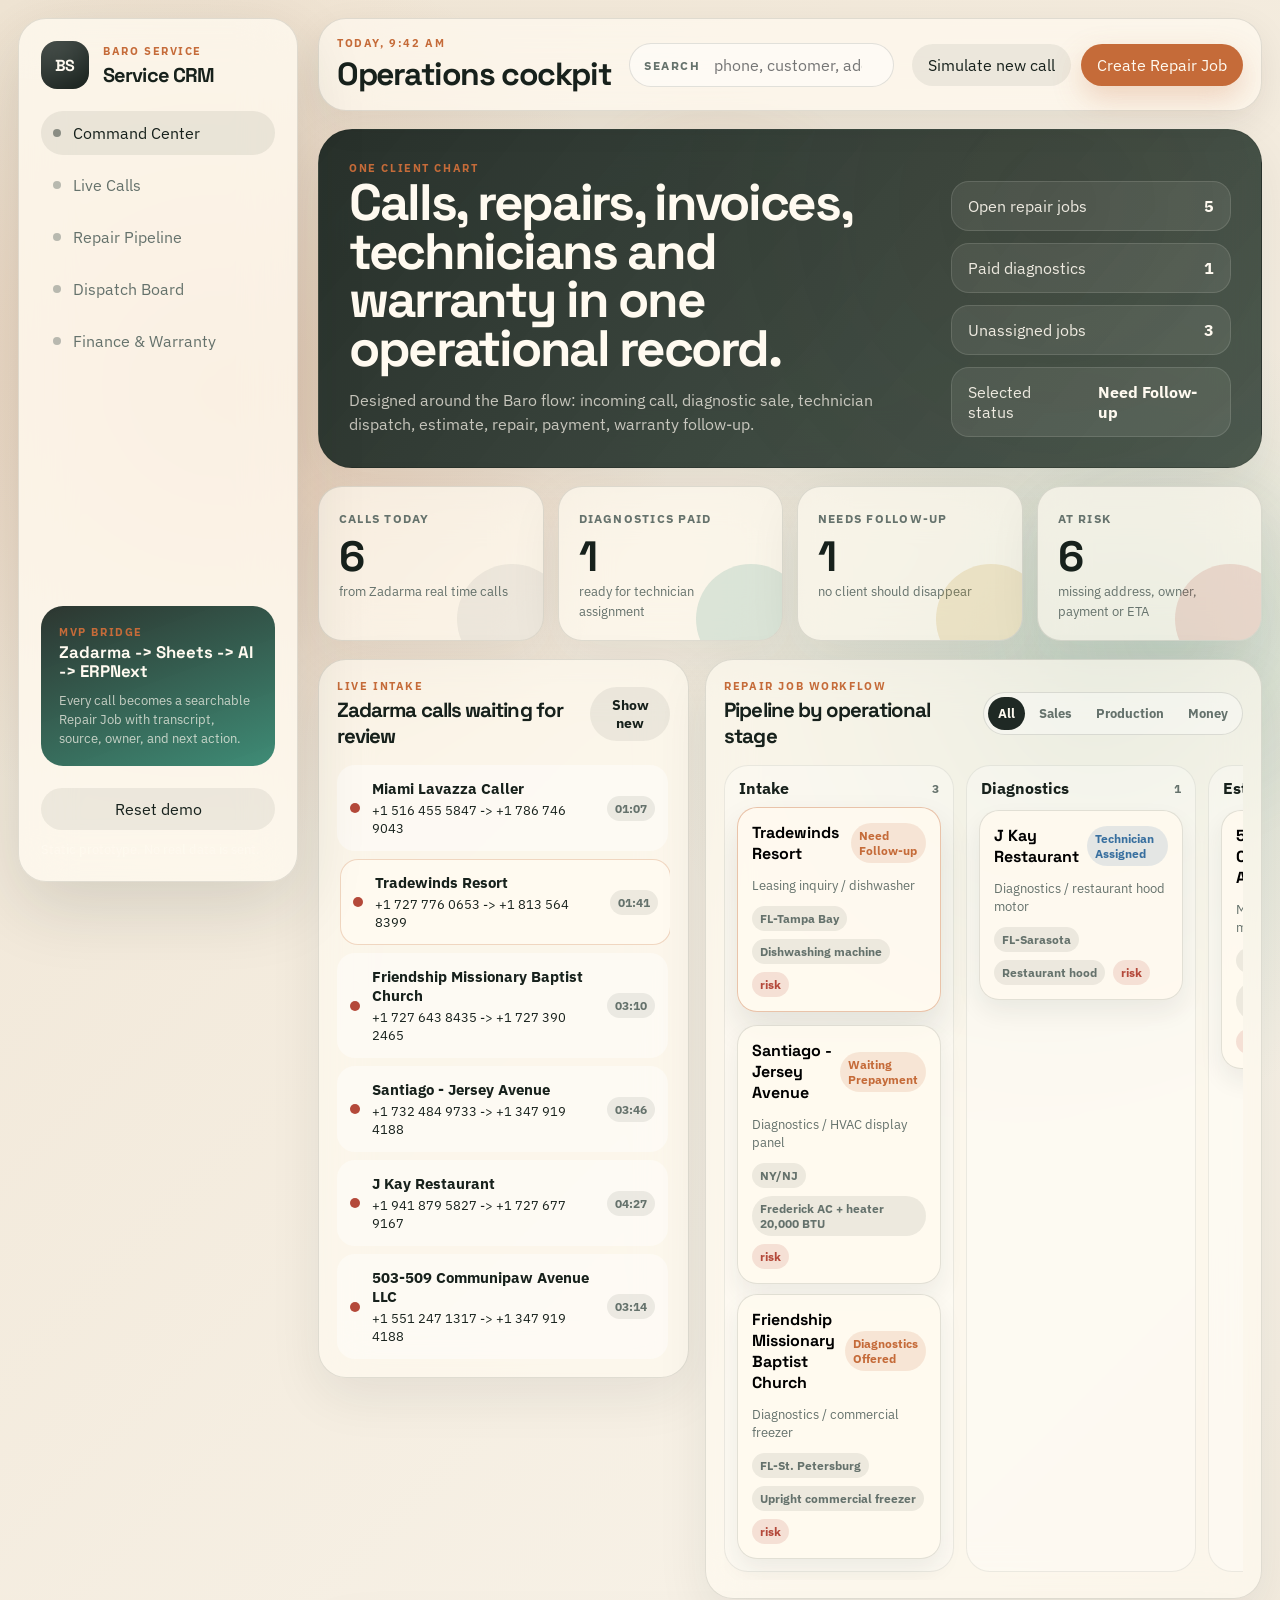
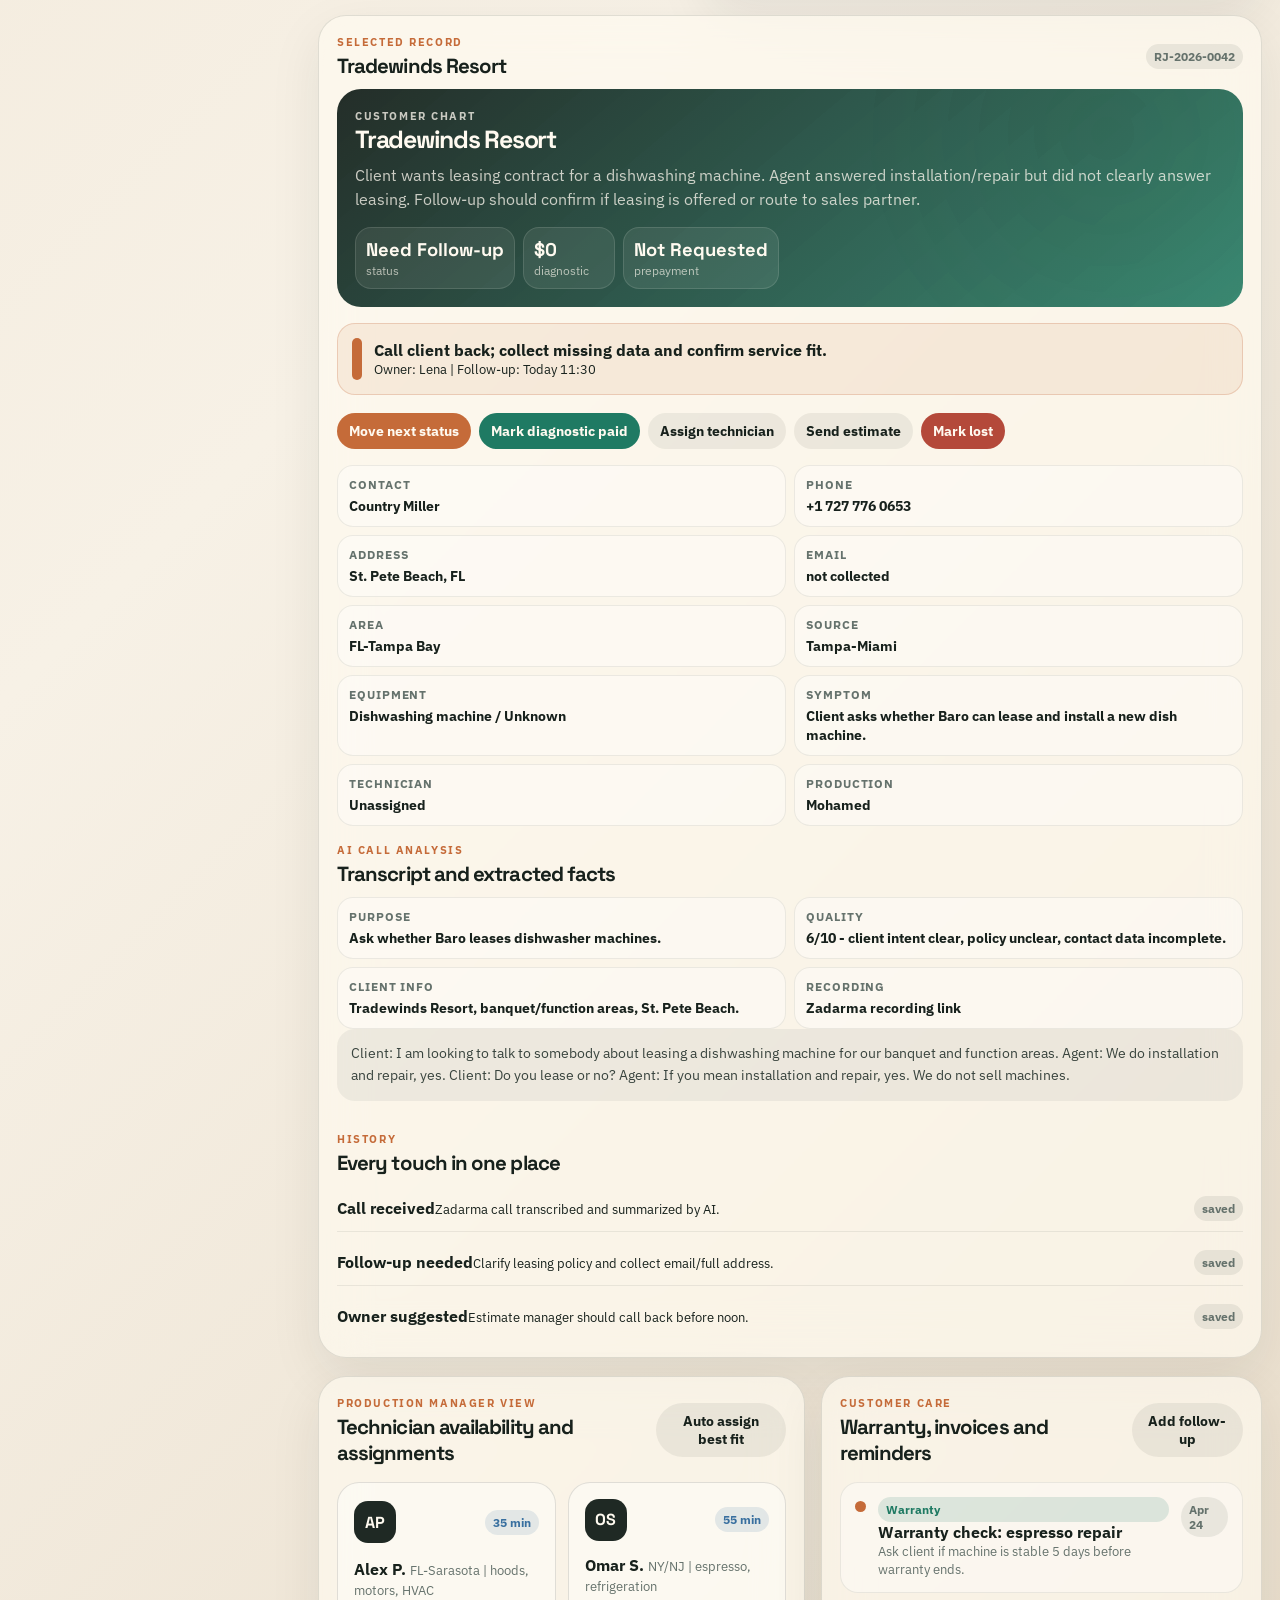
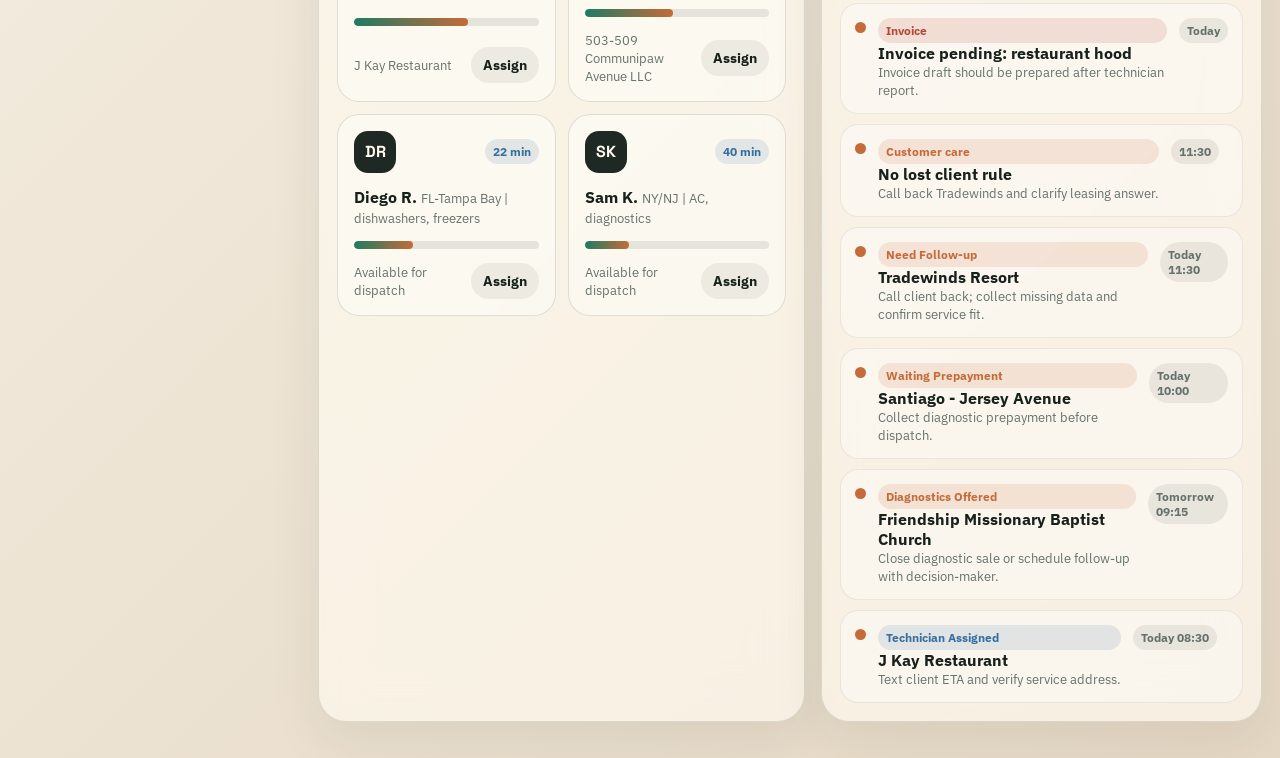
<file: crm-prototype/index.html>
﻿<!doctype html>
<html lang="en">
<head>
  <meta charset="utf-8" />
  <meta name="viewport" content="width=device-width, initial-scale=1" />
  <title>Baro Service CRM Prototype</title>
  <meta name="description" content="Interactive CRM prototype for Baro Service repair operations." />
  <link rel="preconnect" href="https://fonts.googleapis.com" />
  <link rel="preconnect" href="https://fonts.gstatic.com" crossorigin />
  <link href="https://fonts.googleapis.com/css2?family=IBM+Plex+Sans:wght@400;500;600;700&family=Space+Grotesk:wght@500;600;700&display=swap" rel="stylesheet" />
  <link rel="stylesheet" href="styles.css" />
</head>
<body>
  <div class="ambient ambient-one"></div>
  <div class="ambient ambient-two"></div>

  <aside class="sidebar" aria-label="Primary navigation">
    <div class="brand-lockup">
      <div class="brand-mark">BS</div>
      <div>
        <p class="eyebrow">Baro Service</p>
        <h1>Service CRM</h1>
      </div>
    </div>

    <nav class="nav-stack" aria-label="Workspace filters">
      <button class="nav-item active" data-view="all"><span></span> Command Center</button>
      <button class="nav-item" data-view="intake"><span></span> Live Calls</button>
      <button class="nav-item" data-view="pipeline"><span></span> Repair Pipeline</button>
      <button class="nav-item" data-view="dispatch"><span></span> Dispatch Board</button>
      <button class="nav-item" data-view="finance"><span></span> Finance & Warranty</button>
    </nav>

    <div class="integration-card">
      <p class="eyebrow">MVP bridge</p>
      <strong>Zadarma -> Sheets -> AI -> ERPNext</strong>
      <span>Every call becomes a searchable Repair Job with transcript, source, owner, and next action.</span>
    </div>

    <div class="sidebar-footer">
      <button class="ghost-button" id="resetDemo">Reset demo</button>
      <small>Static prototype. No real data is sent.</small>
    </div>
  </aside>

  <main class="app-shell">
    <header class="topbar">
      <div>
        <p class="eyebrow">Today, 9:42 AM</p>
        <h2>Operations cockpit</h2>
      </div>
      <label class="command-search" for="globalSearch">
        <span>Search</span>
        <input id="globalSearch" type="search" placeholder="phone, customer, address, equipment, source" autocomplete="off" />
      </label>
      <div class="topbar-actions">
        <button class="secondary-action" id="simulateCall">Simulate new call</button>
        <button class="primary-action" id="quickCreate">Create Repair Job</button>
      </div>
    </header>

    <section class="hero-strip" aria-label="Business status overview">
      <div class="hero-copy">
        <p class="eyebrow">One client chart</p>
        <h3>Calls, repairs, invoices, technicians and warranty in one operational record.</h3>
        <p>Designed around the Baro flow: incoming call, diagnostic sale, technician dispatch, estimate, repair, payment, warranty follow-up.</p>
      </div>
      <div class="status-ticker" id="statusTicker" aria-live="polite"></div>
    </section>

    <section class="metric-grid" aria-label="Key metrics">
      <article class="metric-panel">
        <span class="metric-label">Calls today</span>
        <strong id="metricCalls">0</strong>
        <small>from Zadarma real time calls</small>
      </article>
      <article class="metric-panel accent">
        <span class="metric-label">Diagnostics paid</span>
        <strong id="metricDiagnostics">0</strong>
        <small>ready for technician assignment</small>
      </article>
      <article class="metric-panel warning">
        <span class="metric-label">Needs follow-up</span>
        <strong id="metricFollowup">0</strong>
        <small>no client should disappear</small>
      </article>
      <article class="metric-panel danger">
        <span class="metric-label">At risk</span>
        <strong id="metricRisk">0</strong>
        <small>missing address, owner, payment or ETA</small>
      </article>
    </section>

    <section class="workspace-grid">
      <section class="intake-panel module-panel" data-section="intake">
        <div class="section-heading">
          <div>
            <p class="eyebrow">Live intake</p>
            <h3>Zadarma calls waiting for review</h3>
          </div>
          <button class="text-button" id="showOnlyNew">Show new</button>
        </div>
        <div class="call-list" id="callList"></div>
      </section>

      <section class="pipeline-panel module-panel" data-section="pipeline">
        <div class="section-heading">
          <div>
            <p class="eyebrow">Repair Job workflow</p>
            <h3>Pipeline by operational stage</h3>
          </div>
          <div class="segmented-control" role="tablist" aria-label="Pipeline filter">
            <button class="active" data-stage-filter="all">All</button>
            <button data-stage-filter="sales">Sales</button>
            <button data-stage-filter="production">Production</button>
            <button data-stage-filter="money">Money</button>
          </div>
        </div>
        <div class="kanban" id="kanban"></div>
      </section>

      <aside class="inspector module-panel" data-section="inspector" aria-live="polite">
        <div class="section-heading tight">
          <div>
            <p class="eyebrow">Selected record</p>
            <h3 id="inspectorTitle">Customer chart</h3>
          </div>
          <span class="record-id" id="recordId">RJ-2026-0001</span>
        </div>
        <div id="inspectorContent"></div>
      </aside>
    </section>

    <section class="lower-grid">
      <section class="dispatch-board module-panel" data-section="dispatch">
        <div class="section-heading">
          <div>
            <p class="eyebrow">Production manager view</p>
            <h3>Technician availability and assignments</h3>
          </div>
          <button class="text-button" id="autoAssign">Auto assign best fit</button>
        </div>
        <div class="tech-grid" id="techGrid"></div>
      </section>

      <section class="followup-board module-panel" data-section="finance">
        <div class="section-heading">
          <div>
            <p class="eyebrow">Customer care</p>
            <h3>Warranty, invoices and reminders</h3>
          </div>
          <button class="text-button" id="addFollowup">Add follow-up</button>
        </div>
        <div class="timeline" id="followupTimeline"></div>
      </section>
    </section>
  </main>

  <div class="toast" id="toast" role="status" aria-live="polite"></div>

  <template id="callTemplate">
    <button class="call-row" type="button">
      <span class="call-pulse"></span>
      <span class="call-main">
        <strong></strong>
        <small></small>
      </span>
      <span class="call-meta"></span>
    </button>
  </template>

  <script src="app.js"></script>
</body>
</html>
</file>
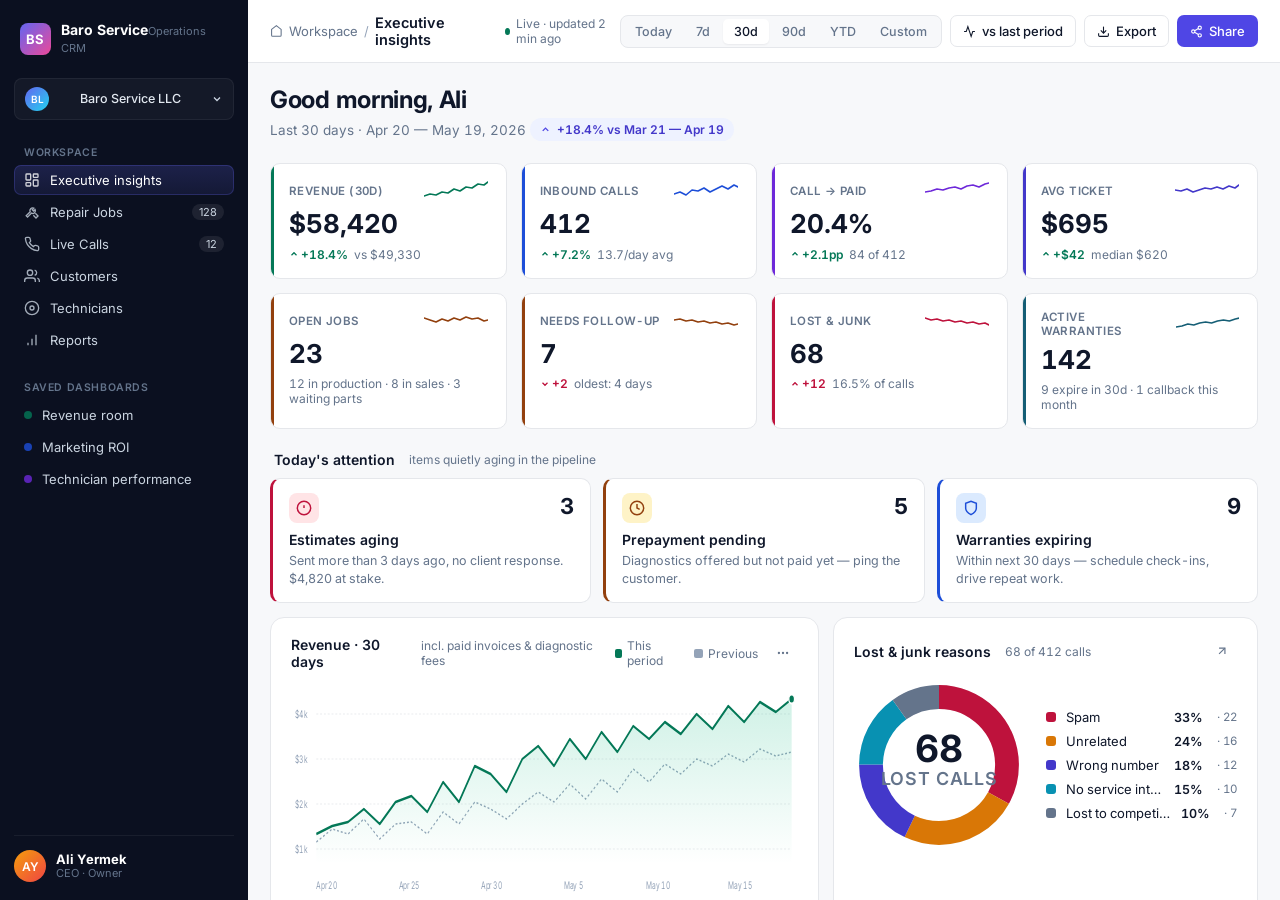
<file: crm-prototype/executive-insights.html>
<!doctype html>
<html lang="en">
<head>
<meta charset="utf-8" />
<meta name="viewport" content="width=device-width, initial-scale=1, viewport-fit=cover" />
<meta name="color-scheme" content="light dark" />
<meta name="theme-color" content="#0b1020" />
<title>Baro CRM - Executive Insights</title>
<link rel="preconnect" href="https://fonts.googleapis.com" />
<link rel="preconnect" href="https://fonts.gstatic.com" crossorigin />
<link href="https://fonts.googleapis.com/css2?family=Inter:wght@400;500;600;700;800&family=JetBrains+Mono:wght@500&display=swap" rel="stylesheet" />
<style>
  :root {
    --bg: #f7f8fa;
    --surface: #ffffff;
    --surface-2: #f1f3f6;
    --border: #e5e7eb;
    --border-strong: #d4d7dc;
    --text: #0f172a;
    --text-muted: #64748b;
    --text-faint: #94a3b8;
    --brand: #4f46e5;
    --brand-50: #eef2ff;
    --brand-100: #e0e7ff;
    --brand-700: #4338ca;
    --sidebar-bg: #0b1020;
    --sidebar-bg-2: #111733;
    --sidebar-text: #cbd5e1;
    --sidebar-text-muted: #64748b;

    --c-blue: #1d4ed8;    --c-blue-bg: #dbeafe;
    --c-cyan: #155e75;    --c-cyan-bg: #cffafe;
    --c-emerald: #047857; --c-emerald-bg: #d1fae5;
    --c-amber: #92400e;   --c-amber-bg: #fef3c7;
    --c-indigo: #4338ca;  --c-indigo-bg: #e0e7ff;
    --c-rose: #be123c;    --c-rose-bg: #ffe4e6;
    --c-slate: #334155;   --c-slate-bg: #e2e8f0;
    --c-violet: #6d28d9;  --c-violet-bg: #ede9fe;

    --radius-sm: 6px;
    --radius: 10px;
    --radius-lg: 14px;
    --shadow-sm: 0 1px 2px rgba(15,23,42,.06);
    --shadow: 0 4px 12px rgba(15,23,42,.06), 0 1px 2px rgba(15,23,42,.04);
    --shadow-lg: 0 20px 40px -12px rgba(15,23,42,.18);
  }

  *, *::before, *::after { box-sizing: border-box; }
  html, body { margin: 0; padding: 0; height: 100%; }
  body {
    font-family: 'Inter', -apple-system, BlinkMacSystemFont, 'Segoe UI', sans-serif;
    font-size: 14px;
    color: var(--text);
    background: var(--bg);
    overflow: hidden;
    font-variant-numeric: tabular-nums;
  }
  button { font-family: inherit; cursor: pointer; border: none; background: none; color: inherit; }
  input, select { font-family: inherit; }
  :focus-visible { outline: 2px solid var(--brand); outline-offset: 2px; border-radius: 6px; }
  .sr-only { position: absolute; width: 1px; height: 1px; padding: 0; margin: -1px; overflow: hidden; clip: rect(0,0,0,0); white-space: nowrap; border: 0; }
  .skip-link { position: absolute; top: -100px; left: 12px; background: var(--brand); color: white; padding: 8px 14px; border-radius: 8px; font-weight: 600; font-size: 13px; z-index: 1000; transition: top 0.15s; }
  .skip-link:focus { top: 12px; }
  @media (prefers-reduced-motion: reduce) {
    *, *::before, *::after { animation-duration: 0.01ms !important; transition-duration: 0.01ms !important; }
  }
  ::-webkit-scrollbar { width: 10px; height: 10px; }
  ::-webkit-scrollbar-track { background: transparent; }
  ::-webkit-scrollbar-thumb { background: #cbd5e1; border-radius: 10px; border: 2px solid var(--bg); }
  ::-webkit-scrollbar-thumb:hover { background: #94a3b8; }

  .app { display: grid; grid-template-columns: 248px 1fr; height: 100vh; }

  /* ============ SIDEBAR ============ */
  .sidebar { background: var(--sidebar-bg); color: var(--sidebar-text); display: flex; flex-direction: column; padding: 18px 14px; gap: 18px; }
  .brand { display: flex; align-items: center; gap: 10px; padding: 4px 6px; }
  .brand-mark { width: 32px; height: 32px; background: linear-gradient(135deg, #6366f1, #ec4899); border-radius: 8px; display: grid; place-items: center; color: white; font-weight: 700; font-size: 13px; }
  .brand-text { line-height: 1.2; }
  .brand-text strong { color: #fff; font-size: 14px; }
  .brand-text small { color: var(--sidebar-text-muted); font-size: 11px; }
  .workspace-switcher { display: flex; align-items: center; gap: 10px; padding: 8px 10px; background: rgba(255,255,255,0.04); border: 1px solid rgba(255,255,255,0.06); border-radius: 8px; cursor: pointer; }
  .workspace-switcher:hover { background: rgba(255,255,255,0.07); }
  .workspace-switcher .ws-name { flex: 1; font-size: 12.5px; color: #e2e8f0; font-weight: 500; }
  .nav-section { display: flex; flex-direction: column; gap: 2px; }
  .nav-label { font-size: 10.5px; font-weight: 600; color: var(--sidebar-text-muted); text-transform: uppercase; letter-spacing: 0.6px; padding: 8px 10px 4px; }
  .nav-item { display: flex; align-items: center; gap: 10px; padding: 7px 10px; border-radius: 7px; color: var(--sidebar-text); font-size: 13px; transition: background 0.12s, color 0.12s; text-align: left; width: 100%; }
  .nav-item:hover { background: rgba(255,255,255,0.06); color: #fff; }
  .nav-item.active { background: linear-gradient(180deg, rgba(99,102,241,0.20), rgba(99,102,241,0.10)); color: #fff; box-shadow: inset 0 0 0 1px rgba(99,102,241,0.25); }
  .nav-item .icon { width: 16px; height: 16px; opacity: 0.8; flex-shrink: 0; }
  .nav-item .count { margin-left: auto; font-size: 11px; background: rgba(255,255,255,0.08); padding: 1px 7px; border-radius: 10px; }
  .nav-item.active .count { background: rgba(255,255,255,0.16); color: #fff; }
  .sidebar-footer { margin-top: auto; border-top: 1px solid rgba(255,255,255,0.06); padding-top: 14px; display: flex; align-items: center; gap: 10px; }
  .avatar { width: 32px; height: 32px; border-radius: 50%; background: linear-gradient(135deg, #f59e0b, #ef4444); color: white; display: grid; place-items: center; font-weight: 600; font-size: 12px; flex-shrink: 0; }
  .sidebar-footer .user-info { flex: 1; line-height: 1.25; min-width: 0; }
  .sidebar-footer .user-info strong { color: #fff; font-size: 13px; display: block; }
  .sidebar-footer .user-info small { color: var(--sidebar-text-muted); font-size: 11px; display: block; text-overflow: ellipsis; overflow: hidden; white-space: nowrap; }

  /* ============ MAIN ============ */
  .main { display: flex; flex-direction: column; min-width: 0; background: var(--bg); overflow: auto; }

  .topbar { display: flex; align-items: center; gap: 12px; padding: 14px 22px; background: var(--surface); border-bottom: 1px solid var(--border); position: sticky; top: 0; z-index: 10; }
  .breadcrumb { display: flex; align-items: center; gap: 6px; color: var(--text-muted); font-size: 13px; }
  .breadcrumb strong { color: var(--text); font-weight: 600; font-size: 14.5px; }
  .breadcrumb .sep { color: var(--text-faint); }

  .topbar-actions { display: flex; align-items: center; gap: 8px; margin-left: auto; }

  /* date range picker */
  .date-pills { display: inline-flex; background: var(--bg); border: 1px solid var(--border); border-radius: 8px; padding: 3px; gap: 2px; }
  .date-pills button { padding: 5px 11px; border-radius: 5px; font-size: 12.5px; color: var(--text-muted); font-weight: 500; }
  .date-pills button.active { background: var(--surface); color: var(--text); box-shadow: var(--shadow-sm); }

  .btn { display: inline-flex; align-items: center; gap: 6px; padding: 7px 12px; border-radius: 7px; font-size: 13px; font-weight: 500; transition: all 0.15s; border: 1px solid transparent; white-space: nowrap; }
  .btn-ghost { color: var(--text-muted); }
  .btn-ghost:hover { background: var(--surface-2); color: var(--text); }
  .btn-outline { border-color: var(--border); color: var(--text); background: var(--surface); }
  .btn-outline:hover { border-color: var(--border-strong); background: var(--surface-2); }
  .btn-primary { background: var(--brand); color: white; }
  .btn-primary:hover { background: var(--brand-700); }

  .live-dot {
    display: inline-block; width: 7px; height: 7px; border-radius: 50%;
    background: var(--c-emerald);
    box-shadow: 0 0 0 0 rgba(4,120,87,0.5);
    animation: pulse 2s infinite;
  }
  @keyframes pulse {
    0% { box-shadow: 0 0 0 0 rgba(4,120,87,0.5); }
    70% { box-shadow: 0 0 0 8px rgba(4,120,87,0); }
    100% { box-shadow: 0 0 0 0 rgba(4,120,87,0); }
  }

  /* ============ PAGE HEADER ============ */
  .page-head { padding: 22px 22px 8px; display: flex; align-items: flex-end; justify-content: space-between; gap: 22px; flex-wrap: wrap; }
  .page-head h1 { margin: 0; font-size: 24px; font-weight: 700; letter-spacing: -0.3px; }
  .page-head .subtitle { color: var(--text-muted); font-size: 13.5px; margin-top: 4px; }
  .compare-pill { display: inline-flex; align-items: center; gap: 6px; padding: 4px 10px; background: var(--brand-50); color: var(--brand-700); border-radius: 999px; font-size: 12px; font-weight: 600; }
  .compare-pill svg { color: var(--brand); }

  /* ============ KPI CARDS ============ */
  .kpi-grid { display: grid; grid-template-columns: repeat(4, 1fr); gap: 14px; padding: 14px 22px 22px; }
  .kpi {
    background: var(--surface); border: 1px solid var(--border); border-radius: var(--radius);
    padding: 16px 18px; display: flex; flex-direction: column; gap: 8px;
    transition: border-color 0.15s, transform 0.15s, box-shadow 0.15s;
    position: relative; overflow: hidden;
  }
  .kpi:hover { border-color: var(--border-strong); transform: translateY(-1px); box-shadow: var(--shadow); }
  .kpi::before { content: ""; position: absolute; left: 0; top: 0; bottom: 0; width: 3px; background: var(--c-slate); }
  .kpi.revenue::before  { background: var(--c-emerald); }
  .kpi.calls::before    { background: var(--c-blue); }
  .kpi.conv::before     { background: var(--c-violet); }
  .kpi.ticket::before   { background: var(--c-indigo); }
  .kpi.active::before   { background: var(--c-amber); }
  .kpi.lost::before     { background: var(--c-rose); }
  .kpi.warranty::before { background: var(--c-cyan); }
  .kpi.followup::before { background: var(--c-amber); }
  .kpi-row { display: flex; align-items: center; justify-content: space-between; gap: 8px; }
  .kpi-label { font-size: 11.5px; font-weight: 600; color: var(--text-muted); text-transform: uppercase; letter-spacing: 0.4px; }
  .kpi-value { font-size: 26px; font-weight: 700; line-height: 1.1; }
  .kpi-foot { font-size: 12px; color: var(--text-muted); display: flex; align-items: center; gap: 6px; }
  .delta { display: inline-flex; align-items: center; gap: 2px; font-weight: 600; font-size: 12px; }
  .delta.up { color: var(--c-emerald); }
  .delta.down { color: var(--c-rose); }
  .delta svg { display: block; }
  .spark { color: var(--c-emerald); }
  .kpi.calls .spark { color: var(--c-blue); }
  .kpi.conv .spark { color: var(--c-violet); }
  .kpi.ticket .spark { color: var(--c-indigo); }
  .kpi.lost .spark { color: var(--c-rose); }
  .kpi.active .spark, .kpi.followup .spark { color: var(--c-amber); }
  .kpi.warranty .spark { color: var(--c-cyan); }

  /* ============ CARD ============ */
  .card { background: var(--surface); border: 1px solid var(--border); border-radius: var(--radius-lg); padding: 18px 20px; }
  .card-head { display: flex; align-items: center; gap: 10px; margin-bottom: 14px; }
  .card-head h3 { margin: 0; font-size: 14px; font-weight: 600; color: var(--text); }
  .card-head .sub { color: var(--text-muted); font-size: 12px; margin-left: 4px; }
  .card-head .actions { margin-left: auto; display: flex; gap: 4px; }
  .icon-btn { width: 30px; height: 30px; border-radius: 6px; display: grid; place-items: center; color: var(--text-muted); transition: all 0.12s; }
  .icon-btn:hover { background: var(--surface-2); color: var(--text); }

  .grid-1 { padding: 0 22px 14px; }
  .grid-2 { display: grid; grid-template-columns: 1.55fr 1fr; gap: 14px; padding: 0 22px 14px; }
  .grid-2b { display: grid; grid-template-columns: 1fr 1fr; gap: 14px; padding: 0 22px 14px; }
  .grid-3 { display: grid; grid-template-columns: 1.4fr 1fr; gap: 14px; padding: 0 22px 14px; }

  /* ============ REVENUE CHART ============ */
  .chart-legend { display: flex; gap: 14px; margin-left: auto; font-size: 12px; color: var(--text-muted); }
  .chart-legend .ll { display: inline-flex; align-items: center; gap: 5px; }
  .chart-legend .swatch { width: 9px; height: 9px; border-radius: 2px; }
  .chart-svg { width: 100%; height: 220px; display: block; }
  .chart-svg .grid-line { stroke: var(--border); stroke-width: 1; stroke-dasharray: 3 3; }
  .chart-svg .axis-label { fill: var(--text-faint); font-size: 10.5px; font-family: 'Inter', sans-serif; }
  .chart-svg .area { fill: url(#emeraldGrad); opacity: 0.7; }
  .chart-svg .line { fill: none; stroke: var(--c-emerald); stroke-width: 2.5; stroke-linejoin: round; }
  .chart-svg .line-compare { fill: none; stroke: var(--text-faint); stroke-width: 1.5; stroke-dasharray: 3 3; }
  .chart-svg .point { fill: var(--c-emerald); stroke: white; stroke-width: 2; }
  .chart-summary { display: grid; grid-template-columns: repeat(3, 1fr); gap: 14px; margin-top: 16px; padding-top: 14px; border-top: 1px solid var(--border); }
  .chart-summary .cs { line-height: 1.3; }
  .chart-summary .cs .ks { font-size: 11.5px; color: var(--text-muted); text-transform: uppercase; letter-spacing: 0.4px; font-weight: 600; }
  .chart-summary .cs .vs { font-size: 18px; font-weight: 700; margin-top: 2px; }
  .chart-summary .cs .sub { font-size: 11.5px; color: var(--text-muted); }

  /* ============ FUNNEL ============ */
  .funnel { display: flex; flex-direction: column; gap: 6px; }
  .funnel-step { display: grid; grid-template-columns: 180px 1fr 110px; align-items: center; gap: 14px; padding: 6px 0; }
  .funnel-step .label { display: flex; align-items: center; gap: 8px; font-size: 13px; }
  .funnel-step .label .step-no { width: 22px; height: 22px; border-radius: 50%; background: var(--surface-2); display: grid; place-items: center; font-size: 11px; font-weight: 700; color: var(--text-muted); }
  .funnel-bar-wrap { background: var(--surface-2); border-radius: 6px; height: 32px; overflow: hidden; position: relative; }
  .funnel-bar { height: 100%; background: linear-gradient(90deg, var(--c-emerald), #34d399); display: flex; align-items: center; padding-left: 12px; color: white; font-weight: 600; font-size: 13px; transition: width 0.6s cubic-bezier(0.22,1,0.36,1); }
  .funnel-bar.b-blue    { background: linear-gradient(90deg, var(--c-blue),    #60a5fa); }
  .funnel-bar.b-cyan    { background: linear-gradient(90deg, var(--c-cyan),    #22d3ee); }
  .funnel-bar.b-emerald { background: linear-gradient(90deg, var(--c-emerald), #34d399); }
  .funnel-bar.b-violet  { background: linear-gradient(90deg, var(--c-violet),  #a78bfa); }
  .funnel-bar.b-indigo  { background: linear-gradient(90deg, var(--c-indigo),  #818cf8); }
  .funnel-bar.b-amber   { background: linear-gradient(90deg, var(--c-amber),   #fbbf24); }
  .funnel-step .meta { font-size: 12px; color: var(--text-muted); text-align: right; }
  .funnel-step .meta .conv { font-weight: 600; color: var(--text); }
  .funnel-step .meta .drop { color: var(--c-rose); font-size: 11.5px; display: block; }

  /* ============ DONUT ============ */
  .donut-wrap { display: flex; align-items: center; gap: 22px; }
  .donut-svg { width: 170px; height: 170px; flex-shrink: 0; }
  .donut-center text { font-family: 'Inter'; font-weight: 700; fill: var(--text); text-anchor: middle; }
  .donut-center .total { font-size: 22px; }
  .donut-center .lbl { font-size: 10.5px; fill: var(--text-muted); text-transform: uppercase; letter-spacing: 0.4px; font-weight: 600; }
  .donut-legend { flex: 1; display: flex; flex-direction: column; gap: 8px; min-width: 0; }
  .donut-legend .ll { display: flex; align-items: center; gap: 10px; font-size: 13px; }
  .donut-legend .swatch { width: 10px; height: 10px; border-radius: 3px; flex-shrink: 0; }
  .donut-legend .name { flex: 1; color: var(--text); overflow: hidden; text-overflow: ellipsis; white-space: nowrap; }
  .donut-legend .pct { font-weight: 600; color: var(--text); font-size: 12.5px; }
  .donut-legend .ct { color: var(--text-muted); font-size: 11.5px; margin-left: 4px; }

  /* ============ TABLES ============ */
  .data-table { width: 100%; border-collapse: separate; border-spacing: 0; font-size: 13px; }
  .data-table thead th { text-align: left; padding: 8px 10px; font-size: 11px; font-weight: 600; color: var(--text-muted); text-transform: uppercase; letter-spacing: 0.4px; border-bottom: 1px solid var(--border); white-space: nowrap; }
  .data-table tbody td { padding: 11px 10px; border-bottom: 1px solid var(--border); }
  .data-table tbody tr:last-child td { border-bottom: none; }
  .data-table .right { text-align: right; }
  .data-table .num { font-variant-numeric: tabular-nums; }
  .data-table .src-name { display: flex; align-items: center; gap: 8px; }
  .data-table .src-name .src-dot { width: 8px; height: 8px; border-radius: 50%; flex-shrink: 0; }

  /* horizontal bar in table */
  .hbar { height: 6px; background: var(--surface-2); border-radius: 3px; overflow: hidden; min-width: 60px; max-width: 140px; }
  .hbar-fill { height: 100%; background: var(--c-emerald); border-radius: 3px; transition: width 0.5s; }
  .hbar-fill.b-blue { background: var(--c-blue); }
  .hbar-fill.b-violet { background: var(--c-violet); }
  .hbar-fill.b-amber { background: var(--c-amber); }
  .hbar-fill.b-rose { background: var(--c-rose); }
  .hbar-fill.b-indigo { background: var(--c-indigo); }
  .hbar-fill.b-cyan { background: var(--c-cyan); }

  .roi-tag { display: inline-flex; align-items: center; padding: 2px 8px; border-radius: 999px; font-size: 11.5px; font-weight: 600; }
  .roi-tag.good { background: var(--c-emerald-bg); color: var(--c-emerald); }
  .roi-tag.med  { background: var(--c-amber-bg);   color: var(--c-amber); }
  .roi-tag.bad  { background: var(--c-rose-bg);    color: var(--c-rose); }

  /* ============ LEADERBOARD ============ */
  .lead-row { display: grid; grid-template-columns: 32px 38px 1fr auto; align-items: center; gap: 12px; padding: 12px 0; border-bottom: 1px solid var(--border); }
  .lead-row:last-child { border-bottom: none; }
  .lead-rank { font-family: 'JetBrains Mono', monospace; font-size: 13px; font-weight: 700; color: var(--text-muted); text-align: center; }
  .lead-rank.gold { color: #d97706; }
  .lead-rank.silver { color: #64748b; }
  .lead-rank.bronze { color: #b45309; }
  .lead-name { font-weight: 600; font-size: 13.5px; }
  .lead-meta { display: flex; gap: 12px; font-size: 11.5px; color: var(--text-muted); margin-top: 2px; }
  .lead-meta .pos { color: var(--text); }
  .lead-bar-wrap { width: 120px; }
  .lead-bar-value { font-size: 13px; font-weight: 700; color: var(--text); margin-bottom: 3px; text-align: right; }
  .lead-bar { height: 5px; background: var(--surface-2); border-radius: 3px; overflow: hidden; }
  .lead-bar-fill { height: 100%; background: linear-gradient(90deg, var(--c-emerald), #34d399); border-radius: 3px; }

  /* ============ ATTENTION ============ */
  .attention-grid { display: grid; grid-template-columns: repeat(3, 1fr); gap: 12px; }
  .att {
    background: var(--surface); border: 1px solid var(--border); border-radius: var(--radius);
    padding: 14px 16px; position: relative; cursor: pointer; transition: all 0.15s;
    border-left: 3px solid var(--c-amber);
  }
  .att:hover { transform: translateY(-1px); box-shadow: var(--shadow); }
  .att.danger { border-left-color: var(--c-rose); }
  .att.info { border-left-color: var(--c-blue); }
  .att .att-icon {
    width: 30px; height: 30px; border-radius: 8px;
    background: var(--c-amber-bg); color: var(--c-amber);
    display: grid; place-items: center;
    margin-bottom: 8px;
  }
  .att.danger .att-icon { background: var(--c-rose-bg); color: var(--c-rose); }
  .att.info .att-icon { background: var(--c-blue-bg); color: var(--c-blue); }
  .att h4 { margin: 0 0 4px; font-size: 14px; font-weight: 600; }
  .att .att-desc { font-size: 12.5px; color: var(--text-muted); line-height: 1.45; }
  .att .att-count { position: absolute; top: 14px; right: 16px; font-size: 22px; font-weight: 700; color: var(--text); }

  /* ============ CITIES ============ */
  .city-list { display: flex; flex-direction: column; gap: 10px; }
  .city-row { display: grid; grid-template-columns: 24px 1fr auto; align-items: center; gap: 12px; padding: 6px 0; }
  .city-flag { width: 24px; height: 24px; border-radius: 6px; background: linear-gradient(135deg, var(--c-blue), var(--c-cyan)); display: grid; place-items: center; color: white; font-size: 11px; font-weight: 700; flex-shrink: 0; }
  .city-info .name { font-weight: 600; font-size: 13.5px; }
  .city-info .sub { font-size: 11.5px; color: var(--text-muted); margin-top: 1px; }
  .city-info .citybar { height: 4px; background: var(--surface-2); border-radius: 2px; margin-top: 6px; overflow: hidden; }
  .city-info .citybar-fill { height: 100%; background: linear-gradient(90deg, var(--c-blue), var(--c-cyan)); border-radius: 2px; }
  .city-value { text-align: right; min-width: 80px; }
  .city-value .v { font-weight: 700; font-size: 14px; font-variant-numeric: tabular-nums; }
  .city-value .s { font-size: 11px; color: var(--text-muted); }

  /* ============ ACTIVITY ============ */
  .activity { display: flex; flex-direction: column; }
  .act-row { display: grid; grid-template-columns: 32px 1fr auto; align-items: flex-start; gap: 12px; padding: 12px 0; border-bottom: 1px dashed var(--border); }
  .act-row:last-child { border-bottom: none; }
  .act-icon { width: 32px; height: 32px; border-radius: 8px; display: grid; place-items: center; flex-shrink: 0; }
  .act-icon.paid { background: var(--c-emerald-bg); color: var(--c-emerald); }
  .act-icon.estimate { background: var(--c-cyan-bg); color: var(--c-cyan); }
  .act-icon.lost { background: var(--c-rose-bg); color: var(--c-rose); }
  .act-icon.call { background: var(--c-blue-bg); color: var(--c-blue); }
  .act-icon.warranty { background: var(--c-violet-bg); color: var(--c-violet); }
  .act-icon.tech { background: var(--c-indigo-bg); color: var(--c-indigo); }
  .act-text { font-size: 13px; line-height: 1.45; }
  .act-text strong { color: var(--text); font-weight: 600; }
  .act-time { font-size: 11.5px; color: var(--text-muted); white-space: nowrap; margin-top: 2px; }

  /* ============ RESPONSIVE ============ */
  @media (max-width: 1400px) {
    .kpi-grid { grid-template-columns: repeat(4, 1fr); }
  }
  @media (max-width: 1180px) {
    .kpi-grid { grid-template-columns: repeat(2, 1fr); }
    .grid-2, .grid-2b, .grid-3 { grid-template-columns: 1fr; }
    .attention-grid { grid-template-columns: 1fr; }
  }
  @media (max-width: 980px) {
    .app { grid-template-columns: 64px 1fr; }
    .sidebar .nav-label, .sidebar .brand-text, .sidebar .workspace-switcher .ws-name, .sidebar .nav-item span:not(.icon):not(.count), .sidebar-footer .user-info { display: none; }
    .nav-item { justify-content: center; }
  }
</style>
</head>
<body>
<a href="#mainContent" class="skip-link">Skip to main content</a>

<div class="app">

  <!-- ===================== SIDEBAR ===================== -->
  <aside class="sidebar" aria-label="Primary navigation">
    <div class="brand">
      <div class="brand-mark">BS</div>
      <div class="brand-text"><strong>Baro Service</strong><small>Operations CRM</small></div>
    </div>

    <button class="workspace-switcher">
      <div class="avatar" aria-hidden="true" style="width:24px;height:24px;font-size:10px;background:linear-gradient(135deg,#6366f1,#22d3ee);">BL</div>
      <div class="ws-name">Baro Service LLC</div>
      <svg width="12" height="12" viewBox="0 0 24 24" fill="none" stroke="currentColor" stroke-width="2.5" aria-hidden="true"><polyline points="6 9 12 15 18 9"/></svg>
    </button>

    <div class="nav-section">
      <div class="nav-label">Workspace</div>
      <button class="nav-item active">
        <svg class="icon" viewBox="0 0 24 24" fill="none" stroke="currentColor" stroke-width="2"><rect x="3" y="3" width="7" height="9" rx="1"/><rect x="14" y="3" width="7" height="5" rx="1"/><rect x="14" y="12" width="7" height="9" rx="1"/><rect x="3" y="16" width="7" height="5" rx="1"/></svg>
        <span>Executive insights</span>
      </button>
      <button class="nav-item">
        <svg class="icon" viewBox="0 0 24 24" fill="none" stroke="currentColor" stroke-width="2"><path d="M14.7 6.3a4 4 0 0 0-5.4 5.4l-6 6 2 2 6-6a4 4 0 0 0 5.4-5.4l-2.3 2.3-2-2 2.3-2.3z"/><path d="m17 14 4 4-3 3-4-4"/></svg>
        <span>Repair Jobs</span><span class="count">128</span>
      </button>
      <button class="nav-item">
        <svg class="icon" viewBox="0 0 24 24" fill="none" stroke="currentColor" stroke-width="2"><path d="M22 16.92v3a2 2 0 0 1-2.18 2 19.79 19.79 0 0 1-8.63-3.07 19.5 19.5 0 0 1-6-6 19.79 19.79 0 0 1-3.07-8.67A2 2 0 0 1 4.11 2h3a2 2 0 0 1 2 1.72c.13.96.37 1.9.72 2.81a2 2 0 0 1-.45 2.11L8.09 9.91a16 16 0 0 0 6 6l1.27-1.27a2 2 0 0 1 2.11-.45c.91.35 1.85.59 2.81.72A2 2 0 0 1 22 16.92z"/></svg>
        <span>Live Calls</span><span class="count">12</span>
      </button>
      <button class="nav-item">
        <svg class="icon" viewBox="0 0 24 24" fill="none" stroke="currentColor" stroke-width="2"><path d="M17 21v-2a4 4 0 0 0-4-4H5a4 4 0 0 0-4 4v2"/><circle cx="9" cy="7" r="4"/><path d="M23 21v-2a4 4 0 0 0-3-3.87"/><path d="M16 3.13a4 4 0 0 1 0 7.75"/></svg>
        <span>Customers</span>
      </button>
      <button class="nav-item">
        <svg class="icon" viewBox="0 0 24 24" fill="none" stroke="currentColor" stroke-width="2"><circle cx="12" cy="12" r="10"/><circle cx="12" cy="12" r="3"/></svg>
        <span>Technicians</span>
      </button>
      <button class="nav-item">
        <svg class="icon" viewBox="0 0 24 24" fill="none" stroke="currentColor" stroke-width="2"><line x1="12" y1="20" x2="12" y2="10"/><line x1="18" y1="20" x2="18" y2="4"/><line x1="6" y1="20" x2="6" y2="16"/></svg>
        <span>Reports</span>
      </button>
    </div>

    <div class="nav-section">
      <div class="nav-label">Saved dashboards</div>
      <button class="nav-item">
        <span class="icon" style="width:8px;height:8px;background:var(--c-emerald);border-radius:50%;"></span>
        <span>Revenue room</span>
      </button>
      <button class="nav-item">
        <span class="icon" style="width:8px;height:8px;background:var(--c-blue);border-radius:50%;"></span>
        <span>Marketing ROI</span>
      </button>
      <button class="nav-item">
        <span class="icon" style="width:8px;height:8px;background:var(--c-violet);border-radius:50%;"></span>
        <span>Technician performance</span>
      </button>
    </div>

    <div class="sidebar-footer">
      <div class="avatar" aria-hidden="true">AY</div>
      <div class="user-info">
        <strong>Ali Yermek</strong>
        <small>CEO · Owner</small>
      </div>
    </div>
  </aside>

  <!-- ===================== MAIN ===================== -->
  <main class="main" id="mainContent">

    <!-- TOPBAR -->
    <header class="topbar">
      <nav class="breadcrumb" aria-label="Breadcrumb">
        <svg width="14" height="14" viewBox="0 0 24 24" fill="none" stroke="currentColor" stroke-width="2" aria-hidden="true"><path d="m3 9 9-7 9 7v11a2 2 0 0 1-2 2H5a2 2 0 0 1-2-2z"/></svg>
        <span>Workspace</span>
        <span class="sep" aria-hidden="true">/</span>
        <strong aria-current="page">Executive insights</strong>
      </nav>

      <div class="topbar-actions">
        <div style="display:flex;align-items:center;gap:6px;font-size:12px;color:var(--text-muted);">
          <span class="live-dot" aria-hidden="true"></span>
          <span>Live · updated 2 min ago</span>
        </div>

        <div class="date-pills" role="tablist" aria-label="Date range">
          <button>Today</button>
          <button>7d</button>
          <button class="active">30d</button>
          <button>90d</button>
          <button>YTD</button>
          <button>Custom</button>
        </div>

        <button class="btn btn-outline" aria-label="Compare period">
          <svg width="13" height="13" viewBox="0 0 24 24" fill="none" stroke="currentColor" stroke-width="2" aria-hidden="true"><polyline points="22 12 18 12 15 21 9 3 6 12 2 12"/></svg>
          vs last period
        </button>

        <button class="btn btn-outline" aria-label="Export PDF">
          <svg width="13" height="13" viewBox="0 0 24 24" fill="none" stroke="currentColor" stroke-width="2" aria-hidden="true"><path d="M21 15v4a2 2 0 0 1-2 2H5a2 2 0 0 1-2-2v-4"/><polyline points="7 10 12 15 17 10"/><line x1="12" y1="15" x2="12" y2="3"/></svg>
          Export
        </button>

        <button class="btn btn-primary" aria-label="Share dashboard">
          <svg width="13" height="13" viewBox="0 0 24 24" fill="none" stroke="currentColor" stroke-width="2" aria-hidden="true"><circle cx="18" cy="5" r="3"/><circle cx="6" cy="12" r="3"/><circle cx="18" cy="19" r="3"/><line x1="8.59" y1="13.51" x2="15.42" y2="17.49"/><line x1="15.41" y1="6.51" x2="8.59" y2="10.49"/></svg>
          Share
        </button>
      </div>
    </header>

    <!-- PAGE HEADER -->
    <div class="page-head">
      <div>
        <h1>Good morning, Ali</h1>
        <div class="subtitle">Last 30 days · Apr 20 — May 19, 2026 <span class="compare-pill"><svg width="11" height="11" viewBox="0 0 24 24" fill="none" stroke="currentColor" stroke-width="3" aria-hidden="true"><polyline points="18 15 12 9 6 15"/></svg> +18.4% vs Mar 21 — Apr 19</span></div>
      </div>
    </div>

    <!-- KPI CARDS -->
    <section class="kpi-grid" aria-label="Key metrics">

      <article class="kpi revenue">
        <div class="kpi-row">
          <span class="kpi-label">Revenue (30d)</span>
          <svg class="spark" width="64" height="22" viewBox="0 0 64 22" aria-hidden="true">
            <polyline fill="none" stroke="currentColor" stroke-width="1.6" stroke-linecap="round" stroke-linejoin="round"
              points="0,16 6,14 12,15 18,12 24,13 30,9 36,11 42,7 48,8 54,4 60,5 64,2"/>
          </svg>
        </div>
        <div class="kpi-value">$58,420</div>
        <div class="kpi-foot">
          <span class="delta up"><svg width="10" height="10" viewBox="0 0 24 24" fill="none" stroke="currentColor" stroke-width="3"><polyline points="18 15 12 9 6 15"/></svg>+18.4%</span>
          <span>vs $49,330</span>
        </div>
      </article>

      <article class="kpi calls">
        <div class="kpi-row">
          <span class="kpi-label">Inbound calls</span>
          <svg class="spark" width="64" height="22" viewBox="0 0 64 22" aria-hidden="true">
            <polyline fill="none" stroke="currentColor" stroke-width="1.6" stroke-linecap="round" stroke-linejoin="round"
              points="0,14 6,12 12,15 18,10 24,11 30,8 36,12 42,9 48,6 54,9 60,5 64,7"/>
          </svg>
        </div>
        <div class="kpi-value">412</div>
        <div class="kpi-foot">
          <span class="delta up"><svg width="10" height="10" viewBox="0 0 24 24" fill="none" stroke="currentColor" stroke-width="3"><polyline points="18 15 12 9 6 15"/></svg>+7.2%</span>
          <span>13.7/day avg</span>
        </div>
      </article>

      <article class="kpi conv">
        <div class="kpi-row">
          <span class="kpi-label">Call → Paid</span>
          <svg class="spark" width="64" height="22" viewBox="0 0 64 22" aria-hidden="true">
            <polyline fill="none" stroke="currentColor" stroke-width="1.6" stroke-linecap="round" stroke-linejoin="round"
              points="0,12 6,11 12,9 18,10 24,8 30,7 36,9 42,6 48,5 54,7 60,4 64,3"/>
          </svg>
        </div>
        <div class="kpi-value">20.4%</div>
        <div class="kpi-foot">
          <span class="delta up"><svg width="10" height="10" viewBox="0 0 24 24" fill="none" stroke="currentColor" stroke-width="3"><polyline points="18 15 12 9 6 15"/></svg>+2.1pp</span>
          <span>84 of 412</span>
        </div>
      </article>

      <article class="kpi ticket">
        <div class="kpi-row">
          <span class="kpi-label">Avg ticket</span>
          <svg class="spark" width="64" height="22" viewBox="0 0 64 22" aria-hidden="true">
            <polyline fill="none" stroke="currentColor" stroke-width="1.6" stroke-linecap="round" stroke-linejoin="round"
              points="0,10 6,11 12,9 18,12 24,10 30,8 36,9 42,7 48,9 54,6 60,8 64,5"/>
          </svg>
        </div>
        <div class="kpi-value">$695</div>
        <div class="kpi-foot">
          <span class="delta up"><svg width="10" height="10" viewBox="0 0 24 24" fill="none" stroke="currentColor" stroke-width="3"><polyline points="18 15 12 9 6 15"/></svg>+$42</span>
          <span>median $620</span>
        </div>
      </article>

      <article class="kpi active">
        <div class="kpi-row">
          <span class="kpi-label">Open jobs</span>
          <svg class="spark" width="64" height="22" viewBox="0 0 64 22" aria-hidden="true">
            <polyline fill="none" stroke="currentColor" stroke-width="1.6" stroke-linecap="round" stroke-linejoin="round"
              points="0,8 6,10 12,12 18,9 24,11 30,8 36,10 42,7 48,9 54,8 60,11 64,10"/>
          </svg>
        </div>
        <div class="kpi-value">23</div>
        <div class="kpi-foot">
          <span style="color:var(--text-muted);">12 in production · 8 in sales · 3 waiting parts</span>
        </div>
      </article>

      <article class="kpi followup">
        <div class="kpi-row">
          <span class="kpi-label">Needs follow-up</span>
          <svg class="spark" width="64" height="22" viewBox="0 0 64 22" aria-hidden="true">
            <polyline fill="none" stroke="currentColor" stroke-width="1.6" stroke-linecap="round" stroke-linejoin="round"
              points="0,10 6,9 12,11 18,10 24,12 30,11 36,13 42,12 48,14 54,13 60,15 64,14"/>
          </svg>
        </div>
        <div class="kpi-value">7</div>
        <div class="kpi-foot">
          <span class="delta down"><svg width="10" height="10" viewBox="0 0 24 24" fill="none" stroke="currentColor" stroke-width="3"><polyline points="6 9 12 15 18 9"/></svg>+2</span>
          <span>oldest: 4 days</span>
        </div>
      </article>

      <article class="kpi lost">
        <div class="kpi-row">
          <span class="kpi-label">Lost &amp; junk</span>
          <svg class="spark" width="64" height="22" viewBox="0 0 64 22" aria-hidden="true">
            <polyline fill="none" stroke="currentColor" stroke-width="1.6" stroke-linecap="round" stroke-linejoin="round"
              points="0,8 6,10 12,9 18,11 24,10 30,12 36,11 42,13 48,12 54,14 60,13 64,15"/>
          </svg>
        </div>
        <div class="kpi-value">68</div>
        <div class="kpi-foot">
          <span class="delta up" style="color:var(--c-rose);"><svg width="10" height="10" viewBox="0 0 24 24" fill="none" stroke="currentColor" stroke-width="3"><polyline points="18 15 12 9 6 15"/></svg>+12</span>
          <span>16.5% of calls</span>
        </div>
      </article>

      <article class="kpi warranty">
        <div class="kpi-row">
          <span class="kpi-label">Active warranties</span>
          <svg class="spark" width="64" height="22" viewBox="0 0 64 22" aria-hidden="true">
            <polyline fill="none" stroke="currentColor" stroke-width="1.6" stroke-linecap="round" stroke-linejoin="round"
              points="0,14 6,13 12,11 18,12 24,10 30,9 36,10 42,8 48,7 54,8 60,6 64,5"/>
          </svg>
        </div>
        <div class="kpi-value">142</div>
        <div class="kpi-foot">
          <span style="color:var(--text-muted);">9 expire in 30d · 1 callback this month</span>
        </div>
      </article>

    </section>

    <!-- ATTENTION ROW -->
    <div class="grid-1">
      <section aria-labelledby="attention-title">
        <div class="card-head" style="padding:0 4px;margin-bottom:10px;">
          <h3 id="attention-title">Today's attention</h3>
          <span class="sub">items quietly aging in the pipeline</span>
        </div>
        <div class="attention-grid">
          <article class="att danger" tabindex="0" role="button" aria-label="3 estimates outstanding more than 3 days">
            <div class="att-count">3</div>
            <div class="att-icon">
              <svg width="16" height="16" viewBox="0 0 24 24" fill="none" stroke="currentColor" stroke-width="2.2"><circle cx="12" cy="12" r="10"/><line x1="12" y1="8" x2="12" y2="12"/><line x1="12" y1="16" x2="12.01" y2="16"/></svg>
            </div>
            <h4>Estimates aging</h4>
            <div class="att-desc">Sent more than 3 days ago, no client response. $4,820 at stake.</div>
          </article>
          <article class="att" tabindex="0" role="button" aria-label="5 prepayments pending">
            <div class="att-count">5</div>
            <div class="att-icon">
              <svg width="16" height="16" viewBox="0 0 24 24" fill="none" stroke="currentColor" stroke-width="2.2"><circle cx="12" cy="12" r="10"/><path d="M12 6v6l4 2"/></svg>
            </div>
            <h4>Prepayment pending</h4>
            <div class="att-desc">Diagnostics offered but not paid yet — ping the customer.</div>
          </article>
          <article class="att info" tabindex="0" role="button" aria-label="9 warranties expiring">
            <div class="att-count">9</div>
            <div class="att-icon">
              <svg width="16" height="16" viewBox="0 0 24 24" fill="none" stroke="currentColor" stroke-width="2.2"><path d="M12 22s8-4 8-10V5l-8-3-8 3v7c0 6 8 10 8 10z"/></svg>
            </div>
            <h4>Warranties expiring</h4>
            <div class="att-desc">Within next 30 days — schedule check-ins, drive repeat work.</div>
          </article>
        </div>
      </section>
    </div>

    <!-- REVENUE + DONUT -->
    <div class="grid-2">
      <section class="card" aria-labelledby="rev-title">
        <div class="card-head">
          <h3 id="rev-title">Revenue · 30 days</h3>
          <span class="sub">incl. paid invoices &amp; diagnostic fees</span>
          <div class="chart-legend">
            <span class="ll"><span class="swatch" style="background:var(--c-emerald);"></span>This period</span>
            <span class="ll"><span class="swatch" style="background:var(--text-faint);"></span>Previous</span>
          </div>
          <div class="actions">
            <button class="icon-btn" aria-label="Chart options"><svg width="14" height="14" viewBox="0 0 24 24" fill="none" stroke="currentColor" stroke-width="2"><circle cx="12" cy="12" r="1"/><circle cx="19" cy="12" r="1"/><circle cx="5" cy="12" r="1"/></svg></button>
          </div>
        </div>

        <svg class="chart-svg" viewBox="0 0 800 220" preserveAspectRatio="none" role="img" aria-label="Revenue trend over the last 30 days">
          <defs>
            <linearGradient id="emeraldGrad" x1="0" y1="0" x2="0" y2="1">
              <stop offset="0%" stop-color="#10b981" stop-opacity="0.28"/>
              <stop offset="100%" stop-color="#10b981" stop-opacity="0"/>
            </linearGradient>
          </defs>
          <!-- grid -->
          <line class="grid-line" x1="40" y1="30"  x2="790" y2="30"/>
          <line class="grid-line" x1="40" y1="75"  x2="790" y2="75"/>
          <line class="grid-line" x1="40" y1="120" x2="790" y2="120"/>
          <line class="grid-line" x1="40" y1="165" x2="790" y2="165"/>
          <!-- y labels -->
          <text class="axis-label" x="6" y="34">$4k</text>
          <text class="axis-label" x="6" y="79">$3k</text>
          <text class="axis-label" x="6" y="124">$2k</text>
          <text class="axis-label" x="6" y="169">$1k</text>
          <!-- x labels (every ~5 days) -->
          <text class="axis-label" x="40"  y="205">Apr 20</text>
          <text class="axis-label" x="170" y="205">Apr 25</text>
          <text class="axis-label" x="300" y="205">Apr 30</text>
          <text class="axis-label" x="430" y="205">May 5</text>
          <text class="axis-label" x="560" y="205">May 10</text>
          <text class="axis-label" x="690" y="205">May 15</text>

          <!-- previous period (dashed) -->
          <polyline class="line-compare"
            points="40,158 65,145 90,150 115,135 140,155 165,140 190,138 215,150 240,128 265,140 290,118 315,125 340,135 365,120 390,108 415,118 440,100 465,115 490,95 515,108 540,85 565,98 590,80 615,90 640,75 665,82 690,70 715,78 740,65 765,72 790,68"/>

          <!-- this period area -->
          <path class="area" d="
            M40,150
            L65,142 L90,138 L115,125 L140,140 L165,118 L190,112 L215,128 L240,98 L265,118 L290,82 L315,90
            L340,108 L365,75 L390,62 L415,82 L440,55 L465,75 L490,48 L515,68 L540,42 L565,55 L590,38 L615,50
            L640,30 L665,45 L690,22 L715,38 L740,18 L765,28 L790,15
            L790,180 L40,180 Z"/>
          <!-- this period line -->
          <polyline class="line"
            points="40,150 65,142 90,138 115,125 140,140 165,118 190,112 215,128 240,98 265,118 290,82 315,90 340,108 365,75 390,62 415,82 440,55 465,75 490,48 515,68 540,42 565,55 590,38 615,50 640,30 665,45 690,22 715,38 740,18 765,28 790,15"/>
          <!-- end point -->
          <circle class="point" cx="790" cy="15" r="4.5"/>
        </svg>

        <div class="chart-summary">
          <div class="cs">
            <div class="ks">Best day</div>
            <div class="vs">$3,890</div>
            <div class="sub">May 16 · 4 paid invoices</div>
          </div>
          <div class="cs">
            <div class="ks">Avg per day</div>
            <div class="vs">$1,947</div>
            <div class="sub">last 30 days</div>
          </div>
          <div class="cs">
            <div class="ks">Forecast next 30d</div>
            <div class="vs" style="color:var(--c-emerald);">$67,300</div>
            <div class="sub">based on pipeline + season</div>
          </div>
        </div>
      </section>

      <!-- LOST REASONS DONUT -->
      <section class="card" aria-labelledby="lost-title">
        <div class="card-head">
          <h3 id="lost-title">Lost &amp; junk reasons</h3>
          <span class="sub">68 of 412 calls</span>
          <div class="actions">
            <button class="icon-btn" aria-label="View detail"><svg width="14" height="14" viewBox="0 0 24 24" fill="none" stroke="currentColor" stroke-width="2"><line x1="7" y1="17" x2="17" y2="7"/><polyline points="7 7 17 7 17 17"/></svg></button>
          </div>
        </div>

        <div class="donut-wrap">
          <svg class="donut-svg" viewBox="0 0 100 100" role="img" aria-label="Donut chart of lost call reasons">
            <!-- background circle -->
            <circle cx="50" cy="50" r="40" fill="none" stroke="var(--surface-2)" stroke-width="14"/>
            <!-- segments via stroke-dasharray. Circumference = 2*pi*40 ≈ 251.327 -->
            <!-- Spam 33% (82.94) -->
            <circle cx="50" cy="50" r="40" fill="none" stroke="#be123c" stroke-width="14"
              stroke-dasharray="82.94 251.327" stroke-dashoffset="0" transform="rotate(-90 50 50)" stroke-linecap="butt"/>
            <!-- Unrelated 24% (60.32), offset 82.94 -->
            <circle cx="50" cy="50" r="40" fill="none" stroke="#d97706" stroke-width="14"
              stroke-dasharray="60.32 251.327" stroke-dashoffset="-82.94" transform="rotate(-90 50 50)"/>
            <!-- Wrong number 18% (45.24), offset 143.26 -->
            <circle cx="50" cy="50" r="40" fill="none" stroke="#4338ca" stroke-width="14"
              stroke-dasharray="45.24 251.327" stroke-dashoffset="-143.26" transform="rotate(-90 50 50)"/>
            <!-- No service intent 15% (37.7), offset 188.5 -->
            <circle cx="50" cy="50" r="40" fill="none" stroke="#0891b2" stroke-width="14"
              stroke-dasharray="37.7 251.327" stroke-dashoffset="-188.5" transform="rotate(-90 50 50)"/>
            <!-- Lost to competitor 10% (25.13), offset 226.2 -->
            <circle cx="50" cy="50" r="40" fill="none" stroke="#64748b" stroke-width="14"
              stroke-dasharray="25.13 251.327" stroke-dashoffset="-226.2" transform="rotate(-90 50 50)"/>

            <g class="donut-center">
              <text x="50" y="48" class="total">68</text>
              <text x="50" y="62" class="lbl">lost calls</text>
            </g>
          </svg>

          <div class="donut-legend">
            <div class="ll"><span class="swatch" style="background:#be123c;"></span><span class="name">Spam</span><span class="pct">33%</span><span class="ct">· 22</span></div>
            <div class="ll"><span class="swatch" style="background:#d97706;"></span><span class="name">Unrelated</span><span class="pct">24%</span><span class="ct">· 16</span></div>
            <div class="ll"><span class="swatch" style="background:#4338ca;"></span><span class="name">Wrong number</span><span class="pct">18%</span><span class="ct">· 12</span></div>
            <div class="ll"><span class="swatch" style="background:#0891b2;"></span><span class="name">No service intent</span><span class="pct">15%</span><span class="ct">· 10</span></div>
            <div class="ll"><span class="swatch" style="background:#64748b;"></span><span class="name">Lost to competitor</span><span class="pct">10%</span><span class="ct">· 7</span></div>
          </div>
        </div>
      </section>
    </div>

    <!-- FUNNEL -->
    <div class="grid-1">
      <section class="card" aria-labelledby="funnel-title">
        <div class="card-head">
          <h3 id="funnel-title">Pipeline funnel · 30 days</h3>
          <span class="sub">from call to paid invoice</span>
          <div class="actions" style="margin-left:auto;">
            <button class="btn btn-ghost" style="font-size:12px;padding:5px 10px;">Group: Source</button>
            <button class="btn btn-ghost" style="font-size:12px;padding:5px 10px;">Toggle: Counts</button>
          </div>
        </div>

        <div class="funnel" id="funnel">
          <div class="funnel-step">
            <div class="label"><span class="step-no">1</span> Inbound calls</div>
            <div class="funnel-bar-wrap"><div class="funnel-bar b-blue" style="width:100%;">412</div></div>
            <div class="meta"><span class="conv">100%</span></div>
          </div>
          <div class="funnel-step">
            <div class="label"><span class="step-no">2</span> Qualified</div>
            <div class="funnel-bar-wrap"><div class="funnel-bar b-cyan" style="width:83%;">344</div></div>
            <div class="meta"><span class="conv">83%</span><span class="drop">−68 spam/junk</span></div>
          </div>
          <div class="funnel-step">
            <div class="label"><span class="step-no">3</span> Diagnostics offered</div>
            <div class="funnel-bar-wrap"><div class="funnel-bar b-indigo" style="width:62%;">258</div></div>
            <div class="meta"><span class="conv">75%</span><span class="drop">−86 not interested</span></div>
          </div>
          <div class="funnel-step">
            <div class="label"><span class="step-no">4</span> Diagnostics paid</div>
            <div class="funnel-bar-wrap"><div class="funnel-bar b-violet" style="width:38%;">156</div></div>
            <div class="meta"><span class="conv">60%</span><span class="drop">−102 no prepay</span></div>
          </div>
          <div class="funnel-step">
            <div class="label"><span class="step-no">5</span> Estimate sent</div>
            <div class="funnel-bar-wrap"><div class="funnel-bar b-amber" style="width:31%;">128</div></div>
            <div class="meta"><span class="conv">82%</span><span class="drop">−28 no need to repair</span></div>
          </div>
          <div class="funnel-step">
            <div class="label"><span class="step-no">6</span> Repair completed</div>
            <div class="funnel-bar-wrap"><div class="funnel-bar b-emerald" style="width:23%;">94</div></div>
            <div class="meta"><span class="conv">73%</span><span class="drop">−34 declined estimate</span></div>
          </div>
          <div class="funnel-step">
            <div class="label"><span class="step-no">7</span> Paid invoice</div>
            <div class="funnel-bar-wrap"><div class="funnel-bar b-emerald" style="width:20%;">84</div></div>
            <div class="meta"><span class="conv">89%</span><span class="drop">−10 pending payment</span></div>
          </div>
        </div>
      </section>
    </div>

    <!-- MARKETING ROI + CITIES -->
    <div class="grid-2">
      <section class="card" aria-labelledby="roi-title">
        <div class="card-head">
          <h3 id="roi-title">Marketing source ROI</h3>
          <span class="sub">last 30 days</span>
          <div class="actions">
            <button class="icon-btn" aria-label="Export"><svg width="14" height="14" viewBox="0 0 24 24" fill="none" stroke="currentColor" stroke-width="2"><path d="M21 15v4a2 2 0 0 1-2 2H5a2 2 0 0 1-2-2v-4"/><polyline points="7 10 12 15 17 10"/><line x1="12" y1="15" x2="12" y2="3"/></svg></button>
          </div>
        </div>

        <table class="data-table">
          <thead>
            <tr>
              <th>Source</th>
              <th class="right">Calls</th>
              <th class="right">Paid</th>
              <th class="right">Conv</th>
              <th class="right">Revenue</th>
              <th class="right">ROI</th>
            </tr>
          </thead>
          <tbody>
            <tr>
              <td><div class="src-name"><span class="src-dot" style="background:var(--c-blue);"></span><strong>BaroSite NY</strong></div></td>
              <td class="right num">94</td>
              <td class="right num">26</td>
              <td class="right num"><div class="hbar" style="display:inline-block;margin-right:8px;vertical-align:middle;"><div class="hbar-fill b-blue" style="width:88%;"></div></div>28%</td>
              <td class="right num">$18,420</td>
              <td class="right"><span class="roi-tag good">5.8×</span></td>
            </tr>
            <tr>
              <td><div class="src-name"><span class="src-dot" style="background:var(--c-emerald);"></span><strong>NYGoogleReklama2</strong></div></td>
              <td class="right num">68</td>
              <td class="right num">17</td>
              <td class="right num"><div class="hbar" style="display:inline-block;margin-right:8px;vertical-align:middle;"><div class="hbar-fill" style="width:78%;"></div></div>25%</td>
              <td class="right num">$11,890</td>
              <td class="right"><span class="roi-tag good">4.2×</span></td>
            </tr>
            <tr>
              <td><div class="src-name"><span class="src-dot" style="background:var(--c-violet);"></span><strong>HoustonGoogleAds2</strong></div></td>
              <td class="right num">56</td>
              <td class="right num">14</td>
              <td class="right num"><div class="hbar" style="display:inline-block;margin-right:8px;vertical-align:middle;"><div class="hbar-fill b-violet" style="width:75%;"></div></div>25%</td>
              <td class="right num">$9,640</td>
              <td class="right"><span class="roi-tag good">3.6×</span></td>
            </tr>
            <tr>
              <td><div class="src-name"><span class="src-dot" style="background:var(--c-indigo);"></span><strong>Tampa-Miami</strong></div></td>
              <td class="right num">52</td>
              <td class="right num">10</td>
              <td class="right num"><div class="hbar" style="display:inline-block;margin-right:8px;vertical-align:middle;"><div class="hbar-fill b-indigo" style="width:60%;"></div></div>19%</td>
              <td class="right num">$6,420</td>
              <td class="right"><span class="roi-tag med">2.4×</span></td>
            </tr>
            <tr>
              <td><div class="src-name"><span class="src-dot" style="background:var(--c-amber);"></span><strong>Orlando site</strong></div></td>
              <td class="right num">48</td>
              <td class="right num">9</td>
              <td class="right num"><div class="hbar" style="display:inline-block;margin-right:8px;vertical-align:middle;"><div class="hbar-fill b-amber" style="width:55%;"></div></div>19%</td>
              <td class="right num">$5,780</td>
              <td class="right"><span class="roi-tag med">2.1×</span></td>
            </tr>
            <tr>
              <td><div class="src-name"><span class="src-dot" style="background:var(--c-cyan);"></span><strong>LasVegassms</strong></div></td>
              <td class="right num">42</td>
              <td class="right num">5</td>
              <td class="right num"><div class="hbar" style="display:inline-block;margin-right:8px;vertical-align:middle;"><div class="hbar-fill b-cyan" style="width:38%;"></div></div>12%</td>
              <td class="right num">$3,210</td>
              <td class="right"><span class="roi-tag bad">1.2×</span></td>
            </tr>
            <tr>
              <td><div class="src-name"><span class="src-dot" style="background:var(--c-rose);"></span><strong>Yelp Boston</strong></div></td>
              <td class="right num">28</td>
              <td class="right num">3</td>
              <td class="right num"><div class="hbar" style="display:inline-block;margin-right:8px;vertical-align:middle;"><div class="hbar-fill b-rose" style="width:30%;"></div></div>11%</td>
              <td class="right num">$2,060</td>
              <td class="right"><span class="roi-tag bad">0.9×</span></td>
            </tr>
            <tr>
              <td><div class="src-name"><span class="src-dot" style="background:var(--text-faint);"></span><strong>Other / unknown</strong></div></td>
              <td class="right num">24</td>
              <td class="right num">0</td>
              <td class="right num">0%</td>
              <td class="right num">$0</td>
              <td class="right"><span class="roi-tag bad">—</span></td>
            </tr>
          </tbody>
        </table>
      </section>

      <!-- CITIES -->
      <section class="card" aria-labelledby="cities-title">
        <div class="card-head">
          <h3 id="cities-title">Revenue by city</h3>
          <span class="sub">last 30 days</span>
        </div>
        <div class="city-list">
          <div class="city-row">
            <div class="city-flag">NY</div>
            <div class="city-info" style="min-width:0;">
              <div class="name">New York</div>
              <div class="sub">26 paid · 8 active</div>
              <div class="citybar"><div class="citybar-fill" style="width:100%;"></div></div>
            </div>
            <div class="city-value"><div class="v">$18,420</div><div class="s">31.5%</div></div>
          </div>
          <div class="city-row">
            <div class="city-flag" style="background:linear-gradient(135deg,#6366f1,#a78bfa);">TX</div>
            <div class="city-info" style="min-width:0;">
              <div class="name">Houston</div>
              <div class="sub">14 paid · 4 active</div>
              <div class="citybar"><div class="citybar-fill" style="background:linear-gradient(90deg,#6366f1,#a78bfa);width:52%;"></div></div>
            </div>
            <div class="city-value"><div class="v">$9,640</div><div class="s">16.5%</div></div>
          </div>
          <div class="city-row">
            <div class="city-flag" style="background:linear-gradient(135deg,#059669,#34d399);">FL</div>
            <div class="city-info" style="min-width:0;">
              <div class="name">Tampa</div>
              <div class="sub">10 paid · 3 active</div>
              <div class="citybar"><div class="citybar-fill" style="background:linear-gradient(90deg,#059669,#34d399);width:42%;"></div></div>
            </div>
            <div class="city-value"><div class="v">$6,420</div><div class="s">11.0%</div></div>
          </div>
          <div class="city-row">
            <div class="city-flag" style="background:linear-gradient(135deg,#d97706,#fbbf24);">FL</div>
            <div class="city-info" style="min-width:0;">
              <div class="name">Orlando</div>
              <div class="sub">9 paid · 3 active</div>
              <div class="citybar"><div class="citybar-fill" style="background:linear-gradient(90deg,#d97706,#fbbf24);width:38%;"></div></div>
            </div>
            <div class="city-value"><div class="v">$5,780</div><div class="s">9.9%</div></div>
          </div>
          <div class="city-row">
            <div class="city-flag" style="background:linear-gradient(135deg,#0891b2,#22d3ee);">FL</div>
            <div class="city-info" style="min-width:0;">
              <div class="name">Miami</div>
              <div class="sub">7 paid · 2 active</div>
              <div class="citybar"><div class="citybar-fill" style="background:linear-gradient(90deg,#0891b2,#22d3ee);width:32%;"></div></div>
            </div>
            <div class="city-value"><div class="v">$5,140</div><div class="s">8.8%</div></div>
          </div>
          <div class="city-row">
            <div class="city-flag" style="background:linear-gradient(135deg,#be123c,#fb7185);">NV</div>
            <div class="city-info" style="min-width:0;">
              <div class="name">Las Vegas</div>
              <div class="sub">5 paid · 1 active</div>
              <div class="citybar"><div class="citybar-fill" style="background:linear-gradient(90deg,#be123c,#fb7185);width:20%;"></div></div>
            </div>
            <div class="city-value"><div class="v">$3,210</div><div class="s">5.5%</div></div>
          </div>
          <div class="city-row">
            <div class="city-flag" style="background:linear-gradient(135deg,#6d28d9,#c4b5fd);">MA</div>
            <div class="city-info" style="min-width:0;">
              <div class="name">Boston</div>
              <div class="sub">3 paid · 1 active</div>
              <div class="citybar"><div class="citybar-fill" style="background:linear-gradient(90deg,#6d28d9,#c4b5fd);width:14%;"></div></div>
            </div>
            <div class="city-value"><div class="v">$2,060</div><div class="s">3.5%</div></div>
          </div>
          <div class="city-row">
            <div class="city-flag" style="background:linear-gradient(135deg,#334155,#94a3b8);">PA</div>
            <div class="city-info" style="min-width:0;">
              <div class="name">Philadelphia</div>
              <div class="sub">10 paid · 1 active</div>
              <div class="citybar"><div class="citybar-fill" style="background:linear-gradient(90deg,#334155,#94a3b8);width:45%;"></div></div>
            </div>
            <div class="city-value"><div class="v">$7,750</div><div class="s">13.3%</div></div>
          </div>
        </div>
      </section>
    </div>

    <!-- TECHNICIAN LEADERBOARD + ACTIVITY -->
    <div class="grid-3">
      <section class="card" aria-labelledby="tech-title">
        <div class="card-head">
          <h3 id="tech-title">Technician leaderboard</h3>
          <span class="sub">last 30 days · ranked by revenue</span>
          <div class="actions" style="margin-left:auto;">
            <button class="btn btn-ghost" style="font-size:12px;padding:5px 10px;">Sort: Revenue</button>
          </div>
        </div>

        <div>
          <div class="lead-row">
            <div class="lead-rank gold">#1</div>
            <div class="avatar" aria-hidden="true" style="background:#10b981;font-size:11px;">JM</div>
            <div>
              <div class="lead-name">José M.</div>
              <div class="lead-meta">
                <span><span class="pos">28</span> jobs</span>
                <span><span class="pos">$724</span> avg ticket</span>
                <span><span class="pos">1</span> callback</span>
                <span style="color:var(--c-emerald);">★ 4.9</span>
              </div>
            </div>
            <div class="lead-bar-wrap">
              <div class="lead-bar-value">$20,272</div>
              <div class="lead-bar"><div class="lead-bar-fill" style="width:100%;background:linear-gradient(90deg,#d97706,#fbbf24);"></div></div>
            </div>
          </div>

          <div class="lead-row">
            <div class="lead-rank silver">#2</div>
            <div class="avatar" aria-hidden="true" style="background:#6366f1;font-size:11px;">CR</div>
            <div>
              <div class="lead-name">Carlos R.</div>
              <div class="lead-meta">
                <span><span class="pos">22</span> jobs</span>
                <span><span class="pos">$695</span> avg ticket</span>
                <span><span class="pos">0</span> callbacks</span>
                <span style="color:var(--c-emerald);">★ 4.8</span>
              </div>
            </div>
            <div class="lead-bar-wrap">
              <div class="lead-bar-value">$15,290</div>
              <div class="lead-bar"><div class="lead-bar-fill" style="background:linear-gradient(90deg,#64748b,#cbd5e1);width:75%;"></div></div>
            </div>
          </div>

          <div class="lead-row">
            <div class="lead-rank bronze">#3</div>
            <div class="avatar" aria-hidden="true" style="background:#f59e0b;font-size:11px;">AK</div>
            <div>
              <div class="lead-name">Ahmed K.</div>
              <div class="lead-meta">
                <span><span class="pos">19</span> jobs</span>
                <span><span class="pos">$662</span> avg ticket</span>
                <span><span class="pos">2</span> callbacks</span>
                <span style="color:var(--c-amber);">★ 4.6</span>
              </div>
            </div>
            <div class="lead-bar-wrap">
              <div class="lead-bar-value">$12,578</div>
              <div class="lead-bar"><div class="lead-bar-fill" style="background:linear-gradient(90deg,#b45309,#fcd34d);width:62%;"></div></div>
            </div>
          </div>

          <div class="lead-row">
            <div class="lead-rank">#4</div>
            <div class="avatar" aria-hidden="true" style="background:#06b6d4;font-size:11px;">DT</div>
            <div>
              <div class="lead-name">Dmitri T.</div>
              <div class="lead-meta">
                <span><span class="pos">12</span> jobs</span>
                <span><span class="pos">$598</span> avg ticket</span>
                <span><span class="pos">0</span> callbacks</span>
                <span style="color:var(--c-emerald);">★ 4.7</span>
              </div>
            </div>
            <div class="lead-bar-wrap">
              <div class="lead-bar-value">$7,176</div>
              <div class="lead-bar"><div class="lead-bar-fill" style="width:35%;"></div></div>
            </div>
          </div>

          <div class="lead-row">
            <div class="lead-rank">#5</div>
            <div class="avatar" aria-hidden="true" style="background:#ec4899;font-size:11px;">RB</div>
            <div>
              <div class="lead-name">Rico B.</div>
              <div class="lead-meta">
                <span><span class="pos">5</span> jobs <em style="color:var(--text-faint);font-style:normal;">· apprentice</em></span>
                <span><span class="pos">$420</span> avg ticket</span>
                <span><span class="pos">1</span> callback</span>
                <span style="color:var(--c-amber);">★ 4.4</span>
              </div>
            </div>
            <div class="lead-bar-wrap">
              <div class="lead-bar-value">$2,100</div>
              <div class="lead-bar"><div class="lead-bar-fill" style="width:10%;"></div></div>
            </div>
          </div>
        </div>
      </section>

      <!-- ACTIVITY FEED -->
      <section class="card" aria-labelledby="activity-title">
        <div class="card-head">
          <h3 id="activity-title">Recent significant activity</h3>
          <div class="actions">
            <button class="icon-btn" aria-label="View all"><svg width="14" height="14" viewBox="0 0 24 24" fill="none" stroke="currentColor" stroke-width="2"><line x1="5" y1="12" x2="19" y2="12"/><polyline points="12 5 19 12 12 19"/></svg></button>
          </div>
        </div>
        <div class="activity">
          <div class="act-row">
            <div class="act-icon paid"><svg width="15" height="15" viewBox="0 0 24 24" fill="none" stroke="currentColor" stroke-width="2.3"><polyline points="20 6 9 17 4 12"/></svg></div>
            <div>
              <div class="act-text"><strong>Marriott Residence Inn</strong> paid invoice <strong>$2,840</strong> — Hobart AM15 dishwasher repair</div>
              <div class="act-time">12 min ago · NY · José M.</div>
            </div>
          </div>
          <div class="act-row">
            <div class="act-icon estimate"><svg width="15" height="15" viewBox="0 0 24 24" fill="none" stroke="currentColor" stroke-width="2.3"><line x1="22" y1="2" x2="11" y2="13"/><polygon points="22 2 15 22 11 13 2 9 22 2"/></svg></div>
            <div>
              <div class="act-text">Estimate sent to <strong>Brooklyn Coffee Lab</strong> — <strong>$640</strong> for La Marzocco group head</div>
              <div class="act-time">38 min ago · NY · Ahmed K.</div>
            </div>
          </div>
          <div class="act-row">
            <div class="act-icon warranty"><svg width="15" height="15" viewBox="0 0 24 24" fill="none" stroke="currentColor" stroke-width="2.3"><path d="M12 22s8-4 8-10V5l-8-3-8 3v7c0 6 8 10 8 10z"/></svg></div>
            <div>
              <div class="act-text"><strong>Vegas Buffet</strong> warranty period started — covered until Nov 18, 2026</div>
              <div class="act-time">1 h ago · NV · system</div>
            </div>
          </div>
          <div class="act-row">
            <div class="act-icon tech"><svg width="15" height="15" viewBox="0 0 24 24" fill="none" stroke="currentColor" stroke-width="2.3"><circle cx="12" cy="12" r="3"/><path d="M19.4 15a1.65 1.65 0 0 0 .33 1.82l.06.06a2 2 0 1 1-2.83 2.83l-.06-.06a1.65 1.65 0 0 0-1.82-.33"/></svg></div>
            <div>
              <div class="act-text"><strong>José M.</strong> assigned to Gulf Coast Grill — walk-in cooler emergency, ETA 2h</div>
              <div class="act-time">2 h ago · Tampa · Production</div>
            </div>
          </div>
          <div class="act-row">
            <div class="act-icon lost"><svg width="15" height="15" viewBox="0 0 24 24" fill="none" stroke="currentColor" stroke-width="2.3"><line x1="18" y1="6" x2="6" y2="18"/><line x1="6" y1="6" x2="18" y2="18"/></svg></div>
            <div>
              <div class="act-text">Lost lead: <strong>Boston Bagels Co</strong> — caller dropped before details, no callback</div>
              <div class="act-time">3 h ago · Boston · Yelp Boston</div>
            </div>
          </div>
          <div class="act-row">
            <div class="act-icon paid"><svg width="15" height="15" viewBox="0 0 24 24" fill="none" stroke="currentColor" stroke-width="2.3"><polyline points="20 6 9 17 4 12"/></svg></div>
            <div>
              <div class="act-text"><strong>Houston BBQ House</strong> paid invoice <strong>$380</strong> — reach-in freezer fan motor</div>
              <div class="act-time">4 h ago · Houston · José M.</div>
            </div>
          </div>
          <div class="act-row">
            <div class="act-icon call"><svg width="15" height="15" viewBox="0 0 24 24" fill="none" stroke="currentColor" stroke-width="2.3"><path d="M22 16.92v3a2 2 0 0 1-2.18 2 19.79 19.79 0 0 1-8.63-3.07 19.5 19.5 0 0 1-6-6 19.79 19.79 0 0 1-3.07-8.67A2 2 0 0 1 4.11 2h3a2 2 0 0 1 2 1.72c.13.96.37 1.9.72 2.81a2 2 0 0 1-.45 2.11L8.09 9.91a16 16 0 0 0 6 6l1.27-1.27a2 2 0 0 1 2.11-.45c.91.35 1.85.59 2.81.72A2 2 0 0 1 22 16.92z"/></svg></div>
            <div>
              <div class="act-text">12 new calls today from Zadarma — 3 already qualified, 4 awaiting transcript</div>
              <div class="act-time">today · all areas · system</div>
            </div>
          </div>
        </div>
      </section>
    </div>

    <div style="height:24px;"></div>

  </main>
</div>

<script>
  // Date range tabs
  document.querySelectorAll('.date-pills button').forEach(b => {
    b.addEventListener('click', () => {
      document.querySelectorAll('.date-pills button').forEach(x => x.classList.remove('active'));
      b.classList.add('active');
    });
  });

  // Pretend live refresh
  let liveSeconds = 120;
  setInterval(() => {
    liveSeconds += 1;
    const el = document.querySelector('.live-dot + span') || document.querySelector('[style*="live-dot"]')?.nextElementSibling;
    const node = document.querySelector('.topbar-actions > div > span:last-child');
    if (node) node.textContent = `Live · updated ${Math.floor(liveSeconds/60)} min ago`;
  }, 1000);

  // Entrance animation for funnel
  window.addEventListener('load', () => {
    document.querySelectorAll('.funnel-bar').forEach(bar => {
      const w = bar.style.width;
      bar.style.width = '0%';
      requestAnimationFrame(() => requestAnimationFrame(() => { bar.style.width = w; }));
    });
  });
</script>
</body>
</html>
</file>
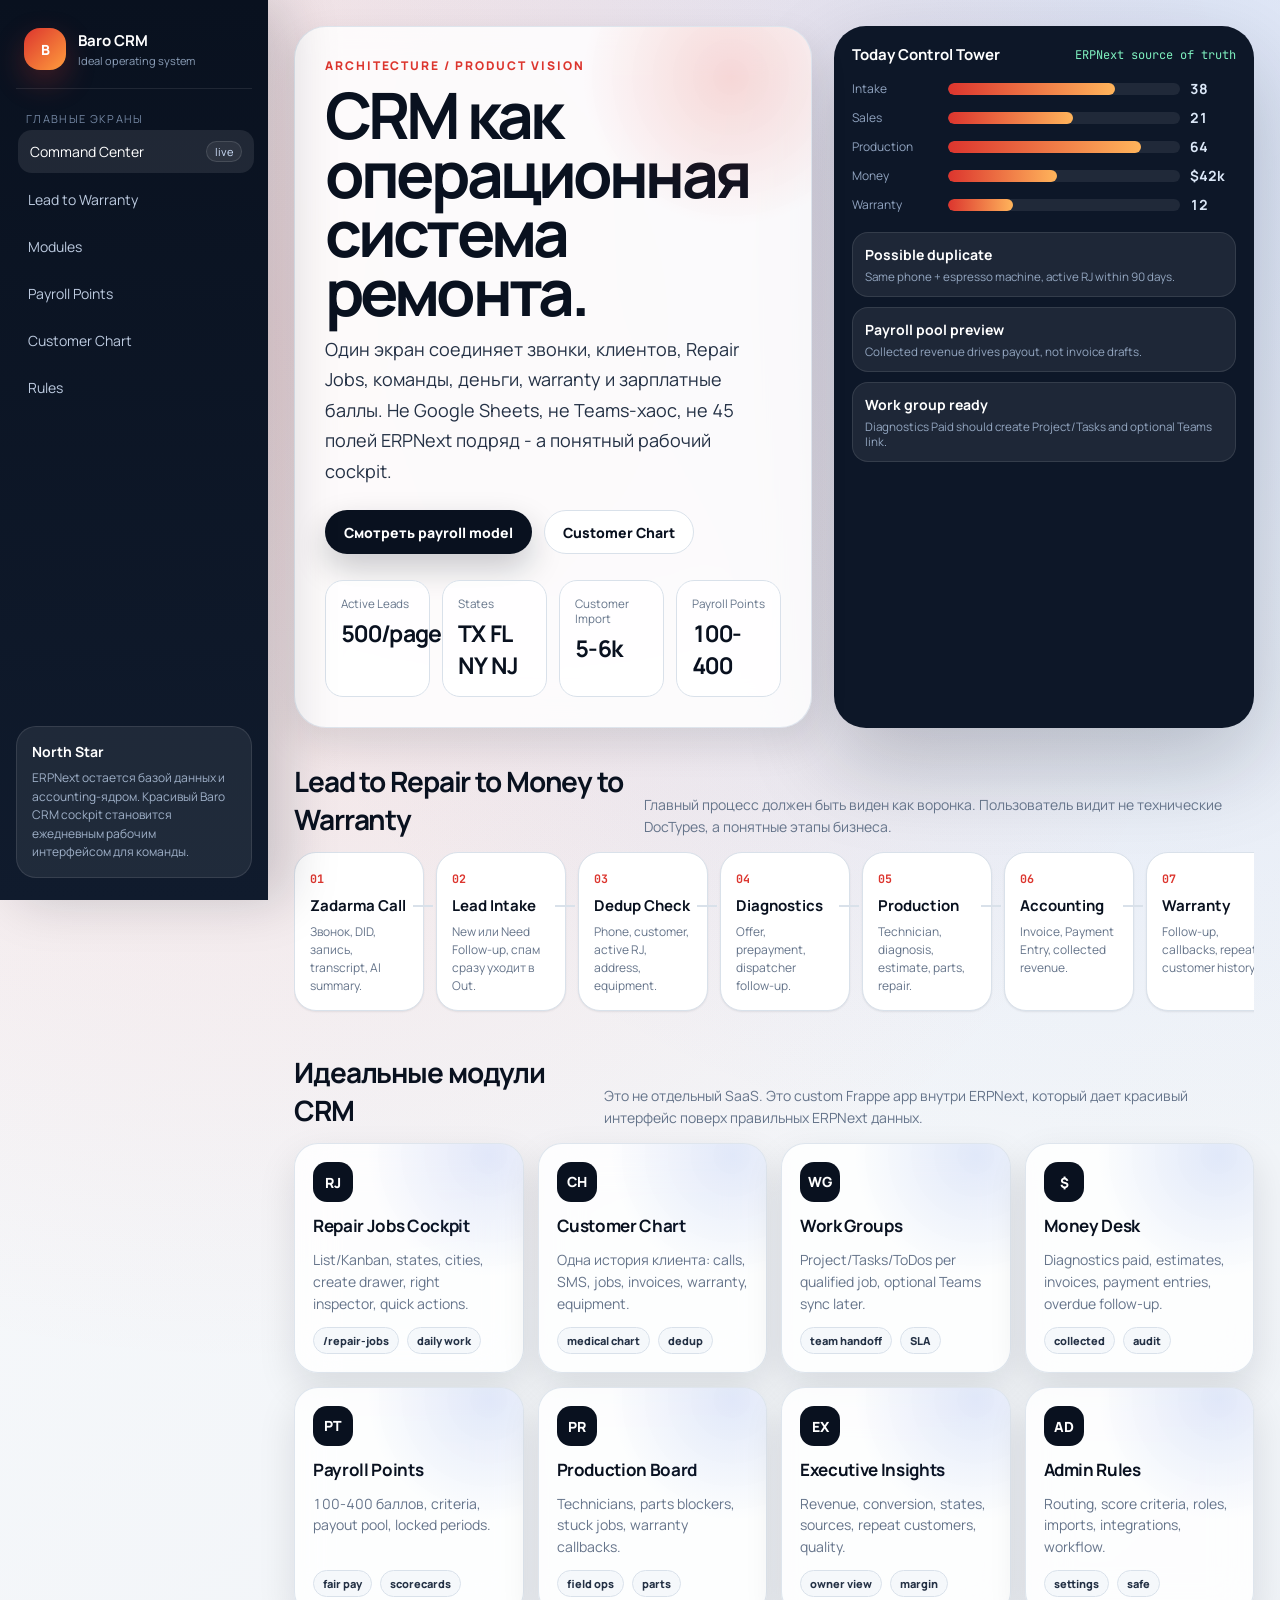
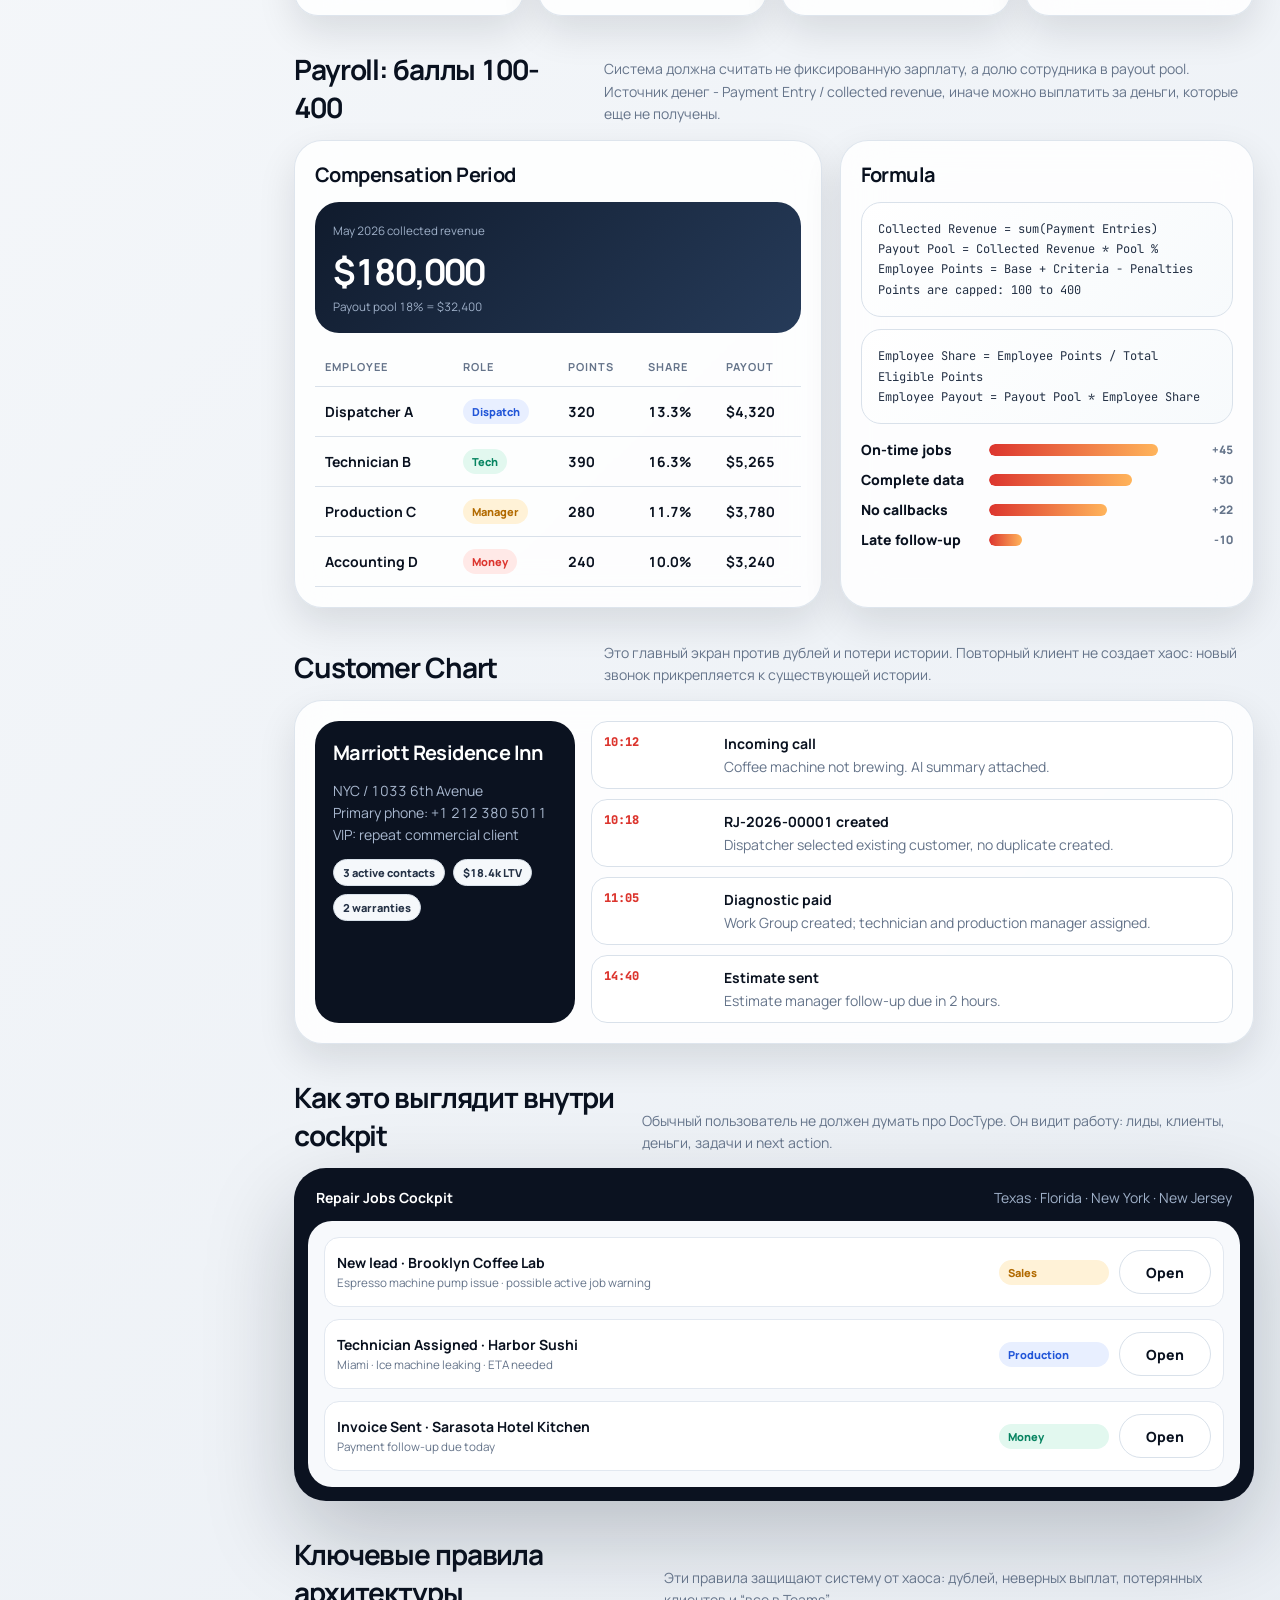
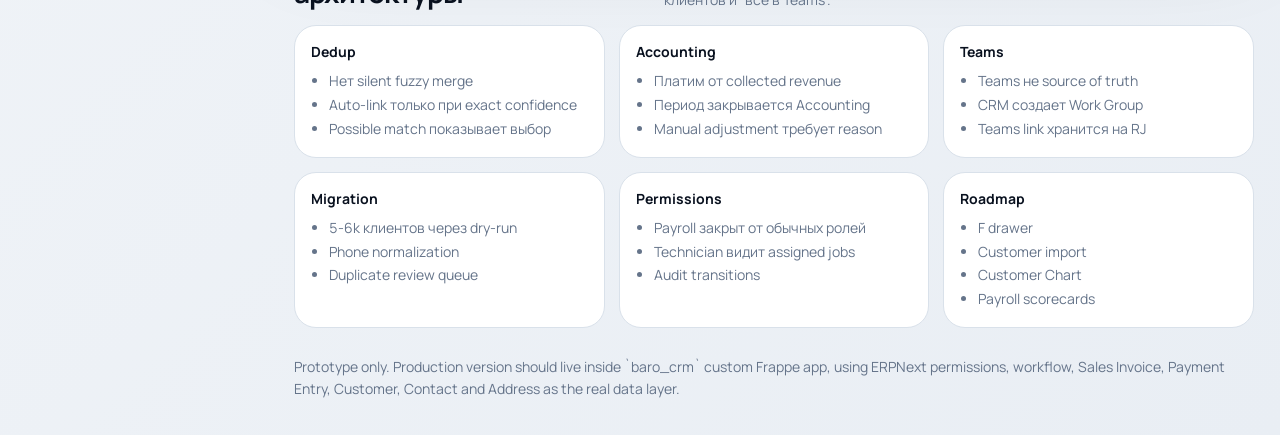
<file: crm-prototype/ideal-crm-architecture.html>
<!doctype html>
<html lang="ru">
<head>
<meta charset="utf-8" />
<meta name="viewport" content="width=device-width, initial-scale=1, viewport-fit=cover" />
<meta name="theme-color" content="#09111f" />
<title>Baro CRM - Ideal Architecture</title>
<link rel="preconnect" href="https://fonts.googleapis.com" />
<link rel="preconnect" href="https://fonts.gstatic.com" crossorigin />
<link href="https://fonts.googleapis.com/css2?family=Manrope:wght@400;500;600;700;800&family=JetBrains+Mono:wght@500;600&display=swap" rel="stylesheet" />
<style>
  :root {
    --bg: #e9eef4;
    --surface: #ffffff;
    --surface-soft: #f5f8fb;
    --ink: #09111f;
    --ink-2: #243145;
    --muted: #65748a;
    --line: #d9e1ea;
    --nav: #09111f;
    --nav-2: #101b2d;
    --red: #dc352e;
    --red-bg: #ffe9e7;
    --blue: #2256d8;
    --blue-bg: #e8efff;
    --green: #078461;
    --green-bg: #e2f8ef;
    --amber: #b26a00;
    --amber-bg: #fff2d7;
    --violet: #6f3cc3;
    --violet-bg: #f0e9ff;
    --radius: 20px;
    --radius-lg: 32px;
    --shadow: 0 16px 38px rgba(9,17,31,.11);
    --shadow-lg: 0 36px 90px rgba(9,17,31,.22);
  }

  * { box-sizing: border-box; }
  html { scroll-behavior: smooth; }
  body {
    margin: 0;
    min-height: 100vh;
    font-family: Manrope, ui-sans-serif, system-ui, sans-serif;
    font-size: 14px;
    color: var(--ink);
    background:
      radial-gradient(circle at 18% 9%, rgba(220,53,46,.14), transparent 30%),
      radial-gradient(circle at 88% 4%, rgba(34,86,216,.13), transparent 28%),
      linear-gradient(135deg, rgba(255,255,255,.72), rgba(233,238,244,.93)),
      var(--bg);
    font-variant-numeric: tabular-nums;
  }

  a { color: inherit; text-decoration: none; }
  button { font: inherit; border: 0; cursor: pointer; }
  :focus-visible { outline: 3px solid rgba(34,86,216,.32); outline-offset: 3px; border-radius: 12px; }
  @media (prefers-reduced-motion: reduce) {
    *, *::before, *::after { animation: none !important; transition: none !important; scroll-behavior: auto !important; }
  }

  .app {
    min-height: 100vh;
    display: grid;
    grid-template-columns: 268px minmax(0, 1fr);
  }

  .sidebar {
    position: sticky;
    top: 0;
    height: 100vh;
    color: #d8e2f0;
    background: linear-gradient(180deg, var(--nav), var(--nav-2));
    padding: 22px 16px;
    display: flex;
    flex-direction: column;
    gap: 18px;
    box-shadow: 18px 0 50px rgba(9,17,31,.18);
    z-index: 4;
  }

  .brand {
    display: flex;
    gap: 12px;
    align-items: center;
    padding: 6px 8px 18px;
    border-bottom: 1px solid rgba(255,255,255,.09);
  }

  .mark {
    width: 42px;
    height: 42px;
    border-radius: 16px;
    display: grid;
    place-items: center;
    color: white;
    font-weight: 800;
    background: linear-gradient(135deg, #dc352e, #ff9d3d);
    box-shadow: 0 12px 30px rgba(220,53,46,.28);
  }

  .brand strong { display: block; color: #fff; font-size: 15px; }
  .brand small { display: block; color: #8da0ba; font-size: 11px; margin-top: 2px; }
  .nav-title { color: #7487a3; font-size: 11px; text-transform: uppercase; letter-spacing: .12em; padding: 4px 10px; }
  .nav { display: grid; gap: 6px; }
  .nav a {
    display: flex;
    align-items: center;
    justify-content: space-between;
    gap: 10px;
    padding: 11px 12px;
    border-radius: 14px;
    color: #bdcbe0;
    transition: .18s ease;
  }
  .nav a:hover, .nav a.active { background: rgba(255,255,255,.09); color: #fff; transform: translateX(2px); }
  .badge {
    border: 1px solid rgba(255,255,255,.12);
    color: #cfe0fb;
    border-radius: 999px;
    padding: 2px 8px;
    font-size: 11px;
    background: rgba(255,255,255,.06);
  }

  .side-card {
    margin-top: auto;
    border: 1px solid rgba(255,255,255,.10);
    background: rgba(255,255,255,.07);
    border-radius: 20px;
    padding: 15px;
  }
  .side-card b { color: #fff; display: block; margin-bottom: 8px; }
  .side-card p { margin: 0; color: #9fb0c8; line-height: 1.55; font-size: 12px; }

  main { min-width: 0; padding: 26px; }
  .hero {
    display: grid;
    grid-template-columns: minmax(0, 1.25fr) 420px;
    gap: 22px;
    align-items: stretch;
  }
  .hero-card, .panel, .module {
    background: rgba(255,255,255,.84);
    backdrop-filter: blur(20px);
    border: 1px solid rgba(217,225,234,.86);
    box-shadow: var(--shadow);
  }
  .hero-card {
    position: relative;
    overflow: hidden;
    border-radius: var(--radius-lg);
    padding: 30px;
    min-height: 330px;
  }
  .hero-card::after {
    content: "";
    position: absolute;
    width: 340px;
    height: 340px;
    border-radius: 50%;
    right: -90px;
    top: -120px;
    background: radial-gradient(circle, rgba(220,53,46,.18), transparent 62%);
  }
  .eyebrow { color: var(--red); font-size: 12px; font-weight: 800; letter-spacing: .16em; text-transform: uppercase; }
  h1 { margin: 12px 0; font-size: clamp(36px, 5vw, 72px); line-height: .92; letter-spacing: -.06em; max-width: 850px; }
  .lead { color: var(--ink-2); font-size: 18px; line-height: 1.7; max-width: 820px; margin: 0 0 24px; }
  .hero-actions { display: flex; flex-wrap: wrap; gap: 12px; margin-top: 22px; }
  .btn {
    display: inline-flex;
    align-items: center;
    justify-content: center;
    min-height: 44px;
    padding: 0 18px;
    border-radius: 999px;
    font-weight: 800;
    border: 1px solid transparent;
  }
  .btn.primary { background: var(--ink); color: white; box-shadow: 0 14px 32px rgba(9,17,31,.22); }
  .btn.secondary { background: white; color: var(--ink); border-color: var(--line); }
  .kpi-grid { display: grid; grid-template-columns: repeat(4, minmax(0, 1fr)); gap: 12px; margin-top: 26px; }
  .kpi { background: rgba(255,255,255,.82); border: 1px solid var(--line); border-radius: 18px; padding: 15px; }
  .kpi small { display: block; color: var(--muted); margin-bottom: 6px; }
  .kpi strong { font-size: 23px; letter-spacing: -.03em; }

  .control-tower {
    border-radius: var(--radius-lg);
    padding: 18px;
    background: #0d1728;
    color: #dce8f8;
    box-shadow: var(--shadow-lg);
    overflow: hidden;
  }
  .tower-head { display: flex; justify-content: space-between; align-items: center; margin-bottom: 14px; gap: 12px; }
  .tower-head b { color: white; font-size: 15px; }
  .live { color: #7ef0bf; font-family: "JetBrains Mono", monospace; font-size: 12px; }
  .pipeline-mini { display: grid; gap: 10px; }
  .mini-row { display: grid; grid-template-columns: 86px 1fr 46px; gap: 10px; align-items: center; }
  .mini-row span { color: #91a4c0; font-size: 12px; }
  .bar { height: 12px; background: rgba(255,255,255,.08); border-radius: 999px; overflow: hidden; }
  .fill { height: 100%; border-radius: 999px; background: linear-gradient(90deg, #dc352e, #ffb45b); }
  .tower-list { margin-top: 18px; display: grid; gap: 10px; }
  .alert {
    background: rgba(255,255,255,.07);
    border: 1px solid rgba(255,255,255,.1);
    border-radius: 16px;
    padding: 12px;
    display: grid;
    gap: 5px;
  }
  .alert b { color: #fff; }
  .alert small { color: #94a7c1; }

  .section { margin-top: 26px; }
  .section-head { display: flex; align-items: end; justify-content: space-between; gap: 18px; margin: 34px 0 14px; }
  .section-head h2 { font-size: 28px; margin: 0; letter-spacing: -.04em; }
  .section-head p { color: var(--muted); margin: 0; max-width: 650px; line-height: 1.6; }
  .modules { display: grid; grid-template-columns: repeat(4, minmax(0, 1fr)); gap: 14px; }
  .module {
    border-radius: 24px;
    padding: 18px;
    min-height: 178px;
    display: flex;
    flex-direction: column;
    gap: 12px;
    position: relative;
    overflow: hidden;
  }
  .module::before {
    content: "";
    position: absolute;
    inset: 0;
    background: radial-gradient(circle at 85% 5%, rgba(34,86,216,.13), transparent 42%);
    pointer-events: none;
  }
  .icon {
    width: 40px;
    height: 40px;
    border-radius: 14px;
    display: grid;
    place-items: center;
    font-weight: 900;
    color: white;
    background: var(--ink);
  }
  .module h3 { margin: 0; font-size: 17px; letter-spacing: -.02em; }
  .module p { margin: 0; color: var(--muted); line-height: 1.55; }
  .chipline { display: flex; flex-wrap: wrap; gap: 8px; margin-top: auto; }
  .chip {
    padding: 5px 9px;
    border-radius: 999px;
    background: var(--surface-soft);
    color: var(--ink-2);
    font-size: 11px;
    font-weight: 800;
    border: 1px solid var(--line);
  }

  .flow { display: grid; grid-template-columns: repeat(7, minmax(130px, 1fr)); gap: 12px; overflow-x: auto; padding-bottom: 8px; }
  .step {
    min-height: 142px;
    border-radius: 22px;
    padding: 15px;
    background: white;
    border: 1px solid var(--line);
    box-shadow: 0 1px 2px rgba(9,17,31,.08);
    position: relative;
  }
  .step::after { content: ""; position: absolute; right: -10px; top: 52px; width: 20px; height: 2px; background: var(--line); }
  .step:last-child::after { display: none; }
  .step small { font-family: "JetBrains Mono", monospace; color: var(--red); font-weight: 700; }
  .step b { display: block; margin: 8px 0 7px; font-size: 15px; }
  .step p { margin: 0; color: var(--muted); line-height: 1.5; font-size: 12px; }

  .two-col { display: grid; grid-template-columns: minmax(0, 1.12fr) minmax(360px, .88fr); gap: 18px; }
  .panel { border-radius: 28px; padding: 20px; }
  .panel h3 { margin: 0 0 14px; font-size: 20px; letter-spacing: -.03em; }
  .table { width: 100%; border-collapse: collapse; }
  .table th, .table td { text-align: left; padding: 12px 10px; border-bottom: 1px solid var(--line); }
  .table th { color: var(--muted); font-size: 11px; text-transform: uppercase; letter-spacing: .09em; }
  .table td { font-weight: 700; }
  .pill { display: inline-flex; align-items: center; border-radius: 999px; padding: 5px 9px; font-size: 11px; font-weight: 900; }
  .pill.green { background: var(--green-bg); color: var(--green); }
  .pill.amber { background: var(--amber-bg); color: var(--amber); }
  .pill.blue { background: var(--blue-bg); color: var(--blue); }
  .pill.red { background: var(--red-bg); color: var(--red); }
  .formula { display: grid; gap: 12px; }
  .formula-card { border-radius: 20px; padding: 16px; border: 1px solid var(--line); background: linear-gradient(135deg, white, #f7fafc); }
  .formula-card code { display: block; font-family: "JetBrains Mono", monospace; white-space: pre-wrap; color: var(--ink-2); font-size: 12px; line-height: 1.7; }
  .score-hero { border-radius: 24px; padding: 18px; background: linear-gradient(135deg, #101b2d, #263b59); color: white; margin-bottom: 14px; }
  .score-hero small { color: #9fb0c8; }
  .score-hero strong { display: block; margin-top: 8px; font-size: 36px; letter-spacing: -.05em; }
  .score-bars { display: grid; gap: 11px; margin-top: 16px; }
  .scorebar { display: grid; grid-template-columns: 118px 1fr 50px; gap: 10px; align-items: center; }
  .scorebar span { font-weight: 800; }
  .scorebar small { color: var(--muted); font-weight: 800; text-align: right; }

  .mock-shell { border-radius: var(--radius-lg); background: #0b1220; padding: 14px; box-shadow: var(--shadow-lg); }
  .mock-top { color: #9fb0c8; display: flex; justify-content: space-between; align-items: center; padding: 6px 8px 14px; gap: 10px; }
  .mock-top strong { color: #fff; }
  .mock-screen { background: #f7f9fc; border-radius: 24px; padding: 16px; display: grid; gap: 12px; }
  .mock-row {
    display: grid;
    grid-template-columns: 1fr 110px 92px;
    gap: 10px;
    align-items: center;
    background: white;
    border: 1px solid #e2e8f0;
    border-radius: 15px;
    padding: 12px;
  }
  .mock-row b { display: block; }
  .mock-row small { color: var(--muted); }

  .customer-card { display: grid; grid-template-columns: 260px 1fr; gap: 16px; }
  .profile { background: #0b1220; color: white; border-radius: 24px; padding: 18px; }
  .profile h3 { color: white; margin-top: 0; }
  .profile p { color: #a8b7ce; line-height: 1.55; }
  .timeline { display: grid; gap: 10px; }
  .event { display: grid; grid-template-columns: 108px 1fr; gap: 12px; padding: 12px; background: white; border: 1px solid var(--line); border-radius: 16px; }
  .event time { color: var(--red); font-family: "JetBrains Mono", monospace; font-size: 12px; font-weight: 800; }
  .event b { display: block; margin-bottom: 4px; }
  .event span { color: var(--muted); }

  .rules { display: grid; grid-template-columns: repeat(3, minmax(0,1fr)); gap: 14px; }
  .rule { border-radius: 22px; background: white; border: 1px solid var(--line); padding: 16px; }
  .rule h4 { margin: 0 0 8px; }
  .rule ul { margin: 0; padding-left: 18px; color: var(--muted); line-height: 1.7; }
  .footer-note { margin: 28px 0 8px; color: var(--muted); line-height: 1.6; }

  @media (max-width: 1180px) {
    .app { grid-template-columns: 1fr; }
    .sidebar { position: static; height: auto; }
    .hero, .two-col, .customer-card { grid-template-columns: 1fr; }
    .modules { grid-template-columns: repeat(2, minmax(0, 1fr)); }
  }
  @media (max-width: 720px) {
    main { padding: 16px; }
    .hero-card { padding: 22px; }
    .kpi-grid, .modules, .rules { grid-template-columns: 1fr; }
    .mock-row, .event, .scorebar { grid-template-columns: 1fr; }
  }
</style>
</head>
<body>
<div class="app">
  <aside class="sidebar">
    <div class="brand">
      <div class="mark">B</div>
      <div><strong>Baro CRM</strong><small>Ideal operating system</small></div>
    </div>
    <div>
      <div class="nav-title">Главные экраны</div>
      <nav class="nav" aria-label="Main">
        <a class="active" href="#command">Command Center <span class="badge">live</span></a>
        <a href="#flow">Lead to Warranty</a>
        <a href="#modules">Modules</a>
        <a href="#payroll">Payroll Points</a>
        <a href="#customer">Customer Chart</a>
        <a href="#rules">Rules</a>
      </nav>
    </div>
    <div class="side-card">
      <b>North Star</b>
      <p>ERPNext остается базой данных и accounting-ядром. Красивый Baro CRM cockpit становится ежедневным рабочим интерфейсом для команды.</p>
    </div>
  </aside>

  <main>
    <section class="hero" id="command">
      <div class="hero-card">
        <div class="eyebrow">Architecture / Product Vision</div>
        <h1>CRM как операционная система ремонта.</h1>
        <p class="lead">Один экран соединяет звонки, клиентов, Repair Jobs, команды, деньги, warranty и зарплатные баллы. Не Google Sheets, не Teams-хаос, не 45 полей ERPNext подряд - а понятный рабочий cockpit.</p>
        <div class="hero-actions">
          <a class="btn primary" href="#payroll">Смотреть payroll model</a>
          <a class="btn secondary" href="#customer">Customer Chart</a>
        </div>
        <div class="kpi-grid" aria-label="CRM KPIs">
          <div class="kpi"><small>Active Leads</small><strong>500/page</strong></div>
          <div class="kpi"><small>States</small><strong>TX FL NY NJ</strong></div>
          <div class="kpi"><small>Customer Import</small><strong>5-6k</strong></div>
          <div class="kpi"><small>Payroll Points</small><strong>100-400</strong></div>
        </div>
      </div>

      <div class="control-tower">
        <div class="tower-head"><b>Today Control Tower</b><span class="live">ERPNext source of truth</span></div>
        <div class="pipeline-mini">
          <div class="mini-row"><span>Intake</span><div class="bar"><div class="fill" style="width:72%"></div></div><b>38</b></div>
          <div class="mini-row"><span>Sales</span><div class="bar"><div class="fill" style="width:54%"></div></div><b>21</b></div>
          <div class="mini-row"><span>Production</span><div class="bar"><div class="fill" style="width:83%"></div></div><b>64</b></div>
          <div class="mini-row"><span>Money</span><div class="bar"><div class="fill" style="width:47%"></div></div><b>$42k</b></div>
          <div class="mini-row"><span>Warranty</span><div class="bar"><div class="fill" style="width:28%"></div></div><b>12</b></div>
        </div>
        <div class="tower-list">
          <div class="alert"><b>Possible duplicate</b><small>Same phone + espresso machine, active RJ within 90 days.</small></div>
          <div class="alert"><b>Payroll pool preview</b><small>Collected revenue drives payout, not invoice drafts.</small></div>
          <div class="alert"><b>Work group ready</b><small>Diagnostics Paid should create Project/Tasks and optional Teams link.</small></div>
        </div>
      </div>
    </section>

    <section class="section" id="flow">
      <div class="section-head">
        <h2>Lead to Repair to Money to Warranty</h2>
        <p>Главный процесс должен быть виден как воронка. Пользователь видит не технические DocTypes, а понятные этапы бизнеса.</p>
      </div>
      <div class="flow">
        <div class="step"><small>01</small><b>Zadarma Call</b><p>Звонок, DID, запись, transcript, AI summary.</p></div>
        <div class="step"><small>02</small><b>Lead Intake</b><p>New или Need Follow-up, спам сразу уходит в Out.</p></div>
        <div class="step"><small>03</small><b>Dedup Check</b><p>Phone, customer, active RJ, address, equipment.</p></div>
        <div class="step"><small>04</small><b>Diagnostics</b><p>Offer, prepayment, dispatcher follow-up.</p></div>
        <div class="step"><small>05</small><b>Production</b><p>Technician, diagnosis, estimate, parts, repair.</p></div>
        <div class="step"><small>06</small><b>Accounting</b><p>Invoice, Payment Entry, collected revenue.</p></div>
        <div class="step"><small>07</small><b>Warranty</b><p>Follow-up, callbacks, repeat customer history.</p></div>
      </div>
    </section>

    <section class="section" id="modules">
      <div class="section-head">
        <h2>Идеальные модули CRM</h2>
        <p>Это не отдельный SaaS. Это custom Frappe app внутри ERPNext, который дает красивый интерфейс поверх правильных ERPNext данных.</p>
      </div>
      <div class="modules">
        <article class="module"><div class="icon">RJ</div><h3>Repair Jobs Cockpit</h3><p>List/Kanban, states, cities, create drawer, right inspector, quick actions.</p><div class="chipline"><span class="chip">/repair-jobs</span><span class="chip">daily work</span></div></article>
        <article class="module"><div class="icon">CH</div><h3>Customer Chart</h3><p>Одна история клиента: calls, SMS, jobs, invoices, warranty, equipment.</p><div class="chipline"><span class="chip">medical chart</span><span class="chip">dedup</span></div></article>
        <article class="module"><div class="icon">WG</div><h3>Work Groups</h3><p>Project/Tasks/ToDos per qualified job, optional Teams sync later.</p><div class="chipline"><span class="chip">team handoff</span><span class="chip">SLA</span></div></article>
        <article class="module"><div class="icon">$</div><h3>Money Desk</h3><p>Diagnostics paid, estimates, invoices, payment entries, overdue follow-up.</p><div class="chipline"><span class="chip">collected</span><span class="chip">audit</span></div></article>
        <article class="module"><div class="icon">PT</div><h3>Payroll Points</h3><p>100-400 баллов, criteria, payout pool, locked periods.</p><div class="chipline"><span class="chip">fair pay</span><span class="chip">scorecards</span></div></article>
        <article class="module"><div class="icon">PR</div><h3>Production Board</h3><p>Technicians, parts blockers, stuck jobs, warranty callbacks.</p><div class="chipline"><span class="chip">field ops</span><span class="chip">parts</span></div></article>
        <article class="module"><div class="icon">EX</div><h3>Executive Insights</h3><p>Revenue, conversion, states, sources, repeat customers, quality.</p><div class="chipline"><span class="chip">owner view</span><span class="chip">margin</span></div></article>
        <article class="module"><div class="icon">AD</div><h3>Admin Rules</h3><p>Routing, score criteria, roles, imports, integrations, workflow.</p><div class="chipline"><span class="chip">settings</span><span class="chip">safe</span></div></article>
      </div>
    </section>

    <section class="section" id="payroll">
      <div class="section-head">
        <h2>Payroll: баллы 100-400</h2>
        <p>Система должна считать не фиксированную зарплату, а долю сотрудника в payout pool. Источник денег - Payment Entry / collected revenue, иначе можно выплатить за деньги, которые еще не получены.</p>
      </div>
      <div class="two-col">
        <div class="panel">
          <h3>Compensation Period</h3>
          <div class="score-hero"><small>May 2026 collected revenue</small><strong>$180,000</strong><small>Payout pool 18% = $32,400</small></div>
          <table class="table" aria-label="Payroll scoreboard">
            <thead><tr><th>Employee</th><th>Role</th><th>Points</th><th>Share</th><th>Payout</th></tr></thead>
            <tbody>
              <tr><td>Dispatcher A</td><td><span class="pill blue">Dispatch</span></td><td>320</td><td>13.3%</td><td>$4,320</td></tr>
              <tr><td>Technician B</td><td><span class="pill green">Tech</span></td><td>390</td><td>16.3%</td><td>$5,265</td></tr>
              <tr><td>Production C</td><td><span class="pill amber">Manager</span></td><td>280</td><td>11.7%</td><td>$3,780</td></tr>
              <tr><td>Accounting D</td><td><span class="pill red">Money</span></td><td>240</td><td>10.0%</td><td>$3,240</td></tr>
            </tbody>
          </table>
        </div>
        <div class="panel">
          <h3>Formula</h3>
          <div class="formula">
            <div class="formula-card"><code>Collected Revenue = sum(Payment Entries)
Payout Pool = Collected Revenue * Pool %
Employee Points = Base + Criteria - Penalties
Points are capped: 100 to 400</code></div>
            <div class="formula-card"><code>Employee Share = Employee Points / Total Eligible Points
Employee Payout = Payout Pool * Employee Share</code></div>
          </div>
          <div class="score-bars">
            <div class="scorebar"><span>On-time jobs</span><div class="bar"><div class="fill" style="width:92%"></div></div><small>+45</small></div>
            <div class="scorebar"><span>Complete data</span><div class="bar"><div class="fill" style="width:78%"></div></div><small>+30</small></div>
            <div class="scorebar"><span>No callbacks</span><div class="bar"><div class="fill" style="width:64%"></div></div><small>+22</small></div>
            <div class="scorebar"><span>Late follow-up</span><div class="bar"><div class="fill" style="width:18%"></div></div><small>-10</small></div>
          </div>
        </div>
      </div>
    </section>

    <section class="section" id="customer">
      <div class="section-head">
        <h2>Customer Chart</h2>
        <p>Это главный экран против дублей и потери истории. Повторный клиент не создает хаос: новый звонок прикрепляется к существующей истории.</p>
      </div>
      <div class="panel customer-card">
        <div class="profile">
          <h3>Marriott Residence Inn</h3>
          <p>NYC / 1033 6th Avenue<br>Primary phone: +1 212 380 5011<br>VIP: repeat commercial client</p>
          <div class="chipline"><span class="chip">3 active contacts</span><span class="chip">$18.4k LTV</span><span class="chip">2 warranties</span></div>
        </div>
        <div class="timeline">
          <div class="event"><time>10:12</time><div><b>Incoming call</b><span>Coffee machine not brewing. AI summary attached.</span></div></div>
          <div class="event"><time>10:18</time><div><b>RJ-2026-00001 created</b><span>Dispatcher selected existing customer, no duplicate created.</span></div></div>
          <div class="event"><time>11:05</time><div><b>Diagnostic paid</b><span>Work Group created; technician and production manager assigned.</span></div></div>
          <div class="event"><time>14:40</time><div><b>Estimate sent</b><span>Estimate manager follow-up due in 2 hours.</span></div></div>
        </div>
      </div>
    </section>

    <section class="section">
      <div class="section-head">
        <h2>Как это выглядит внутри cockpit</h2>
        <p>Обычный пользователь не должен думать про DocType. Он видит работу: лиды, клиенты, деньги, задачи и next action.</p>
      </div>
      <div class="mock-shell">
        <div class="mock-top"><strong>Repair Jobs Cockpit</strong><span>Texas · Florida · New York · New Jersey</span></div>
        <div class="mock-screen">
          <div class="mock-row"><div><b>New lead · Brooklyn Coffee Lab</b><small>Espresso machine pump issue · possible active job warning</small></div><span class="pill amber">Sales</span><button class="btn secondary">Open</button></div>
          <div class="mock-row"><div><b>Technician Assigned · Harbor Sushi</b><small>Miami · Ice machine leaking · ETA needed</small></div><span class="pill blue">Production</span><button class="btn secondary">Open</button></div>
          <div class="mock-row"><div><b>Invoice Sent · Sarasota Hotel Kitchen</b><small>Payment follow-up due today</small></div><span class="pill green">Money</span><button class="btn secondary">Open</button></div>
        </div>
      </div>
    </section>

    <section class="section" id="rules">
      <div class="section-head">
        <h2>Ключевые правила архитектуры</h2>
        <p>Эти правила защищают систему от хаоса: дублей, неверных выплат, потерянных клиентов и “все в Teams”.</p>
      </div>
      <div class="rules">
        <div class="rule"><h4>Dedup</h4><ul><li>Нет silent fuzzy merge</li><li>Auto-link только при exact confidence</li><li>Possible match показывает выбор</li></ul></div>
        <div class="rule"><h4>Accounting</h4><ul><li>Платим от collected revenue</li><li>Период закрывается Accounting</li><li>Manual adjustment требует reason</li></ul></div>
        <div class="rule"><h4>Teams</h4><ul><li>Teams не source of truth</li><li>CRM создает Work Group</li><li>Teams link хранится на RJ</li></ul></div>
        <div class="rule"><h4>Migration</h4><ul><li>5-6k клиентов через dry-run</li><li>Phone normalization</li><li>Duplicate review queue</li></ul></div>
        <div class="rule"><h4>Permissions</h4><ul><li>Payroll закрыт от обычных ролей</li><li>Technician видит assigned jobs</li><li>Audit transitions</li></ul></div>
        <div class="rule"><h4>Roadmap</h4><ul><li>F drawer</li><li>Customer import</li><li>Customer Chart</li><li>Payroll scorecards</li></ul></div>
      </div>
      <p class="footer-note">Prototype only. Production version should live inside `baro_crm` custom Frappe app, using ERPNext permissions, workflow, Sales Invoice, Payment Entry, Customer, Contact and Address as the real data layer.</p>
    </section>
  </main>
</div>
</body>
</html>
</file>
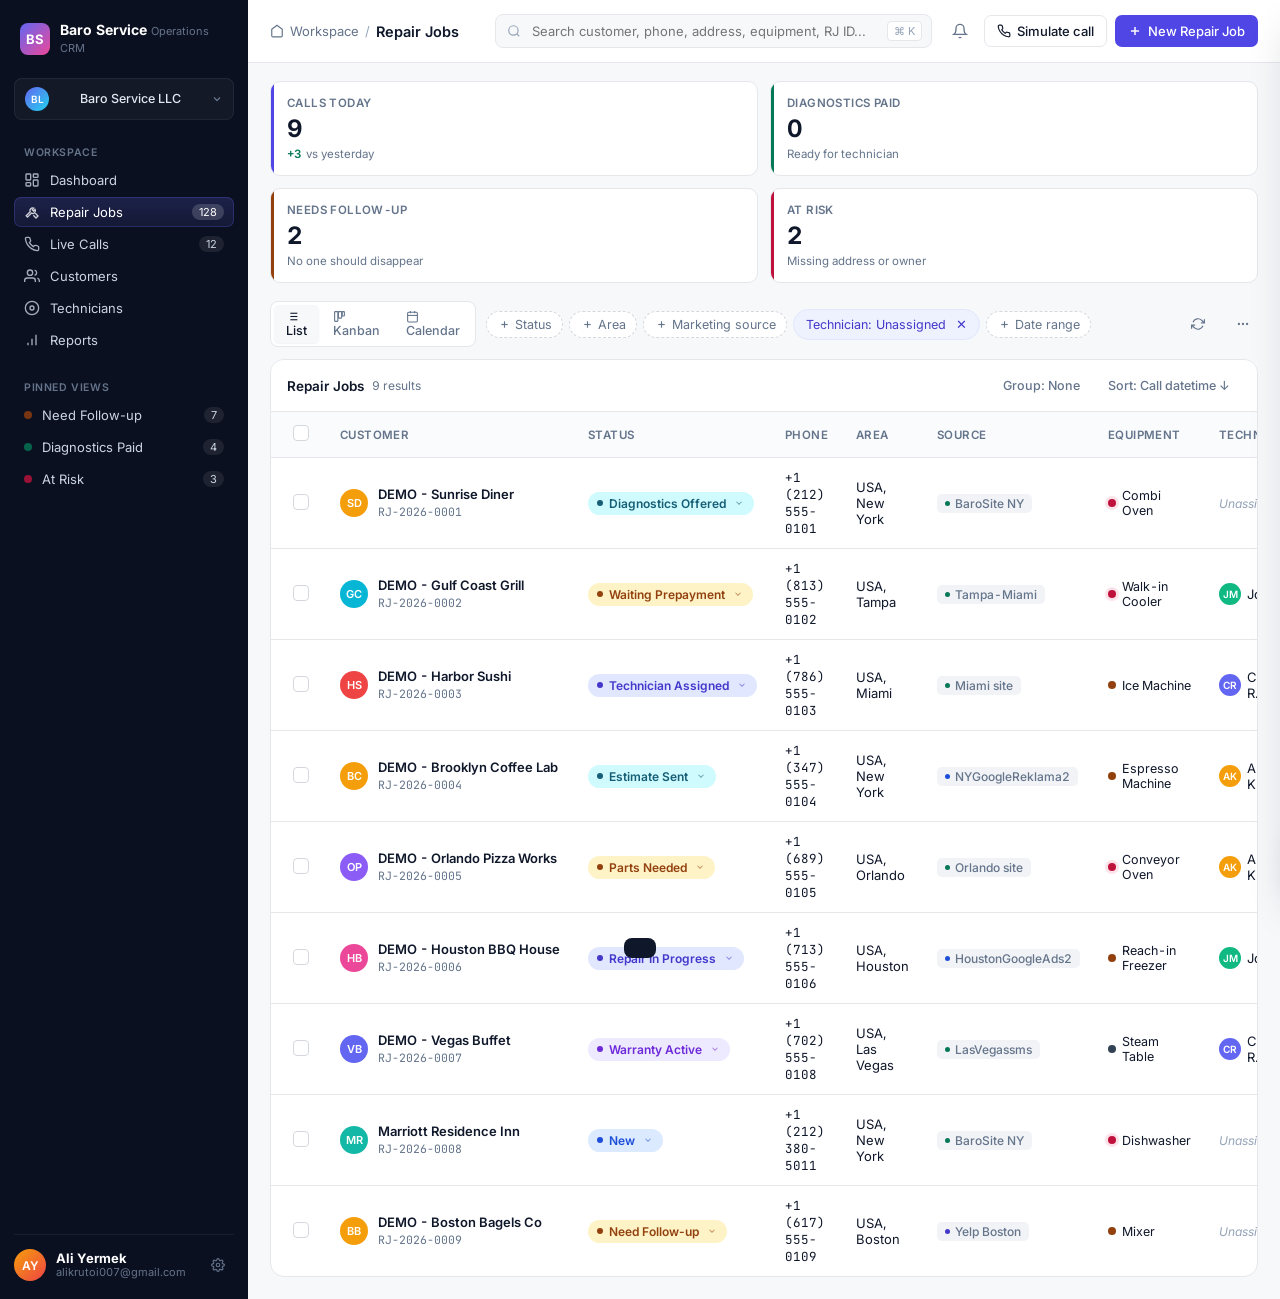
<file: crm-prototype/repair-job-workspace.backup-2026-05-19.html>
<!doctype html>
<html lang="en">
<head>
<meta charset="utf-8" />
<meta name="viewport" content="width=device-width, initial-scale=1, viewport-fit=cover" />
<meta name="color-scheme" content="light dark" />
<meta name="theme-color" content="#0b1020" />
<title>Baro CRM - Repair Job Workspace</title>
<link rel="preconnect" href="https://fonts.googleapis.com" />
<link rel="preconnect" href="https://fonts.gstatic.com" crossorigin />
<link rel="preload" as="style" href="https://fonts.googleapis.com/css2?family=Inter:wght@400;500;600;700&family=JetBrains+Mono:wght@500&display=swap" />
<link href="https://fonts.googleapis.com/css2?family=Inter:wght@400;500;600;700&family=JetBrains+Mono:wght@500&display=swap" rel="stylesheet" media="print" onload="this.media='all'" />
<style>
  /* ============ TOKENS ============ */
  :root {
    --bg: #f7f8fa;
    --surface: #ffffff;
    --surface-2: #f1f3f6;
    --border: #e5e7eb;
    --border-strong: #d4d7dc;
    --text: #0f172a;
    --text-muted: #64748b;
    --text-faint: #94a3b8;
    --brand: #4f46e5;
    --brand-50: #eef2ff;
    --brand-100: #e0e7ff;
    --brand-600: #4f46e5;
    --brand-700: #4338ca;
    --sidebar-bg: #0b1020;
    --sidebar-bg-2: #111733;
    --sidebar-text: #cbd5e1;
    --sidebar-text-muted: #64748b;

    /* status palette — text colors verified ≥4.5:1 on their tinted bg (WCAG AA) */
    --c-blue: #1d4ed8;       --c-blue-bg: #dbeafe;
    --c-cyan: #155e75;       --c-cyan-bg: #cffafe;
    --c-emerald: #047857;    --c-emerald-bg: #d1fae5;
    --c-amber: #92400e;      --c-amber-bg: #fef3c7;
    --c-indigo: #4338ca;     --c-indigo-bg: #e0e7ff;
    --c-rose: #be123c;       --c-rose-bg: #ffe4e6;
    --c-slate: #334155;      --c-slate-bg: #e2e8f0;
    --c-violet: #6d28d9;     --c-violet-bg: #ede9fe;

    --radius-sm: 6px;
    --radius: 10px;
    --radius-lg: 14px;
    --shadow-sm: 0 1px 2px rgba(15,23,42,.06);
    --shadow: 0 4px 12px rgba(15,23,42,.06), 0 1px 2px rgba(15,23,42,.04);
    --shadow-lg: 0 20px 40px -12px rgba(15,23,42,.18);
  }

  /* ============ RESET ============ */
  *, *::before, *::after { box-sizing: border-box; }
  html, body { margin: 0; padding: 0; height: 100%; }
  body {
    font-family: 'Inter', -apple-system, BlinkMacSystemFont, 'Segoe UI', sans-serif;
    font-size: 14px;
    color: var(--text);
    background: var(--bg);
    overflow: hidden;
    font-variant-numeric: tabular-nums;
  }
  /* a11y: visible focus ring globally */
  :focus-visible {
    outline: 2px solid var(--brand);
    outline-offset: 2px;
    border-radius: 6px;
  }
  /* a11y: screen-reader-only utility */
  .sr-only {
    position: absolute; width: 1px; height: 1px;
    padding: 0; margin: -1px; overflow: hidden;
    clip: rect(0,0,0,0); white-space: nowrap; border: 0;
  }
  /* a11y: skip link */
  .skip-link {
    position: absolute; top: -100px; left: 12px;
    background: var(--brand); color: white;
    padding: 8px 14px; border-radius: 8px;
    font-weight: 600; font-size: 13px;
    z-index: 1000;
    transition: top 0.15s;
  }
  .skip-link:focus { top: 12px; }
  /* a11y: respect reduced motion */
  @media (prefers-reduced-motion: reduce) {
    *, *::before, *::after {
      animation-duration: 0.01ms !important;
      animation-iteration-count: 1 !important;
      transition-duration: 0.01ms !important;
      scroll-behavior: auto !important;
    }
  }
  button { font-family: inherit; cursor: pointer; border: none; background: none; color: inherit; }
  input { font-family: inherit; }
  ::-webkit-scrollbar { width: 10px; height: 10px; }
  ::-webkit-scrollbar-track { background: transparent; }
  ::-webkit-scrollbar-thumb { background: #cbd5e1; border-radius: 10px; border: 2px solid var(--bg); }
  ::-webkit-scrollbar-thumb:hover { background: #94a3b8; }

  /* ============ LAYOUT ============ */
  .app {
    display: grid;
    grid-template-columns: 248px 1fr;
    height: 100vh;
  }

  /* ============ SIDEBAR ============ */
  .sidebar {
    background: var(--sidebar-bg);
    color: var(--sidebar-text);
    display: flex;
    flex-direction: column;
    padding: 18px 14px;
    gap: 18px;
  }
  .brand {
    display: flex; align-items: center; gap: 10px;
    padding: 4px 6px;
  }
  .brand-mark {
    width: 32px; height: 32px;
    background: linear-gradient(135deg, #6366f1, #ec4899);
    border-radius: 8px;
    display: grid; place-items: center;
    color: white; font-weight: 700; font-size: 13px;
    letter-spacing: 0.5px;
  }
  .brand-text { line-height: 1.2; }
  .brand-text strong { color: #fff; font-size: 14px; }
  .brand-text small { color: var(--sidebar-text-muted); font-size: 11px; }

  .workspace-switcher {
    display: flex; align-items: center; gap: 10px;
    padding: 8px 10px;
    background: rgba(255,255,255,0.04);
    border: 1px solid rgba(255,255,255,0.06);
    border-radius: 8px;
    cursor: pointer;
    transition: background 0.15s;
  }
  .workspace-switcher:hover { background: rgba(255,255,255,0.07); }
  .workspace-switcher .ws-name { flex: 1; font-size: 12.5px; color: #e2e8f0; font-weight: 500; }
  .workspace-switcher .chev { color: var(--sidebar-text-muted); }

  .nav-section { display: flex; flex-direction: column; gap: 2px; }
  .nav-section .nav-label {
    font-size: 10.5px;
    font-weight: 600;
    color: var(--sidebar-text-muted);
    text-transform: uppercase;
    letter-spacing: 0.6px;
    padding: 8px 10px 4px;
  }
  .nav-item {
    display: flex; align-items: center; gap: 10px;
    padding: 7px 10px;
    border-radius: 7px;
    color: var(--sidebar-text);
    font-size: 13px;
    transition: background 0.12s, color 0.12s;
    text-align: left;
    width: 100%;
  }
  .nav-item:hover { background: rgba(255,255,255,0.06); color: #fff; }
  .nav-item.active {
    background: linear-gradient(180deg, rgba(99,102,241,0.20), rgba(99,102,241,0.10));
    color: #fff;
    box-shadow: inset 0 0 0 1px rgba(99,102,241,0.25);
  }
  .nav-item .icon { width: 16px; height: 16px; opacity: 0.8; flex-shrink: 0; }
  .nav-item .count {
    margin-left: auto;
    font-size: 11px;
    background: rgba(255,255,255,0.08);
    padding: 1px 7px;
    border-radius: 10px;
    color: var(--sidebar-text);
  }
  .nav-item.active .count { background: rgba(255,255,255,0.16); color: #fff; }

  .sidebar-footer {
    margin-top: auto;
    border-top: 1px solid rgba(255,255,255,0.06);
    padding-top: 14px;
    display: flex; align-items: center; gap: 10px;
  }
  .avatar {
    width: 32px; height: 32px;
    border-radius: 50%;
    background: linear-gradient(135deg, #f59e0b, #ef4444);
    color: white;
    display: grid; place-items: center;
    font-weight: 600; font-size: 12px;
    flex-shrink: 0;
  }
  .sidebar-footer .user-info { flex: 1; line-height: 1.25; min-width: 0; }
  .sidebar-footer .user-info strong { color: #fff; font-size: 13px; display: block; }
  .sidebar-footer .user-info small { color: var(--sidebar-text-muted); font-size: 11px; display: block; text-overflow: ellipsis; overflow: hidden; white-space: nowrap; }

  /* ============ MAIN ============ */
  .main {
    display: flex; flex-direction: column;
    min-width: 0;
    background: var(--bg);
  }
  .topbar {
    display: flex; align-items: center; gap: 12px;
    padding: 14px 22px;
    background: var(--surface);
    border-bottom: 1px solid var(--border);
  }
  .breadcrumb { display: flex; align-items: center; gap: 6px; color: var(--text-muted); font-size: 13px; }
  .breadcrumb strong { color: var(--text); font-weight: 600; font-size: 14.5px; }
  .breadcrumb .sep { color: var(--text-faint); }

  .search-shell {
    flex: 1; max-width: 460px;
    margin-left: 24px;
    position: relative;
  }
  .search-shell input {
    width: 100%;
    padding: 8px 12px 8px 36px;
    border: 1px solid var(--border);
    border-radius: 8px;
    background: var(--bg);
    font-size: 13px;
    color: var(--text);
    outline: none;
    transition: border-color 0.15s, background 0.15s;
  }
  .search-shell input:focus { border-color: var(--brand); background: var(--surface); }
  .search-shell .s-icon {
    position: absolute; left: 12px; top: 50%; transform: translateY(-50%);
    color: var(--text-faint);
    pointer-events: none;
  }
  .kbd-hint {
    position: absolute; right: 10px; top: 50%; transform: translateY(-50%);
    font-size: 11px;
    color: var(--text-faint);
    padding: 2px 6px;
    background: var(--surface);
    border: 1px solid var(--border);
    border-radius: 4px;
  }

  .topbar-actions { display: flex; align-items: center; gap: 8px; margin-left: auto; }
  .btn {
    display: inline-flex; align-items: center; gap: 6px;
    padding: 7px 12px;
    border-radius: 7px;
    font-size: 13px; font-weight: 500;
    transition: all 0.15s;
    border: 1px solid transparent;
    white-space: nowrap;
  }
  .btn:focus { outline: 2px solid var(--brand-100); outline-offset: 1px; }
  .btn-ghost { color: var(--text-muted); }
  .btn-ghost:hover { background: var(--surface-2); color: var(--text); }
  .btn-outline { border-color: var(--border); color: var(--text); background: var(--surface); }
  .btn-outline:hover { border-color: var(--border-strong); background: var(--surface-2); }
  .btn-primary { background: var(--brand); color: white; }
  .btn-primary:hover { background: var(--brand-700); }
  .btn-icon { padding: 7px; }

  /* ============ STATS ============ */
  .stats {
    display: grid;
    grid-template-columns: repeat(4, 1fr);
    gap: 12px;
    padding: 18px 22px 0;
  }
  .stat {
    background: var(--surface);
    border: 1px solid var(--border);
    border-radius: var(--radius);
    padding: 14px 16px;
    display: flex; flex-direction: column; gap: 4px;
    transition: border-color 0.15s, transform 0.15s;
    cursor: pointer;
    position: relative;
    overflow: hidden;
  }
  .stat:hover { border-color: var(--border-strong); transform: translateY(-1px); }
  .stat::before {
    content: "";
    position: absolute; left: 0; top: 0; bottom: 0;
    width: 3px;
    background: var(--brand);
  }
  .stat.amber::before { background: var(--c-amber); }
  .stat.emerald::before { background: var(--c-emerald); }
  .stat.rose::before { background: var(--c-rose); }

  .stat .stat-label { font-size: 11.5px; font-weight: 600; color: var(--text-muted); text-transform: uppercase; letter-spacing: 0.4px; }
  .stat .stat-value { font-size: 24px; font-weight: 700; color: var(--text); }
  .stat .stat-foot { font-size: 11.5px; color: var(--text-muted); display: flex; align-items: center; gap: 5px; }
  .stat .stat-delta { font-weight: 600; color: var(--c-emerald); }
  .stat .stat-delta.down { color: var(--c-rose); }

  /* ============ TOOLBAR ============ */
  .work-toolbar {
    display: flex; align-items: center; gap: 10px;
    padding: 18px 22px 12px;
    flex-wrap: wrap;
  }
  .view-switch {
    display: inline-flex;
    background: var(--surface);
    border: 1px solid var(--border);
    border-radius: 8px;
    padding: 3px;
    gap: 2px;
  }
  .view-switch button {
    padding: 5px 12px;
    border-radius: 5px;
    font-size: 12.5px;
    color: var(--text-muted);
    font-weight: 500;
  }
  .view-switch button.active {
    background: var(--bg);
    color: var(--text);
    box-shadow: var(--shadow-sm);
  }

  .filter-row { display: inline-flex; align-items: center; gap: 6px; flex: 1; flex-wrap: wrap; }
  .filter-chip {
    display: inline-flex; align-items: center; gap: 5px;
    padding: 5px 10px 5px 12px;
    border-radius: 999px;
    background: var(--surface);
    border: 1px dashed var(--border-strong);
    font-size: 12.5px;
    color: var(--text-muted);
    transition: all 0.15s;
  }
  .filter-chip:hover { border-color: var(--brand); color: var(--text); background: var(--brand-50); }
  .filter-chip.active {
    border-style: solid;
    background: var(--brand-50);
    color: var(--brand-700);
    border-color: var(--brand-100);
  }
  .filter-chip .x {
    margin-left: 3px;
    padding: 2px;
    border-radius: 4px;
  }
  .filter-chip .x:hover { background: rgba(0,0,0,0.06); }

  /* ============ TABLE ============ */
  .work-table-wrap {
    margin: 0 22px 22px;
    background: var(--surface);
    border: 1px solid var(--border);
    border-radius: var(--radius-lg);
    overflow: hidden;
    flex: 1;
    display: flex; flex-direction: column;
    min-height: 0;
  }
  .table-head {
    display: flex; align-items: center;
    padding: 12px 16px;
    border-bottom: 1px solid var(--border);
    background: var(--surface);
    position: sticky; top: 0; z-index: 2;
  }
  .table-head .th-title { font-size: 13.5px; font-weight: 600; color: var(--text); }
  .table-head .th-count { font-size: 12px; color: var(--text-muted); margin-left: 8px; }
  .table-head .right { margin-left: auto; display: flex; gap: 6px; align-items: center; }

  .table-scroll { flex: 1; overflow: auto; }
  .table {
    width: 100%;
    border-collapse: separate;
    border-spacing: 0;
    font-size: 13px;
  }
  .table thead th {
    text-align: left;
    padding: 10px 14px;
    font-size: 11.5px;
    font-weight: 600;
    color: var(--text-muted);
    text-transform: uppercase;
    letter-spacing: 0.4px;
    background: #fafbfc;
    border-bottom: 1px solid var(--border);
    position: sticky; top: 0;
    white-space: nowrap;
  }
  .table thead th:first-child { padding-left: 18px; width: 40px; }
  .table thead th .sort-arrow { color: var(--text-faint); margin-left: 4px; }

  .table tbody tr {
    transition: background 0.1s;
    cursor: pointer;
  }
  .table tbody tr:hover { background: #fafbfc; }
  .table tbody tr.selected { background: var(--brand-50); }
  .table tbody tr:focus-visible {
    outline: 2px solid var(--brand);
    outline-offset: -2px;
    background: var(--brand-50);
  }
  .table tbody td {
    padding: 11px 14px;
    border-bottom: 1px solid var(--border);
    color: var(--text);
    vertical-align: middle;
  }
  .table tbody td:first-child { padding-left: 18px; }
  .table tbody tr:last-child td { border-bottom: none; }

  .customer-cell { display: flex; align-items: center; gap: 10px; min-width: 0; }
  .customer-cell .avatar { width: 28px; height: 28px; font-size: 11px; }
  .customer-cell .col { line-height: 1.3; min-width: 0; }
  .customer-cell .col strong { display: block; font-weight: 600; font-size: 13px; color: var(--text); overflow: hidden; text-overflow: ellipsis; white-space: nowrap; max-width: 220px; }
  .customer-cell .col small { font-size: 11.5px; color: var(--text-muted); }

  .id-cell { font-family: 'JetBrains Mono', ui-monospace, monospace; font-size: 12px; color: var(--text-muted); }

  /* status pill */
  .status-pill {
    display: inline-flex; align-items: center; gap: 6px;
    padding: 3px 9px 3px 8px;
    border-radius: 999px;
    font-size: 12px; font-weight: 600;
    transition: all 0.15s;
    border: 1px solid transparent;
    white-space: nowrap;
  }
  .status-pill:hover { box-shadow: var(--shadow-sm); }
  .status-pill .dot { width: 6px; height: 6px; border-radius: 50%; flex-shrink: 0; }
  .status-pill .caret { margin-left: 2px; opacity: 0.55; }

  .status-pill.s-blue    { color: var(--c-blue);    background: var(--c-blue-bg); }
  .status-pill.s-blue .dot    { background: var(--c-blue); }
  .status-pill.s-cyan    { color: var(--c-cyan);    background: var(--c-cyan-bg); }
  .status-pill.s-cyan .dot    { background: var(--c-cyan); }
  .status-pill.s-emerald { color: var(--c-emerald); background: var(--c-emerald-bg); }
  .status-pill.s-emerald .dot { background: var(--c-emerald); }
  .status-pill.s-amber   { color: var(--c-amber);   background: var(--c-amber-bg); }
  .status-pill.s-amber .dot   { background: var(--c-amber); }
  .status-pill.s-indigo  { color: var(--c-indigo);  background: var(--c-indigo-bg); }
  .status-pill.s-indigo .dot  { background: var(--c-indigo); }
  .status-pill.s-violet  { color: var(--c-violet);  background: var(--c-violet-bg); }
  .status-pill.s-violet .dot  { background: var(--c-violet); }
  .status-pill.s-rose    { color: var(--c-rose);    background: var(--c-rose-bg); }
  .status-pill.s-rose .dot    { background: var(--c-rose); }
  .status-pill.s-slate   { color: var(--c-slate);   background: var(--c-slate-bg); }
  .status-pill.s-slate .dot   { background: var(--c-slate); }

  .source-tag {
    display: inline-flex; align-items: center; gap: 5px;
    padding: 2px 8px;
    border-radius: 5px;
    background: var(--surface-2);
    color: var(--text-muted);
    font-size: 12px;
    font-weight: 500;
  }
  .source-tag .dot { width: 5px; height: 5px; border-radius: 50%; background: var(--text-faint); }
  .source-tag.sms .dot { background: var(--c-emerald); }
  .source-tag.google .dot { background: var(--c-blue); }
  .source-tag.organic .dot { background: var(--c-indigo); }

  .row-actions { display: flex; gap: 2px; opacity: 0; transition: opacity 0.15s; }
  .table tbody tr:hover .row-actions { opacity: 1; }
  .icon-btn {
    width: 32px; height: 32px;
    border-radius: 7px;
    display: grid; place-items: center;
    color: var(--text-muted);
    transition: all 0.12s;
    position: relative;
  }
  /* a11y: expand tap area to 44px without affecting layout (mobile) */
  .icon-btn::before {
    content: ""; position: absolute;
    inset: -6px; pointer-events: auto;
  }
  .icon-btn:hover { background: var(--surface-2); color: var(--text); }
  .icon-btn.danger:hover { background: var(--c-rose-bg); color: var(--c-rose); }

  .checkbox {
    width: 16px; height: 16px;
    border-radius: 4px;
    border: 1.5px solid var(--border-strong);
    background: var(--surface);
    appearance: none;
    cursor: pointer;
    position: relative;
    transition: all 0.12s;
  }
  .checkbox:checked {
    background: var(--brand);
    border-color: var(--brand);
  }
  .checkbox:checked::after {
    content: "✓";
    position: absolute; inset: 0;
    display: grid; place-items: center;
    color: white; font-size: 11px; font-weight: 700;
    line-height: 1;
  }

  .equipment-cell { display: flex; align-items: center; gap: 6px; color: var(--text); font-size: 12.5px; }
  .equipment-cell .urg { width: 8px; height: 8px; border-radius: 50%; flex-shrink: 0; }
  .equipment-cell .urg.high { background: var(--c-rose); box-shadow: 0 0 0 3px rgba(225,29,72,0.12); }
  .equipment-cell .urg.med { background: var(--c-amber); }
  .equipment-cell .urg.low { background: var(--c-slate); }

  .tech-cell { display: flex; align-items: center; gap: 6px; }
  .tech-cell .avatar { width: 22px; height: 22px; font-size: 10px; }
  .tech-cell.empty { color: var(--text-faint); font-style: italic; font-size: 12px; }

  .time-cell { color: var(--text-muted); font-size: 12.5px; line-height: 1.3; }
  .time-cell small { display: block; color: var(--text-faint); font-size: 11px; }

  /* ============ INSPECTOR ============ */
  .inspector {
    position: fixed; top: 0; right: 0; bottom: 0;
    width: 540px;
    background: var(--surface);
    border-left: 1px solid var(--border);
    box-shadow: var(--shadow-lg);
    transform: translateX(100%);
    transition: transform 0.28s cubic-bezier(0.22, 1, 0.36, 1);
    display: flex; flex-direction: column;
    z-index: 30;
  }
  .inspector.open { transform: translateX(0); }
  .inspector-overlay {
    position: fixed; inset: 0;
    background: rgba(15,23,42,0.18);
    backdrop-filter: blur(2px);
    opacity: 0; pointer-events: none;
    transition: opacity 0.2s;
    z-index: 25;
  }
  .inspector-overlay.open { opacity: 1; pointer-events: all; }

  .insp-head {
    padding: 18px 22px;
    border-bottom: 1px solid var(--border);
    display: flex; align-items: flex-start; gap: 12px;
  }
  .insp-head .col-main { flex: 1; min-width: 0; }
  .insp-head .insp-id {
    font-family: 'JetBrains Mono', monospace;
    font-size: 12px;
    color: var(--text-muted);
    margin-bottom: 4px;
  }
  .insp-head h2 {
    margin: 0 0 6px;
    font-size: 19px;
    font-weight: 700;
    color: var(--text);
    line-height: 1.25;
  }
  .insp-head .insp-meta {
    font-size: 12.5px;
    color: var(--text-muted);
    display: flex; align-items: center; gap: 8px;
    flex-wrap: wrap;
  }
  .insp-head .insp-meta .sep { color: var(--text-faint); }

  .insp-close { padding: 6px; border-radius: 7px; color: var(--text-muted); }
  .insp-close:hover { background: var(--surface-2); color: var(--text); }

  .insp-status-bar {
    padding: 14px 22px;
    background: var(--surface-2);
    border-bottom: 1px solid var(--border);
    display: flex; align-items: center; gap: 10px;
    flex-wrap: wrap;
  }
  .insp-status-bar .label { font-size: 11.5px; text-transform: uppercase; letter-spacing: 0.4px; color: var(--text-muted); font-weight: 600; }

  .insp-tabs {
    display: flex;
    padding: 0 22px;
    border-bottom: 1px solid var(--border);
    gap: 4px;
  }
  .insp-tab {
    padding: 12px 14px;
    font-size: 13px; font-weight: 500;
    color: var(--text-muted);
    border-bottom: 2px solid transparent;
    margin-bottom: -1px;
    transition: all 0.15s;
  }
  .insp-tab:hover { color: var(--text); }
  .insp-tab.active { color: var(--brand); border-color: var(--brand); }
  .insp-tab .badge { font-size: 10.5px; background: var(--surface-2); padding: 1px 6px; border-radius: 8px; margin-left: 4px; color: var(--text-muted); }

  .insp-body { flex: 1; overflow: auto; padding: 18px 22px 80px; }

  .field-group {
    margin-bottom: 22px;
  }
  .field-group h4 {
    margin: 0 0 12px;
    font-size: 11.5px;
    text-transform: uppercase;
    letter-spacing: 0.5px;
    color: var(--text-muted);
    font-weight: 600;
    display: flex; align-items: center; gap: 6px;
  }
  .field-group h4::before {
    content: ""; flex: 1; height: 1px; background: var(--border); order: 2; margin-left: 8px;
  }

  .field {
    display: grid;
    grid-template-columns: 140px 1fr;
    gap: 14px;
    padding: 8px 0;
    align-items: start;
  }
  .field .k { font-size: 12.5px; color: var(--text-muted); padding-top: 3px; }
  .field .v { font-size: 13px; color: var(--text); line-height: 1.5; word-wrap: break-word; }
  .field .v a { color: var(--brand); text-decoration: none; }
  .field .v a:hover { text-decoration: underline; }
  .field .v.empty { color: var(--text-faint); font-style: italic; }

  .transcript-box {
    background: var(--surface-2);
    border: 1px solid var(--border);
    border-radius: var(--radius);
    padding: 12px 14px;
    font-size: 13px;
    line-height: 1.55;
    color: var(--text);
    max-height: 180px;
    overflow: auto;
    white-space: pre-wrap;
  }
  .ai-summary {
    background: linear-gradient(135deg, #faf5ff, #eef2ff);
    border: 1px solid var(--brand-100);
    border-radius: var(--radius);
    padding: 12px 14px;
    font-size: 13px;
    line-height: 1.55;
    color: var(--text);
    margin-bottom: 12px;
    position: relative;
  }
  .ai-summary::before {
    content: "✨ AI Summary";
    display: block;
    font-size: 10.5px;
    font-weight: 700;
    color: var(--brand);
    text-transform: uppercase;
    letter-spacing: 0.5px;
    margin-bottom: 6px;
  }

  .timeline { position: relative; padding-left: 22px; }
  .timeline::before {
    content: "";
    position: absolute; left: 6px; top: 6px; bottom: 6px;
    width: 2px;
    background: var(--border);
  }
  .timeline-item { position: relative; padding: 6px 0 16px; }
  .timeline-item::before {
    content: "";
    position: absolute;
    left: -22px; top: 9px;
    width: 14px; height: 14px;
    border-radius: 50%;
    background: var(--surface);
    border: 2px solid var(--border-strong);
  }
  .timeline-item.active::before { border-color: var(--brand); background: var(--brand); box-shadow: 0 0 0 4px var(--brand-100); }
  .timeline-item.done::before { border-color: var(--c-emerald); background: var(--c-emerald); }
  .timeline-item .ti-title { font-weight: 600; font-size: 13px; color: var(--text); }
  .timeline-item .ti-meta { font-size: 11.5px; color: var(--text-muted); margin-top: 2px; }
  .timeline-item .ti-note { font-size: 12.5px; color: var(--text); margin-top: 6px; padding: 8px 10px; background: var(--surface-2); border-radius: 6px; }

  .insp-actionbar {
    position: absolute;
    left: 0; right: 0; bottom: 0;
    padding: 12px 22px;
    background: var(--surface);
    border-top: 1px solid var(--border);
    display: flex; gap: 8px;
    box-shadow: 0 -8px 20px rgba(15,23,42,0.04);
  }

  /* ============ STATUS POPOVER ============ */
  .popover {
    position: fixed;
    background: var(--surface);
    border: 1px solid var(--border);
    border-radius: var(--radius);
    box-shadow: var(--shadow-lg);
    z-index: 100;
    min-width: 240px;
    max-height: 380px;
    overflow: auto;
    padding: 6px;
    opacity: 0; pointer-events: none;
    transform: translateY(-4px);
    transition: opacity 0.12s, transform 0.12s;
  }
  .popover.open { opacity: 1; pointer-events: all; transform: translateY(0); }
  .popover .pop-search {
    width: 100%;
    padding: 7px 10px;
    border: 1px solid var(--border);
    border-radius: 6px;
    font-size: 12.5px;
    margin-bottom: 4px;
    outline: none;
  }
  .popover .pop-search:focus { border-color: var(--brand); }
  .popover .pop-label {
    font-size: 10.5px;
    color: var(--text-muted);
    font-weight: 600;
    text-transform: uppercase;
    letter-spacing: 0.4px;
    padding: 8px 8px 4px;
  }
  .popover .pop-item {
    display: flex; align-items: center; gap: 8px;
    padding: 7px 10px;
    border-radius: 6px;
    font-size: 13px;
    color: var(--text);
    width: 100%; text-align: left;
    cursor: pointer;
  }
  .popover .pop-item:hover { background: var(--surface-2); }
  .popover .pop-item .pop-dot { width: 8px; height: 8px; border-radius: 50%; flex-shrink: 0; }
  .popover .pop-item.current { background: var(--brand-50); color: var(--brand-700); font-weight: 600; }

  /* ============ KANBAN ============ */
  .kanban-wrap {
    flex: 1;
    overflow-x: auto;
    overflow-y: hidden;
    padding: 0 22px 22px;
    display: none;
  }
  .kanban-wrap.active { display: block; }
  .kanban {
    display: flex; gap: 12px;
    height: 100%;
    padding-bottom: 4px;
  }
  .kanban-col {
    width: 290px; flex-shrink: 0;
    background: var(--surface-2);
    border: 1px solid var(--border);
    border-radius: var(--radius);
    display: flex; flex-direction: column;
    max-height: 100%;
  }
  .kanban-col-head {
    padding: 12px 14px;
    border-bottom: 1px solid var(--border);
    display: flex; align-items: center; gap: 8px;
  }
  .kanban-col-head .kc-dot { width: 8px; height: 8px; border-radius: 50%; }
  .kanban-col-head .kc-name { font-size: 12.5px; font-weight: 600; color: var(--text); }
  .kanban-col-head .kc-count { margin-left: auto; font-size: 11.5px; color: var(--text-muted); background: var(--surface); padding: 1px 7px; border-radius: 10px; }
  .kanban-col-body {
    flex: 1; overflow-y: auto;
    padding: 8px;
    display: flex; flex-direction: column; gap: 8px;
  }
  .kanban-card {
    background: var(--surface);
    border: 1px solid var(--border);
    border-radius: 8px;
    padding: 10px 12px;
    cursor: pointer;
    transition: all 0.15s;
  }
  .kanban-card:hover { border-color: var(--brand); box-shadow: var(--shadow); transform: translateY(-1px); }
  .kanban-card .kc-id { font-family: 'JetBrains Mono', monospace; font-size: 11px; color: var(--text-muted); margin-bottom: 4px; }
  .kanban-card .kc-title { font-size: 13px; font-weight: 600; color: var(--text); margin-bottom: 6px; line-height: 1.3; }
  .kanban-card .kc-meta { display: flex; align-items: center; gap: 6px; font-size: 11.5px; color: var(--text-muted); flex-wrap: wrap; }
  .kanban-card .kc-foot { display: flex; align-items: center; gap: 6px; margin-top: 8px; padding-top: 8px; border-top: 1px solid var(--border); }
  .kanban-card .kc-foot .avatar { width: 20px; height: 20px; font-size: 9px; }
  .kanban-card .kc-foot small { color: var(--text-muted); font-size: 11px; margin-left: auto; }

  /* ============ TOAST ============ */
  .toast {
    position: fixed;
    bottom: 22px; left: 50%;
    transform: translate(-50%, 80px);
    background: var(--text);
    color: white;
    padding: 10px 16px;
    border-radius: 8px;
    font-size: 13px;
    box-shadow: var(--shadow-lg);
    z-index: 200;
    transition: transform 0.25s cubic-bezier(0.22, 1, 0.36, 1);
    display: flex; align-items: center; gap: 8px;
  }
  .toast.open { transform: translate(-50%, 0); }
  .toast .toast-ok { color: #34d399; }

  /* ============ ICONS ============ */
  svg { display: block; }

  /* ============ RESPONSIVE ============ */
  @media (max-width: 1280px) {
    .stats { grid-template-columns: repeat(2, 1fr); }
  }
  @media (max-width: 980px) {
    .app { grid-template-columns: 64px 1fr; }
    .sidebar .nav-label, .sidebar .brand-text, .sidebar .workspace-switcher .ws-name, .sidebar .workspace-switcher .chev, .sidebar .nav-item span:not(.icon):not(.count), .sidebar-footer .user-info { display: none; }
    .nav-item { justify-content: center; }
    .inspector { width: 100%; }
  }
</style>
</head>
<body>
<a href="#mainContent" class="skip-link">Skip to main content</a>
<h1 class="sr-only">Baro Service CRM — Repair Job workspace</h1>
<div class="app">

  <!-- ===================== SIDEBAR ===================== -->
  <aside class="sidebar" aria-label="Primary navigation">
    <div class="brand">
      <div class="brand-mark">BS</div>
      <div class="brand-text">
        <strong>Baro Service</strong>
        <small>Operations CRM</small>
      </div>
    </div>

    <button class="workspace-switcher">
      <div class="avatar" style="width:24px;height:24px;font-size:10px;background:linear-gradient(135deg,#6366f1,#22d3ee);">BL</div>
      <div class="ws-name">Baro Service LLC</div>
      <svg class="chev" width="12" height="12" viewBox="0 0 24 24" fill="none" stroke="currentColor" stroke-width="2.5"><polyline points="6 9 12 15 18 9"/></svg>
    </button>

    <div class="nav-section">
      <div class="nav-label">Workspace</div>
      <button class="nav-item">
        <svg class="icon" viewBox="0 0 24 24" fill="none" stroke="currentColor" stroke-width="2"><rect x="3" y="3" width="7" height="9" rx="1"/><rect x="14" y="3" width="7" height="5" rx="1"/><rect x="14" y="12" width="7" height="9" rx="1"/><rect x="3" y="16" width="7" height="5" rx="1"/></svg>
        <span>Dashboard</span>
      </button>
      <button class="nav-item active">
        <svg class="icon" viewBox="0 0 24 24" fill="none" stroke="currentColor" stroke-width="2"><path d="M14.7 6.3a4 4 0 0 0-5.4 5.4l-6 6 2 2 6-6a4 4 0 0 0 5.4-5.4l-2.3 2.3-2-2 2.3-2.3z"/><path d="m17 14 4 4-3 3-4-4"/></svg>
        <span>Repair Jobs</span>
        <span class="count">128</span>
      </button>
      <button class="nav-item">
        <svg class="icon" viewBox="0 0 24 24" fill="none" stroke="currentColor" stroke-width="2"><path d="M22 16.92v3a2 2 0 0 1-2.18 2 19.79 19.79 0 0 1-8.63-3.07 19.5 19.5 0 0 1-6-6 19.79 19.79 0 0 1-3.07-8.67A2 2 0 0 1 4.11 2h3a2 2 0 0 1 2 1.72c.13.96.37 1.9.72 2.81a2 2 0 0 1-.45 2.11L8.09 9.91a16 16 0 0 0 6 6l1.27-1.27a2 2 0 0 1 2.11-.45c.91.35 1.85.59 2.81.72A2 2 0 0 1 22 16.92z"/></svg>
        <span>Live Calls</span>
        <span class="count">12</span>
      </button>
      <button class="nav-item">
        <svg class="icon" viewBox="0 0 24 24" fill="none" stroke="currentColor" stroke-width="2"><path d="M17 21v-2a4 4 0 0 0-4-4H5a4 4 0 0 0-4 4v2"/><circle cx="9" cy="7" r="4"/><path d="M23 21v-2a4 4 0 0 0-3-3.87"/><path d="M16 3.13a4 4 0 0 1 0 7.75"/></svg>
        <span>Customers</span>
      </button>
      <button class="nav-item">
        <svg class="icon" viewBox="0 0 24 24" fill="none" stroke="currentColor" stroke-width="2"><circle cx="12" cy="12" r="10"/><circle cx="12" cy="12" r="3"/></svg>
        <span>Technicians</span>
      </button>
      <button class="nav-item">
        <svg class="icon" viewBox="0 0 24 24" fill="none" stroke="currentColor" stroke-width="2"><line x1="12" y1="20" x2="12" y2="10"/><line x1="18" y1="20" x2="18" y2="4"/><line x1="6" y1="20" x2="6" y2="16"/></svg>
        <span>Reports</span>
      </button>
    </div>

    <div class="nav-section">
      <div class="nav-label">Pinned views</div>
      <button class="nav-item">
        <span class="icon" style="width:8px;height:8px;background:var(--c-amber);border-radius:50%;"></span>
        <span>Need Follow-up</span>
        <span class="count">7</span>
      </button>
      <button class="nav-item">
        <span class="icon" style="width:8px;height:8px;background:var(--c-emerald);border-radius:50%;"></span>
        <span>Diagnostics Paid</span>
        <span class="count">4</span>
      </button>
      <button class="nav-item">
        <span class="icon" style="width:8px;height:8px;background:var(--c-rose);border-radius:50%;"></span>
        <span>At Risk</span>
        <span class="count">3</span>
      </button>
    </div>

    <div class="sidebar-footer">
      <div class="avatar">AY</div>
      <div class="user-info">
        <strong>Ali Yermek</strong>
        <small>alikrutoi007@gmail.com</small>
      </div>
      <button class="icon-btn" title="Settings" aria-label="Settings" style="color:var(--sidebar-text-muted);">
        <svg width="14" height="14" viewBox="0 0 24 24" fill="none" stroke="currentColor" stroke-width="2"><circle cx="12" cy="12" r="3"/><path d="M19.4 15a1.65 1.65 0 0 0 .33 1.82l.06.06a2 2 0 1 1-2.83 2.83l-.06-.06a1.65 1.65 0 0 0-1.82-.33 1.65 1.65 0 0 0-1 1.51V21a2 2 0 0 1-4 0v-.09A1.65 1.65 0 0 0 9 19.4a1.65 1.65 0 0 0-1.82.33l-.06.06a2 2 0 1 1-2.83-2.83l.06-.06a1.65 1.65 0 0 0 .33-1.82 1.65 1.65 0 0 0-1.51-1H3a2 2 0 0 1 0-4h.09A1.65 1.65 0 0 0 4.6 9a1.65 1.65 0 0 0-.33-1.82l-.06-.06a2 2 0 1 1 2.83-2.83l.06.06a1.65 1.65 0 0 0 1.82.33H9a1.65 1.65 0 0 0 1-1.51V3a2 2 0 0 1 4 0v.09a1.65 1.65 0 0 0 1 1.51 1.65 1.65 0 0 0 1.82-.33l.06-.06a2 2 0 1 1 2.83 2.83l-.06.06a1.65 1.65 0 0 0-.33 1.82V9a1.65 1.65 0 0 0 1.51 1H21a2 2 0 0 1 0 4h-.09a1.65 1.65 0 0 0-1.51 1z"/></svg>
      </button>
    </div>
  </aside>

  <!-- ===================== MAIN ===================== -->
  <main class="main" id="mainContent">

    <!-- TOPBAR -->
    <header class="topbar" role="banner">
      <nav class="breadcrumb" aria-label="Breadcrumb">
        <svg width="14" height="14" viewBox="0 0 24 24" fill="none" stroke="currentColor" stroke-width="2" aria-hidden="true"><path d="m3 9 9-7 9 7v11a2 2 0 0 1-2 2H5a2 2 0 0 1-2-2z"/></svg>
        <span>Workspace</span>
        <span class="sep" aria-hidden="true">/</span>
        <strong aria-current="page">Repair Jobs</strong>
      </nav>

      <div class="search-shell" role="search">
        <label for="search" class="sr-only">Search repair jobs</label>
        <svg class="s-icon" width="14" height="14" viewBox="0 0 24 24" fill="none" stroke="currentColor" stroke-width="2" aria-hidden="true"><circle cx="11" cy="11" r="8"/><line x1="21" y1="21" x2="16.65" y2="16.65"/></svg>
        <input id="search" type="search" placeholder="Search customer, phone, address, equipment, RJ ID..." autocomplete="off" aria-describedby="searchHint" />
        <span class="kbd-hint" id="searchHint" aria-hidden="true">⌘ K</span>
      </div>

      <div class="topbar-actions">
        <button class="btn btn-ghost btn-icon" title="Notifications" aria-label="Notifications">
          <svg width="16" height="16" viewBox="0 0 24 24" fill="none" stroke="currentColor" stroke-width="2" aria-hidden="true"><path d="M6 8a6 6 0 0 1 12 0c0 7 3 9 3 9H3s3-2 3-9"/><path d="M10.3 21a1.94 1.94 0 0 0 3.4 0"/></svg>
        </button>
        <button class="btn btn-outline" id="btnSimulate">
          <svg width="14" height="14" viewBox="0 0 24 24" fill="none" stroke="currentColor" stroke-width="2"><path d="M22 16.92v3a2 2 0 0 1-2.18 2 19.79 19.79 0 0 1-8.63-3.07 19.5 19.5 0 0 1-6-6 19.79 19.79 0 0 1-3.07-8.67A2 2 0 0 1 4.11 2h3a2 2 0 0 1 2 1.72c.13.96.37 1.9.72 2.81a2 2 0 0 1-.45 2.11L8.09 9.91a16 16 0 0 0 6 6l1.27-1.27a2 2 0 0 1 2.11-.45c.91.35 1.85.59 2.81.72A2 2 0 0 1 22 16.92z"/></svg>
          Simulate call
        </button>
        <button class="btn btn-primary" id="btnNewJob">
          <svg width="14" height="14" viewBox="0 0 24 24" fill="none" stroke="currentColor" stroke-width="2.5"><line x1="12" y1="5" x2="12" y2="19"/><line x1="5" y1="12" x2="19" y2="12"/></svg>
          New Repair Job
        </button>
      </div>
    </header>

    <!-- STATS -->
    <section class="stats">
      <div class="stat">
        <div class="stat-label">Calls today</div>
        <div class="stat-value" id="statCalls">12</div>
        <div class="stat-foot"><span class="stat-delta">+3</span> vs yesterday</div>
      </div>
      <div class="stat emerald">
        <div class="stat-label">Diagnostics paid</div>
        <div class="stat-value" id="statPaid">4</div>
        <div class="stat-foot">Ready for technician</div>
      </div>
      <div class="stat amber">
        <div class="stat-label">Needs follow-up</div>
        <div class="stat-value" id="statFollow">7</div>
        <div class="stat-foot">No one should disappear</div>
      </div>
      <div class="stat rose">
        <div class="stat-label">At risk</div>
        <div class="stat-value" id="statRisk">3</div>
        <div class="stat-foot">Missing address or owner</div>
      </div>
    </section>

    <!-- TOOLBAR -->
    <div class="work-toolbar">
      <div class="view-switch" id="viewSwitch">
        <button data-view="list" class="active">
          <svg width="13" height="13" viewBox="0 0 24 24" fill="none" stroke="currentColor" stroke-width="2" style="vertical-align:-2px;margin-right:4px;"><line x1="8" y1="6" x2="21" y2="6"/><line x1="8" y1="12" x2="21" y2="12"/><line x1="8" y1="18" x2="21" y2="18"/><line x1="3" y1="6" x2="3.01" y2="6"/><line x1="3" y1="12" x2="3.01" y2="12"/><line x1="3" y1="18" x2="3.01" y2="18"/></svg>
          List
        </button>
        <button data-view="kanban">
          <svg width="13" height="13" viewBox="0 0 24 24" fill="none" stroke="currentColor" stroke-width="2" style="vertical-align:-2px;margin-right:4px;"><rect x="3" y="3" width="6" height="18" rx="1"/><rect x="10" y="3" width="6" height="12" rx="1"/><rect x="17" y="3" width="4" height="8" rx="1"/></svg>
          Kanban
        </button>
        <button data-view="calendar">
          <svg width="13" height="13" viewBox="0 0 24 24" fill="none" stroke="currentColor" stroke-width="2" style="vertical-align:-2px;margin-right:4px;"><rect x="3" y="4" width="18" height="18" rx="2"/><line x1="16" y1="2" x2="16" y2="6"/><line x1="8" y1="2" x2="8" y2="6"/><line x1="3" y1="10" x2="21" y2="10"/></svg>
          Calendar
        </button>
      </div>

      <div class="filter-row">
        <button class="filter-chip"><svg width="11" height="11" viewBox="0 0 24 24" fill="none" stroke="currentColor" stroke-width="2.5"><line x1="12" y1="5" x2="12" y2="19"/><line x1="5" y1="12" x2="19" y2="12"/></svg> Status</button>
        <button class="filter-chip"><svg width="11" height="11" viewBox="0 0 24 24" fill="none" stroke="currentColor" stroke-width="2.5"><line x1="12" y1="5" x2="12" y2="19"/><line x1="5" y1="12" x2="19" y2="12"/></svg> Area</button>
        <button class="filter-chip"><svg width="11" height="11" viewBox="0 0 24 24" fill="none" stroke="currentColor" stroke-width="2.5"><line x1="12" y1="5" x2="12" y2="19"/><line x1="5" y1="12" x2="19" y2="12"/></svg> Marketing source</button>
        <button class="filter-chip active">Technician: Unassigned <span class="x">✕</span></button>
        <button class="filter-chip"><svg width="11" height="11" viewBox="0 0 24 24" fill="none" stroke="currentColor" stroke-width="2.5"><line x1="12" y1="5" x2="12" y2="19"/><line x1="5" y1="12" x2="19" y2="12"/></svg> Date range</button>
      </div>

      <button class="btn btn-ghost" title="Refresh" aria-label="Refresh list">
        <svg width="14" height="14" viewBox="0 0 24 24" fill="none" stroke="currentColor" stroke-width="2" aria-hidden="true"><polyline points="23 4 23 10 17 10"/><polyline points="1 20 1 14 7 14"/><path d="M3.51 9a9 9 0 0 1 14.85-3.36L23 10M1 14l4.64 4.36A9 9 0 0 0 20.49 15"/></svg>
      </button>
      <button class="btn btn-ghost btn-icon" title="More options" aria-label="More options" aria-haspopup="menu">
        <svg width="14" height="14" viewBox="0 0 24 24" fill="none" stroke="currentColor" stroke-width="2" aria-hidden="true"><circle cx="12" cy="12" r="1"/><circle cx="19" cy="12" r="1"/><circle cx="5" cy="12" r="1"/></svg>
      </button>
    </div>

    <!-- LIST VIEW -->
    <div class="work-table-wrap" id="listView">
      <div class="table-head">
        <span class="th-title">Repair Jobs</span>
        <span class="th-count" id="rowCount">9 results</span>
        <div class="right">
          <button class="btn btn-ghost" style="font-size:12.5px;padding:5px 10px;">Group: None</button>
          <button class="btn btn-ghost" style="font-size:12.5px;padding:5px 10px;">Sort: Call datetime ↓</button>
        </div>
      </div>
      <div class="table-scroll">
        <table class="table">
          <thead>
            <tr>
              <th><label for="selectAll" class="sr-only">Select all rows</label><input type="checkbox" class="checkbox" id="selectAll" aria-label="Select all" /></th>
              <th scope="col">Customer</th>
              <th scope="col">Status</th>
              <th scope="col">Phone</th>
              <th scope="col">Area</th>
              <th scope="col">Source</th>
              <th scope="col">Equipment</th>
              <th scope="col">Technician</th>
              <th scope="col">Updated</th>
              <th scope="col" style="width:120px;text-align:right;">Actions</th>
            </tr>
          </thead>
          <tbody id="tableBody"></tbody>
        </table>
      </div>
    </div>

    <!-- KANBAN VIEW -->
    <div class="kanban-wrap" id="kanbanView">
      <div class="kanban" id="kanban"></div>
    </div>

  </main>
</div>

<!-- ===================== INSPECTOR ===================== -->
<div class="inspector-overlay" id="inspOverlay" aria-hidden="true"></div>
<aside class="inspector" id="inspector" role="dialog" aria-modal="true" aria-labelledby="inspTitle" aria-hidden="true" tabindex="-1">
  <div class="insp-head">
    <div class="avatar" id="inspAvatar" aria-hidden="true" style="width:44px;height:44px;font-size:14px;">--</div>
    <div class="col-main">
      <div class="insp-id" id="inspId">RJ-2026-0000</div>
      <h2 id="inspTitle">Customer name</h2>
      <div class="insp-meta">
        <span id="inspPhone">--</span>
        <span class="sep">•</span>
        <span id="inspArea">--</span>
        <span class="sep">•</span>
        <span id="inspSource">--</span>
      </div>
    </div>
    <button class="insp-close" id="inspClose" title="Close (Esc)" aria-label="Close inspector">
      <svg width="18" height="18" viewBox="0 0 24 24" fill="none" stroke="currentColor" stroke-width="2" aria-hidden="true"><line x1="18" y1="6" x2="6" y2="18"/><line x1="6" y1="6" x2="18" y2="18"/></svg>
    </button>
  </div>

  <div class="insp-status-bar">
    <span class="label">Status</span>
    <button class="status-pill" id="inspStatusPill" data-job-id="">
      <span class="dot"></span>
      <span class="status-text">--</span>
      <svg class="caret" width="11" height="11" viewBox="0 0 24 24" fill="none" stroke="currentColor" stroke-width="2.5"><polyline points="6 9 12 15 18 9"/></svg>
    </button>
    <span class="label" style="margin-left:auto;">Next action</span>
    <button class="btn btn-outline" id="btnAdvance" style="font-size:12.5px;padding:5px 10px;">
      <span id="advanceText">Advance</span>
      <svg width="11" height="11" viewBox="0 0 24 24" fill="none" stroke="currentColor" stroke-width="2.5"><polyline points="9 18 15 12 9 6"/></svg>
    </button>
  </div>

  <nav class="insp-tabs" id="inspTabs" role="tablist" aria-label="Repair Job sections">
    <button class="insp-tab active" data-tab="overview" role="tab" aria-selected="true" aria-controls="inspBody">Overview</button>
    <button class="insp-tab" data-tab="call" role="tab" aria-selected="false" aria-controls="inspBody">Call <span class="badge">1</span></button>
    <button class="insp-tab" data-tab="equipment" role="tab" aria-selected="false" aria-controls="inspBody">Equipment</button>
    <button class="insp-tab" data-tab="timeline" role="tab" aria-selected="false" aria-controls="inspBody">Timeline</button>
    <button class="insp-tab" data-tab="files" role="tab" aria-selected="false" aria-controls="inspBody">Files</button>
  </nav>

  <div class="insp-body" id="inspBody" role="tabpanel"></div>

  <div class="insp-actionbar">
    <button class="btn btn-outline" style="flex:1;justify-content:center;">
      <svg width="13" height="13" viewBox="0 0 24 24" fill="none" stroke="currentColor" stroke-width="2"><path d="M22 16.92v3a2 2 0 0 1-2.18 2 19.79 19.79 0 0 1-8.63-3.07 19.5 19.5 0 0 1-6-6 19.79 19.79 0 0 1-3.07-8.67A2 2 0 0 1 4.11 2h3a2 2 0 0 1 2 1.72c.13.96.37 1.9.72 2.81a2 2 0 0 1-.45 2.11L8.09 9.91a16 16 0 0 0 6 6l1.27-1.27a2 2 0 0 1 2.11-.45c.91.35 1.85.59 2.81.72A2 2 0 0 1 22 16.92z"/></svg>
      Call
    </button>
    <button class="btn btn-outline" style="flex:1;justify-content:center;">
      <svg width="13" height="13" viewBox="0 0 24 24" fill="none" stroke="currentColor" stroke-width="2"><path d="M21 15a2 2 0 0 1-2 2H7l-4 4V5a2 2 0 0 1 2-2h14a2 2 0 0 1 2 2z"/></svg>
      SMS
    </button>
    <button class="btn btn-outline" style="flex:1;justify-content:center;">
      <svg width="13" height="13" viewBox="0 0 24 24" fill="none" stroke="currentColor" stroke-width="2"><path d="M16 21v-2a4 4 0 0 0-4-4H6a4 4 0 0 0-4 4v2"/><circle cx="9" cy="7" r="4"/><line x1="19" y1="8" x2="19" y2="14"/><line x1="22" y1="11" x2="16" y2="11"/></svg>
      Assign
    </button>
    <button class="btn btn-primary" style="flex:1.4;justify-content:center;">
      <svg width="13" height="13" viewBox="0 0 24 24" fill="none" stroke="currentColor" stroke-width="2"><line x1="22" y1="2" x2="11" y2="13"/><polygon points="22 2 15 22 11 13 2 9 22 2"/></svg>
      Send estimate
    </button>
  </div>
</aside>

<!-- ===================== STATUS POPOVER ===================== -->
<div class="popover" id="statusPopover" role="listbox" aria-label="Change status">
  <label for="popSearch" class="sr-only">Search status</label>
  <input type="text" class="pop-search" placeholder="Search status..." id="popSearch" />
  <div class="pop-label">Common</div>
  <div id="popList"></div>
</div>

<!-- ===================== TOAST ===================== -->
<div class="toast" id="toast" role="status" aria-live="polite" aria-atomic="true"></div>

<script>
/* =================== STATUS CONFIG =================== */
const STATUSES = [
  { name: 'New',                     color: 'blue',    group: 'intake' },
  { name: 'Need Follow-up',          color: 'amber',   group: 'intake' },
  { name: 'Diagnostics Offered',     color: 'cyan',    group: 'sales' },
  { name: 'Waiting Prepayment',      color: 'amber',   group: 'sales' },
  { name: 'Diagnostics Paid',        color: 'emerald', group: 'sales' },
  { name: 'Technician Assigned',     color: 'indigo',  group: 'production' },
  { name: 'Diagnostics In Progress', color: 'indigo',  group: 'production' },
  { name: 'Diagnosis Completed',     color: 'emerald', group: 'production' },
  { name: 'Estimate Sent',           color: 'cyan',    group: 'sales' },
  { name: 'Waiting Client Approval', color: 'amber',   group: 'sales' },
  { name: 'Parts Needed',            color: 'amber',   group: 'production' },
  { name: 'Repair In Progress',      color: 'indigo',  group: 'production' },
  { name: 'Repair Completed',        color: 'emerald', group: 'production' },
  { name: 'Invoice Sent',            color: 'cyan',    group: 'money' },
  { name: 'Paid',                    color: 'emerald', group: 'money' },
  { name: 'Warranty Active',         color: 'violet',  group: 'aftercare' },
  { name: 'Closed',                  color: 'slate',   group: 'aftercare' },
  { name: 'Lost',                    color: 'rose',    group: 'lost' },
  { name: 'Spam',                    color: 'rose',    group: 'lost' },
  { name: 'Unrelated',               color: 'slate',   group: 'lost' },
];
const STATUS_MAP = Object.fromEntries(STATUSES.map(s => [s.name, s]));

const NEXT_ACTION = {
  'New': { label: 'Offer diagnostics', to: 'Diagnostics Offered' },
  'Need Follow-up': { label: 'Offer diagnostics', to: 'Diagnostics Offered' },
  'Diagnostics Offered': { label: 'Request prepayment', to: 'Waiting Prepayment' },
  'Waiting Prepayment': { label: 'Mark as paid', to: 'Diagnostics Paid' },
  'Diagnostics Paid': { label: 'Assign technician', to: 'Technician Assigned' },
  'Technician Assigned': { label: 'Start diagnostics', to: 'Diagnostics In Progress' },
  'Diagnostics In Progress': { label: 'Complete diagnosis', to: 'Diagnosis Completed' },
  'Diagnosis Completed': { label: 'Send estimate', to: 'Estimate Sent' },
  'Estimate Sent': { label: 'Wait for approval', to: 'Waiting Client Approval' },
  'Waiting Client Approval': { label: 'Start repair', to: 'Repair In Progress' },
  'Parts Needed': { label: 'Start repair', to: 'Repair In Progress' },
  'Repair In Progress': { label: 'Complete repair', to: 'Repair Completed' },
  'Repair Completed': { label: 'Send invoice', to: 'Invoice Sent' },
  'Invoice Sent': { label: 'Mark as paid', to: 'Paid' },
  'Paid': { label: 'Activate warranty', to: 'Warranty Active' },
  'Warranty Active': { label: 'Close job', to: 'Closed' },
};

/* =================== SAMPLE DATA =================== */
const JOBS = [
  {
    id: 'RJ-2026-0001', customer: 'DEMO - Sunrise Diner', status: 'Diagnostics Offered',
    phone: '+1 (212) 555-0101', area: 'USA, New York', source: 'SMS', sourceTag: 'BaroSite NY',
    equipment: 'Combi Oven', equipmentBrand: 'Rational SCC', urgency: 'high',
    technician: null, updated: '05-19 09:42', updatedAgo: '2h',
    callDatetime: '05-18-2026 10:01:00', callDuration: 248,
    aiSummary: 'Restaurant owner reports the combi oven stopped heating during dinner service yesterday. Wants emergency diagnostic. Address confirmed, prepayment offered, no decision yet.',
    transcript: '— Hello, Sunrise Diner.\n— Hi, this is Mike. Our combi oven stopped working last night. Can someone come today?\n— I understand, it sounds urgent. We can offer same-day diagnostics for $185. Can I confirm your address?\n— 124 East 50th, Manhattan.\n— Perfect. I will send you a prepayment link.',
    address: '124 E 50th St, New York, NY 10022', email: 'mike@sunrisediner.com',
    symptom: 'Oven not heating, fan still works, error code F12.',
    diagnostic: 185, prepayment: 'Requested',
  },
  {
    id: 'RJ-2026-0002', customer: 'DEMO - Gulf Coast Grill', status: 'Waiting Prepayment',
    phone: '+1 (813) 555-0102', area: 'USA, Tampa', source: 'SMS', sourceTag: 'Tampa-Miami',
    equipment: 'Walk-in Cooler', equipmentBrand: 'True T-49', urgency: 'high',
    technician: { name: 'José M.', color: '#10b981' }, updated: '05-19 09:12', updatedAgo: '2h',
    callDatetime: '05-18-2026 10:02:00', callDuration: 192,
    aiSummary: 'Walk-in cooler at 55°F, holding food at risk. Customer pre-approved $250 diagnostic, waiting on payment link confirmation.',
    transcript: '— Gulf Coast Grill.\n— Cooler is at 55, food is going bad. Need someone fast.\n— We can be there in 2 hours after prepayment. $250 dispatch.\n— Send the link.',
    address: '880 Bayshore Blvd, Tampa, FL 33606', email: 'manager@gulfcoastgrill.com',
    symptom: 'Walk-in cooler temperature too high. Possible compressor or fan motor.',
    diagnostic: 250, prepayment: 'Requested',
  },
  {
    id: 'RJ-2026-0003', customer: 'DEMO - Harbor Sushi', status: 'Technician Assigned',
    phone: '+1 (786) 555-0103', area: 'USA, Miami', source: 'SMS', sourceTag: 'Miami site',
    equipment: 'Ice Machine', equipmentBrand: 'Hoshizaki KM-650', urgency: 'med',
    technician: { name: 'Carlos R.', color: '#6366f1' }, updated: '05-19 08:55', updatedAgo: '2h',
    callDatetime: '05-18-2026 10:03:00', callDuration: 156,
    aiSummary: 'Ice machine producing low yield. Tech assigned, ETA 2pm today. Customer aware of $185 diagnostic fee.',
    transcript: '— Hi, our ice machine barely makes ice.\n— Could be the water filter or condenser. We will diagnose for $185.\n— Sounds good, when can you come?',
    address: '1500 Ocean Dr, Miami Beach, FL 33139', email: 'orders@harborsushi.com',
    symptom: 'Ice machine producing 30% of normal capacity. Possible scale buildup.',
    diagnostic: 185, prepayment: 'Paid',
  },
  {
    id: 'RJ-2026-0004', customer: 'DEMO - Brooklyn Coffee Lab', status: 'Estimate Sent',
    phone: '+1 (347) 555-0104', area: 'USA, New York', source: 'Google', sourceTag: 'NYGoogleReklama2',
    equipment: 'Espresso Machine', equipmentBrand: 'La Marzocco', urgency: 'med',
    technician: { name: 'Ahmed K.', color: '#f59e0b' }, updated: '05-19 07:30', updatedAgo: '4h',
    callDatetime: '05-18-2026 10:04:00', callDuration: 320,
    aiSummary: 'Group head pressure issue diagnosed. Estimate $640 (parts + labor) sent. Awaiting client approval.',
    transcript: '— My espresso machine, the second group head has no pressure.\n— Could be the gicleur or the pump. We can come today.',
    address: '88 Grand St, Brooklyn, NY 11211', email: 'hello@brooklyncoffeelab.com',
    symptom: 'Espresso machine group head 2 produces no pressure. Group 1 works fine.',
    diagnostic: 185, prepayment: 'Paid', estimate: 640,
  },
  {
    id: 'RJ-2026-0005', customer: 'DEMO - Orlando Pizza Works', status: 'Parts Needed',
    phone: '+1 (689) 555-0105', area: 'USA, Orlando', source: 'SMS', sourceTag: 'Orlando site',
    equipment: 'Conveyor Oven', equipmentBrand: 'Lincoln Impinger', urgency: 'high',
    technician: { name: 'Ahmed K.', color: '#f59e0b' }, updated: '05-19 06:10', updatedAgo: '5h',
    callDatetime: '05-18-2026 10:05:00', callDuration: 412,
    aiSummary: 'Conveyor motor burnt out. Replacement motor $385 + labor approved by client. Part ordered, ETA Wednesday.',
    transcript: '— Our pizza conveyor stopped moving.\n— Probably the drive motor. We will check.',
    address: '402 International Dr, Orlando, FL 32819', email: 'gm@orlandopizzaworks.com',
    symptom: 'Conveyor belt does not move. Motor making humming noise.',
    diagnostic: 185, prepayment: 'Paid', estimate: 720,
  },
  {
    id: 'RJ-2026-0006', customer: 'DEMO - Houston BBQ House', status: 'Repair In Progress',
    phone: '+1 (713) 555-0106', area: 'USA, Houston', source: 'Google', sourceTag: 'HoustonGoogleAds2',
    equipment: 'Reach-in Freezer', equipmentBrand: 'True T-23F', urgency: 'med',
    technician: { name: 'José M.', color: '#10b981' }, updated: '05-19 11:22', updatedAgo: '5h',
    callDatetime: '05-18-2026 10:06:00', callDuration: 198,
    aiSummary: 'Freezer not cold enough. Diagnosed as evaporator fan motor. Repair in progress on-site.',
    transcript: '— Freezer says minus 5 instead of minus 18.\n— We will send technician today.',
    address: '5601 Westheimer Rd, Houston, TX 77056', email: 'kitchen@houstonbbqhouse.com',
    symptom: 'Reach-in freezer reaching only -5°C. Compressor cycling normally.',
    diagnostic: 185, prepayment: 'Paid', estimate: 380,
  },
  {
    id: 'RJ-2026-0007', customer: 'DEMO - Vegas Buffet', status: 'Warranty Active',
    phone: '+1 (702) 555-0108', area: 'USA, Las Vegas', source: 'SMS', sourceTag: 'LasVegassms',
    equipment: 'Steam Table', equipmentBrand: 'Vollrath', urgency: 'low',
    technician: { name: 'Carlos R.', color: '#6366f1' }, updated: '05-19 12:00', updatedAgo: '5h',
    callDatetime: '05-18-2026 10:08:00', callDuration: 142,
    aiSummary: 'Repair completed and paid 2 weeks ago. Warranty active until 11-18-2026. No issues reported.',
    transcript: '— Just checking the warranty status on our steam table repair.\n— Yes, you are covered until November.',
    address: '3645 Las Vegas Blvd S, Las Vegas, NV 89109', email: 'ops@vegasbuffet.com',
    symptom: '(Warranty period — no current issue)',
    diagnostic: 185, prepayment: 'Paid', estimate: 290,
  },
  {
    id: 'RJ-2026-0008', customer: 'Marriott Residence Inn', status: 'New',
    phone: '+1 (212) 380-5011', area: 'USA, New York', source: 'SMS', sourceTag: 'BaroSite NY',
    equipment: 'Dishwasher', equipmentBrand: 'Hobart AM15', urgency: 'high',
    technician: null, updated: '05-19 12:30', updatedAgo: '5h',
    callDatetime: '05-18-2026 10:12:23', callDuration: 89,
    aiSummary: 'Hotel kitchen dishwasher won\'t drain. Front-desk manager called, kitchen contact pending. Needs follow-up to confirm address and equipment details.',
    transcript: '— Hi, I\'m calling about a dishwasher issue at our kitchen.\n— I see. Can you transfer me to the kitchen manager?',
    address: '148 E 48th St, New York, NY 10017', email: '',
    symptom: 'Commercial dishwasher not draining. Standing water in tub.',
    diagnostic: null, prepayment: 'Not Requested',
  },
  {
    id: 'RJ-2026-0009', customer: 'DEMO - Boston Bagels Co', status: 'Need Follow-up',
    phone: '+1 (617) 555-0109', area: 'USA, Boston', source: 'Organic', sourceTag: 'Yelp Boston',
    equipment: 'Mixer', equipmentBrand: 'Hobart H600', urgency: 'med',
    technician: null, updated: '05-18 16:40', updatedAgo: '1d',
    callDatetime: '05-18-2026 09:50:00', callDuration: 67,
    aiSummary: 'Caller dropped off before equipment details. Voicemail left. Awaiting callback.',
    transcript: '— Hi I have a mixer prob— [call dropped]',
    address: '', email: '',
    symptom: '',
    diagnostic: null, prepayment: 'Not Requested',
  },
];

/* =================== STATE =================== */
const state = {
  jobs: JOBS,
  selectedId: null,
  view: 'list',
  search: '',
  activeTab: 'overview',
  popoverTarget: null,
};

/* =================== UTILS =================== */
const $  = (sel, root=document) => root.querySelector(sel);
const $$ = (sel, root=document) => Array.from(root.querySelectorAll(sel));
const colorFromName = (name) => {
  const palette = ['#6366f1','#ec4899','#10b981','#f59e0b','#06b6d4','#8b5cf6','#ef4444','#14b8a6'];
  let h = 0; for (let i=0;i<name.length;i++) h = (h*31 + name.charCodeAt(i)) | 0;
  return palette[Math.abs(h) % palette.length];
};
const initials = (name) => name.replace(/^DEMO\s*-\s*/i,'').split(/\s+/).slice(0,2).map(w => w[0]||'').join('').toUpperCase();

/* =================== RENDER TABLE =================== */
function renderTable() {
  const tbody = $('#tableBody');
  const q = state.search.trim().toLowerCase();
  const rows = state.jobs.filter(j => {
    if (!q) return true;
    return [j.customer, j.phone, j.area, j.equipment, j.id, j.sourceTag].some(x => (x||'').toLowerCase().includes(q));
  });
  $('#rowCount').textContent = `${rows.length} result${rows.length===1?'':'s'}`;
  tbody.innerHTML = rows.map(j => {
    const s = STATUS_MAP[j.status] || STATUSES[0];
    const techHtml = j.technician
      ? `<div class="tech-cell"><div class="avatar" aria-hidden="true" style="background:${j.technician.color};">${initials(j.technician.name)}</div><span>${j.technician.name}</span></div>`
      : `<div class="tech-cell empty">Unassigned</div>`;
    const customerName = j.customer.replace(/^DEMO\s*-\s*/i,'');
    return `
      <tr data-id="${j.id}" class="${state.selectedId===j.id?'selected':''}" tabindex="0" role="button" aria-label="Open ${customerName} — ${j.status}">
        <td><input type="checkbox" class="checkbox" data-stop aria-label="Select ${customerName}" /></td>
        <td>
          <div class="customer-cell">
            <div class="avatar" aria-hidden="true" style="background:${colorFromName(j.customer)};">${initials(j.customer)}</div>
            <div class="col">
              <strong>${j.customer}</strong>
              <small class="id-cell">${j.id}</small>
            </div>
          </div>
        </td>
        <td>
          <button class="status-pill s-${s.color}" data-status-btn data-stop aria-label="Status: ${j.status}. Click to change" aria-haspopup="listbox">
            <span class="dot" aria-hidden="true"></span>
            <span>${j.status}</span>
            <svg class="caret" width="10" height="10" viewBox="0 0 24 24" fill="none" stroke="currentColor" stroke-width="2.5" aria-hidden="true"><polyline points="6 9 12 15 18 9"/></svg>
          </button>
        </td>
        <td><span style="font-family:'JetBrains Mono',monospace;font-size:12.5px;">${j.phone}</span></td>
        <td>${j.area}</td>
        <td><span class="source-tag ${j.source.toLowerCase()}"><span class="dot" aria-hidden="true"></span>${j.sourceTag}</span></td>
        <td><div class="equipment-cell"><span class="urg ${j.urgency}" aria-hidden="true"></span><span class="sr-only">Urgency ${j.urgency}.</span>${j.equipment}</div></td>
        <td>${techHtml}</td>
        <td><div class="time-cell">${j.updated}<small>${j.updatedAgo} ago</small></div></td>
        <td>
          <div class="row-actions" style="justify-content:flex-end;">
            <button class="icon-btn" data-action="call" data-stop title="Call ${customerName}" aria-label="Call ${customerName}">
              <svg width="13" height="13" viewBox="0 0 24 24" fill="none" stroke="currentColor" stroke-width="2" aria-hidden="true"><path d="M22 16.92v3a2 2 0 0 1-2.18 2 19.79 19.79 0 0 1-8.63-3.07 19.5 19.5 0 0 1-6-6 19.79 19.79 0 0 1-3.07-8.67A2 2 0 0 1 4.11 2h3a2 2 0 0 1 2 1.72c.13.96.37 1.9.72 2.81a2 2 0 0 1-.45 2.11L8.09 9.91a16 16 0 0 0 6 6l1.27-1.27a2 2 0 0 1 2.11-.45c.91.35 1.85.59 2.81.72A2 2 0 0 1 22 16.92z"/></svg>
            </button>
            <button class="icon-btn" data-action="sms" data-stop title="Send SMS" aria-label="Send SMS to ${customerName}">
              <svg width="13" height="13" viewBox="0 0 24 24" fill="none" stroke="currentColor" stroke-width="2" aria-hidden="true"><path d="M21 15a2 2 0 0 1-2 2H7l-4 4V5a2 2 0 0 1 2-2h14a2 2 0 0 1 2 2z"/></svg>
            </button>
            <button class="icon-btn" data-action="more" data-stop title="More actions" aria-label="More actions" aria-haspopup="menu">
              <svg width="13" height="13" viewBox="0 0 24 24" fill="none" stroke="currentColor" stroke-width="2" aria-hidden="true"><circle cx="12" cy="12" r="1"/><circle cx="19" cy="12" r="1"/><circle cx="5" cy="12" r="1"/></svg>
            </button>
          </div>
        </td>
      </tr>
    `;
  }).join('');
}

/* =================== RENDER KANBAN =================== */
function renderKanban() {
  const kanban = $('#kanban');
  const cols = [
    { title: 'Intake',        keys: ['New','Need Follow-up'] },
    { title: 'Sales',         keys: ['Diagnostics Offered','Waiting Prepayment','Diagnostics Paid','Estimate Sent','Waiting Client Approval'] },
    { title: 'Production',    keys: ['Technician Assigned','Diagnostics In Progress','Diagnosis Completed','Parts Needed','Repair In Progress','Repair Completed'] },
    { title: 'Money & Care',  keys: ['Invoice Sent','Paid','Warranty Active','Closed'] },
    { title: 'Out',           keys: ['Lost','Spam','Unrelated'] },
  ];
  kanban.innerHTML = cols.map(col => {
    const items = state.jobs.filter(j => col.keys.includes(j.status));
    const dotColor = STATUS_MAP[col.keys[0]]?.color || 'slate';
    return `
      <div class="kanban-col">
        <div class="kanban-col-head">
          <span class="kc-dot" style="background:var(--c-${dotColor});"></span>
          <span class="kc-name">${col.title}</span>
          <span class="kc-count">${items.length}</span>
        </div>
        <div class="kanban-col-body">
          ${items.map(j => {
            const s = STATUS_MAP[j.status];
            return `
            <div class="kanban-card" data-id="${j.id}">
              <div class="kc-id">${j.id}</div>
              <div class="kc-title">${j.customer.replace(/^DEMO\s*-\s*/i,'')}</div>
              <div class="kc-meta">
                <span class="status-pill s-${s.color}" style="font-size:10.5px;padding:1px 7px;"><span class="dot"></span>${j.status}</span>
              </div>
              <div class="kc-meta" style="margin-top:6px;">
                <span class="urg ${j.urgency}" style="width:6px;height:6px;border-radius:50%;background:var(--c-${j.urgency==='high'?'rose':j.urgency==='med'?'amber':'slate'});"></span>
                ${j.equipment} • ${j.area.split(',')[1]?.trim() || j.area}
              </div>
              <div class="kc-foot">
                ${j.technician ? `<div class="avatar" style="background:${j.technician.color};">${initials(j.technician.name)}</div><span style="font-size:11.5px;color:var(--text-muted);">${j.technician.name}</span>` : `<span style="font-size:11px;color:var(--text-faint);font-style:italic;">Unassigned</span>`}
                <small>${j.updatedAgo}</small>
              </div>
            </div>`;
          }).join('')}
        </div>
      </div>
    `;
  }).join('');
}

/* =================== STATS =================== */
function renderStats() {
  const today = state.jobs.length;
  const paid = state.jobs.filter(j => ['Diagnostics Paid'].includes(j.status)).length;
  const follow = state.jobs.filter(j => ['Need Follow-up','Waiting Prepayment','Waiting Client Approval'].includes(j.status)).length;
  const risk = state.jobs.filter(j => !j.address || !j.email || (j.status==='New' && !j.technician)).length;
  $('#statCalls').textContent = today;
  $('#statPaid').textContent = paid;
  $('#statFollow').textContent = follow;
  $('#statRisk').textContent = risk;
}

/* =================== INSPECTOR =================== */
let lastFocusedBeforeInspector = null;
function openInspector(id) {
  const j = state.jobs.find(x => x.id === id);
  if (!j) return;
  if (!state.selectedId) lastFocusedBeforeInspector = document.activeElement;
  state.selectedId = id;
  const s = STATUS_MAP[j.status];

  $('#inspId').textContent = j.id;
  $('#inspTitle').textContent = j.customer.replace(/^DEMO\s*-\s*/i,'');
  $('#inspPhone').textContent = j.phone;
  $('#inspArea').textContent = j.area;
  $('#inspSource').textContent = j.sourceTag;

  const av = $('#inspAvatar');
  av.textContent = initials(j.customer);
  av.style.background = colorFromName(j.customer);

  // status pill
  const pill = $('#inspStatusPill');
  pill.className = `status-pill s-${s.color}`;
  pill.dataset.jobId = j.id;
  pill.querySelector('.status-text').textContent = j.status;

  // next action
  const next = NEXT_ACTION[j.status];
  $('#advanceText').textContent = next ? next.label : 'No next action';
  $('#btnAdvance').disabled = !next;
  $('#btnAdvance').dataset.to = next ? next.to : '';
  $('#btnAdvance').dataset.id = j.id;

  renderInspBody(j);

  const insp = $('#inspector');
  insp.classList.add('open');
  insp.setAttribute('aria-hidden', 'false');
  $('#inspOverlay').classList.add('open');
  $('#inspOverlay').setAttribute('aria-hidden', 'false');
  // Move focus into the dialog for screen-reader and keyboard users
  setTimeout(() => $('#inspClose').focus(), 30);

  renderTable();
}

function closeInspector() {
  state.selectedId = null;
  const insp = $('#inspector');
  insp.classList.remove('open');
  insp.setAttribute('aria-hidden', 'true');
  $('#inspOverlay').classList.remove('open');
  $('#inspOverlay').setAttribute('aria-hidden', 'true');
  renderTable();
  // Restore focus to the element that opened the inspector
  if (lastFocusedBeforeInspector && document.body.contains(lastFocusedBeforeInspector)) {
    lastFocusedBeforeInspector.focus();
  }
  lastFocusedBeforeInspector = null;
}

function renderInspBody(j) {
  const tab = state.activeTab;
  const body = $('#inspBody');
  let html = '';

  if (tab === 'overview') {
    html += `
      <div class="ai-summary">${j.aiSummary || 'No summary yet.'}</div>

      <div class="field-group">
        <h4>Customer</h4>
        <div class="field"><span class="k">Business</span><span class="v">${j.customer.replace(/^DEMO\s*-\s*/i,'')}</span></div>
        <div class="field"><span class="k">Phone</span><span class="v"><a href="tel:${j.phone}">${j.phone}</a></span></div>
        <div class="field"><span class="k">Email</span><span class="v ${j.email?'':'empty'}">${j.email || 'Not collected'}</span></div>
        <div class="field"><span class="k">Service Address</span><span class="v ${j.address?'':'empty'}">${j.address || 'Not collected'}</span></div>
        <div class="field"><span class="k">Area</span><span class="v">${j.area}</span></div>
        <div class="field"><span class="k">Marketing Source</span><span class="v"><span class="source-tag ${j.source.toLowerCase()}"><span class="dot"></span>${j.sourceTag}</span></span></div>
      </div>

      <div class="field-group">
        <h4>Service</h4>
        <div class="field"><span class="k">Equipment</span><span class="v">${j.equipment} <span style="color:var(--text-muted);">— ${j.equipmentBrand || ''}</span></span></div>
        <div class="field"><span class="k">Symptom</span><span class="v">${j.symptom || '—'}</span></div>
        <div class="field"><span class="k">Urgency</span><span class="v"><span class="urg ${j.urgency}" style="display:inline-block;width:8px;height:8px;border-radius:50%;background:var(--c-${j.urgency==='high'?'rose':j.urgency==='med'?'amber':'slate'});margin-right:6px;vertical-align:middle;"></span>${j.urgency==='high'?'Emergency':j.urgency==='med'?'This week':'Scheduled'}</span></div>
        <div class="field"><span class="k">Diagnostic price</span><span class="v">${j.diagnostic ? '$'+j.diagnostic : '—'}</span></div>
        <div class="field"><span class="k">Estimate</span><span class="v">${j.estimate ? '$'+j.estimate : '—'}</span></div>
        <div class="field"><span class="k">Prepayment</span><span class="v">${j.prepayment || '—'}</span></div>
      </div>

      <div class="field-group">
        <h4>Assignment</h4>
        <div class="field"><span class="k">Technician</span><span class="v">${j.technician ? `<span style="display:inline-flex;align-items:center;gap:6px;"><span style="width:20px;height:20px;border-radius:50%;background:${j.technician.color};color:white;display:inline-grid;place-items:center;font-size:10px;font-weight:600;">${initials(j.technician.name)}</span> ${j.technician.name}</span>` : '<span class="empty">Unassigned</span>'}</span></div>
        <div class="field"><span class="k">Dispatcher</span><span class="v">Ali Yermek</span></div>
      </div>
    `;
  } else if (tab === 'call') {
    html += `
      <div class="field-group">
        <h4>Zadarma call</h4>
        <div class="field"><span class="k">Call datetime</span><span class="v">${j.callDatetime}</span></div>
        <div class="field"><span class="k">Duration</span><span class="v">${Math.floor(j.callDuration/60)}m ${j.callDuration%60}s</span></div>
        <div class="field"><span class="k">Recording</span><span class="v"><a href="#">▶ Play recording</a></span></div>
        <div class="field"><span class="k">Call quality</span><span class="v">Clear, no interruptions</span></div>
      </div>
      <div class="field-group">
        <h4>AI Analysis</h4>
        <div class="ai-summary" style="margin-bottom:14px;">${j.aiSummary}</div>
        <div class="field"><span class="k">Purpose of call</span><span class="v">Service request</span></div>
        <div class="field"><span class="k">Client info</span><span class="v">${j.customer.replace(/^DEMO\s*-\s*/i,'')} — ${j.phone}</span></div>
      </div>
      <div class="field-group">
        <h4>Transcript</h4>
        <div class="transcript-box">${j.transcript || 'No transcript available.'}</div>
      </div>
    `;
  } else if (tab === 'equipment') {
    html += `
      <div class="field-group">
        <h4>Equipment</h4>
        <div class="field"><span class="k">Type</span><span class="v">${j.equipment}</span></div>
        <div class="field"><span class="k">Brand / Model</span><span class="v">${j.equipmentBrand || '—'}</span></div>
        <div class="field"><span class="k">Symptom</span><span class="v">${j.symptom || '—'}</span></div>
        <div class="field"><span class="k">Diagnosis result</span><span class="v empty">Not entered yet</span></div>
        <div class="field"><span class="k">Parts needed</span><span class="v">${j.status==='Parts Needed' ? 'Yes' : 'No'}</span></div>
      </div>
      <div class="field-group">
        <h4>Warranty</h4>
        <div class="field"><span class="k">Warranty start</span><span class="v ${j.status==='Warranty Active'?'':'empty'}">${j.status==='Warranty Active'?'05-05-2026':'—'}</span></div>
        <div class="field"><span class="k">Warranty end</span><span class="v ${j.status==='Warranty Active'?'':'empty'}">${j.status==='Warranty Active'?'11-18-2026':'—'}</span></div>
      </div>
    `;
  } else if (tab === 'timeline') {
    const events = [
      { title: 'Call received', meta: j.callDatetime + ' • Zadarma', done: true, note: `Incoming call from ${j.phone}` },
      { title: 'AI transcript', meta: 'Auto • 2 min after call', done: true, note: j.aiSummary?.slice(0,120) },
      { title: 'Repair Job created', meta: j.callDatetime, done: true },
      ...(j.prepayment === 'Requested' || j.prepayment === 'Paid' ? [{ title: 'Diagnostics offered', meta: '', done: true }] : []),
      ...(j.prepayment === 'Paid' ? [{ title: 'Prepayment received', meta: '$'+j.diagnostic, done: true }] : []),
      ...(j.technician ? [{ title: 'Technician assigned', meta: j.technician.name, done: true }] : []),
      { title: j.status, meta: 'Current status', active: true },
    ];
    html += `
      <div class="field-group">
        <h4>Workflow timeline</h4>
        <div class="timeline">
          ${events.map(e => `
            <div class="timeline-item ${e.active?'active':e.done?'done':''}">
              <div class="ti-title">${e.title}</div>
              ${e.meta?`<div class="ti-meta">${e.meta}</div>`:''}
              ${e.note?`<div class="ti-note">${e.note}</div>`:''}
            </div>
          `).join('')}
        </div>
      </div>
    `;
  } else if (tab === 'files') {
    html += `
      <div class="field-group">
        <h4>Files & photos</h4>
        <div style="border:2px dashed var(--border);border-radius:var(--radius);padding:32px;text-align:center;color:var(--text-muted);font-size:13px;">
          <svg width="32" height="32" viewBox="0 0 24 24" fill="none" stroke="currentColor" stroke-width="1.5" style="margin:0 auto 10px;"><path d="M21 15v4a2 2 0 0 1-2 2H5a2 2 0 0 1-2-2v-4"/><polyline points="17 8 12 3 7 8"/><line x1="12" y1="3" x2="12" y2="15"/></svg>
          <div style="font-weight:500;color:var(--text);margin-bottom:4px;">Drop photos or invoices here</div>
          <div>or click to browse</div>
        </div>
      </div>
    `;
  }

  body.innerHTML = html;
}

/* =================== STATUS POPOVER =================== */
function openStatusPopover(targetEl, jobId) {
  const pop = $('#statusPopover');
  state.popoverTarget = jobId;
  const job = state.jobs.find(x => x.id === jobId);
  if (!job) return;

  // position
  const r = targetEl.getBoundingClientRect();
  pop.style.top = `${r.bottom + 6}px`;
  pop.style.left = `${Math.min(r.left, window.innerWidth - 260)}px`;

  // build list
  const grouped = {
    'Active':  ['New','Need Follow-up','Diagnostics Offered','Waiting Prepayment','Diagnostics Paid','Technician Assigned','Diagnostics In Progress','Diagnosis Completed','Estimate Sent','Waiting Client Approval','Parts Needed','Repair In Progress','Repair Completed','Invoice Sent','Paid'],
    'Aftercare': ['Warranty Active','Closed'],
    'Closed': ['Lost','Spam','Unrelated'],
  };
  const list = $('#popList');
  list.innerHTML = Object.entries(grouped).map(([label, names]) => `
    <div class="pop-label">${label}</div>
    ${names.map(n => {
      const s = STATUS_MAP[n];
      return `<button class="pop-item ${n===job.status?'current':''}" data-status="${n}"><span class="pop-dot" style="background:var(--c-${s.color});"></span>${n}</button>`;
    }).join('')}
  `).join('');

  pop.classList.add('open');
  $('#popSearch').value = '';
  setTimeout(() => $('#popSearch').focus(), 30);
}

function closeStatusPopover() {
  $('#statusPopover').classList.remove('open');
  state.popoverTarget = null;
}

function changeStatus(jobId, newStatus) {
  const job = state.jobs.find(x => x.id === jobId);
  if (!job || job.status === newStatus) { closeStatusPopover(); return; }
  job.status = newStatus;
  job.updated = '05-19 ' + new Date().toTimeString().slice(0,5);
  job.updatedAgo = 'just now';
  closeStatusPopover();
  renderTable();
  renderKanban();
  renderStats();
  if (state.selectedId === jobId) openInspector(jobId);
  toast(`Status changed to "${newStatus}"`);
}

/* =================== TOAST =================== */
let toastTimer = null;
function toast(msg) {
  const t = $('#toast');
  t.innerHTML = `<span class="toast-ok">✓</span> ${msg}`;
  t.classList.add('open');
  clearTimeout(toastTimer);
  toastTimer = setTimeout(() => t.classList.remove('open'), 2400);
}

/* =================== EVENTS =================== */
document.addEventListener('click', (e) => {
  const stop = e.target.closest('[data-stop]');
  const row = e.target.closest('tr[data-id]');
  const card = e.target.closest('.kanban-card[data-id]');

  // status pill on row
  const statusBtn = e.target.closest('[data-status-btn]');
  if (statusBtn && row) {
    e.stopPropagation();
    openStatusPopover(statusBtn, row.dataset.id);
    return;
  }

  // inspector status pill
  if (e.target.closest('#inspStatusPill')) {
    openStatusPopover(e.currentTarget = $('#inspStatusPill'), state.selectedId);
    return;
  }

  // popover item
  const popItem = e.target.closest('.pop-item');
  if (popItem) {
    changeStatus(state.popoverTarget, popItem.dataset.status);
    return;
  }

  // close popover when clicking outside
  if (!e.target.closest('#statusPopover') && !statusBtn) {
    closeStatusPopover();
  }

  // row actions
  const action = e.target.closest('[data-action]');
  if (action) {
    e.stopPropagation();
    const map = { call: 'Calling', sms: 'Opening SMS', more: 'Showing more actions' };
    toast(`${map[action.dataset.action]}...`);
    return;
  }

  // open inspector via row
  if (row && !stop) {
    openInspector(row.dataset.id);
    return;
  }
  if (card) {
    openInspector(card.dataset.id);
    return;
  }
});

// Advance button
$('#btnAdvance').addEventListener('click', (e) => {
  const to = e.currentTarget.dataset.to;
  const id = e.currentTarget.dataset.id;
  if (to && id) changeStatus(id, to);
});

// Inspector close
$('#inspClose').addEventListener('click', closeInspector);
$('#inspOverlay').addEventListener('click', closeInspector);

// Inspector tabs (with arrow-key navigation per WAI-ARIA tab pattern)
$$('#inspTabs .insp-tab').forEach((t, i, all) => {
  t.addEventListener('click', () => activateTab(t));
  t.addEventListener('keydown', (e) => {
    if (e.key === 'ArrowRight' || e.key === 'ArrowLeft') {
      e.preventDefault();
      const dir = e.key === 'ArrowRight' ? 1 : -1;
      const next = all[(i + dir + all.length) % all.length];
      next.focus();
      activateTab(next);
    }
  });
});
function activateTab(tab) {
  $$('#inspTabs .insp-tab').forEach(x => {
    x.classList.remove('active');
    x.setAttribute('aria-selected', 'false');
    x.setAttribute('tabindex', '-1');
  });
  tab.classList.add('active');
  tab.setAttribute('aria-selected', 'true');
  tab.setAttribute('tabindex', '0');
  state.activeTab = tab.dataset.tab;
  if (state.selectedId) {
    const j = state.jobs.find(x => x.id === state.selectedId);
    if (j) renderInspBody(j);
  }
}

// View switch
$$('#viewSwitch button').forEach(b => {
  b.addEventListener('click', () => {
    $$('#viewSwitch button').forEach(x => x.classList.remove('active'));
    b.classList.add('active');
    state.view = b.dataset.view;
    if (state.view === 'list') {
      $('#listView').style.display = '';
      $('#kanbanView').classList.remove('active');
    } else if (state.view === 'kanban') {
      $('#listView').style.display = 'none';
      $('#kanbanView').classList.add('active');
      renderKanban();
    } else {
      $('#listView').style.display = 'none';
      $('#kanbanView').classList.remove('active');
      toast('Calendar view coming soon');
      $$('#viewSwitch button').forEach(x => x.classList.remove('active'));
      $('#viewSwitch button[data-view=list]').classList.add('active');
      state.view = 'list';
      $('#listView').style.display = '';
    }
  });
});

// Search
$('#search').addEventListener('input', (e) => {
  state.search = e.target.value;
  renderTable();
});

// Cmd/Ctrl-K focus + Enter/Space on rows
window.addEventListener('keydown', (e) => {
  if ((e.metaKey || e.ctrlKey) && e.key.toLowerCase() === 'k') {
    e.preventDefault();
    $('#search').focus();
    $('#search').select();
  }
  if (e.key === 'Escape') {
    closeStatusPopover();
    if ($('#inspector').classList.contains('open')) closeInspector();
  }
  // Enter/Space on focused row opens inspector
  if ((e.key === 'Enter' || e.key === ' ') && e.target.matches('tr[data-id]')) {
    e.preventDefault();
    openInspector(e.target.dataset.id);
  }
});

// Pop search filter
$('#popSearch').addEventListener('input', (e) => {
  const q = e.target.value.toLowerCase();
  $$('#popList .pop-item').forEach(item => {
    item.style.display = item.textContent.toLowerCase().includes(q) ? '' : 'none';
  });
});

// Simulate / New buttons
$('#btnSimulate').addEventListener('click', () => {
  const fake = {
    id: `RJ-2026-${String(state.jobs.length+1).padStart(4,'0')}`,
    customer: 'New Caller', status: 'New',
    phone: '+1 (212) 555-0' + Math.floor(100+Math.random()*899),
    area: 'USA, New York', source: 'SMS', sourceTag: 'BaroSite NY',
    equipment: 'Unknown', equipmentBrand: '', urgency: 'med',
    technician: null, updated: '05-19 just now', updatedAgo: '0m',
    callDatetime: new Date().toLocaleString(), callDuration: 0,
    aiSummary: 'New incoming call. Awaiting transcript and analysis.',
    transcript: '', address: '', email: '', symptom: '',
    diagnostic: null, prepayment: 'Not Requested',
  };
  state.jobs.unshift(fake);
  renderTable();
  renderStats();
  toast('New call captured from Zadarma');
});
$('#btnNewJob').addEventListener('click', () => toast('Opening new Repair Job form...'));

// Initial render
renderTable();
renderStats();
</script>
</body>
</html>
</file>
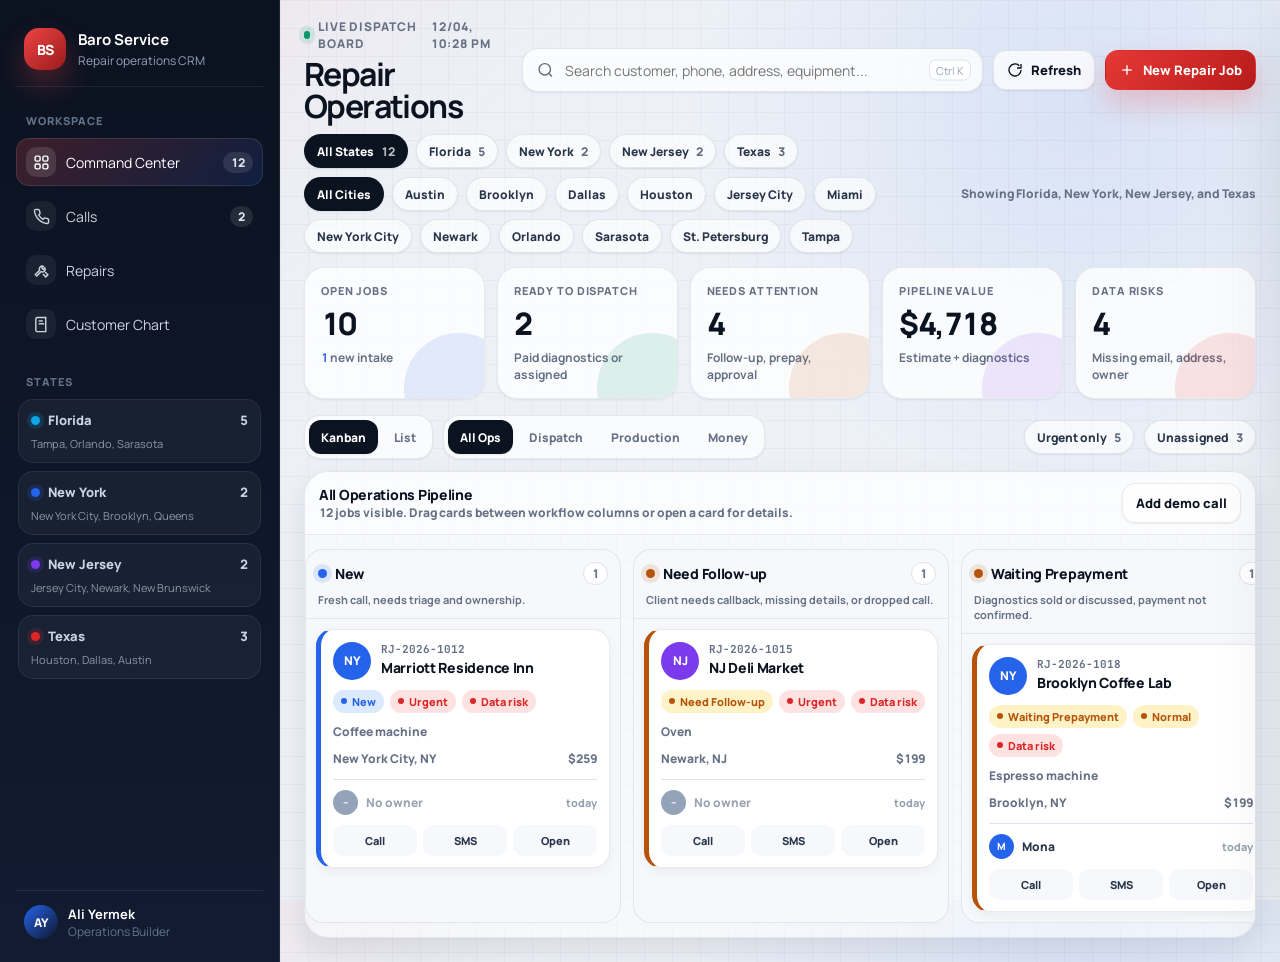
<file: crm-prototype/repair-job-workspace.html>
<!doctype html>
<html lang="en">
<head>
<meta charset="utf-8" />
<meta name="viewport" content="width=device-width, initial-scale=1, viewport-fit=cover" />
<meta name="theme-color" content="#0b1220" />
<title>Baro CRM - Repair Operations Command Center</title>
<link rel="preconnect" href="https://fonts.googleapis.com" />
<link rel="preconnect" href="https://fonts.gstatic.com" crossorigin />
<link href="https://fonts.googleapis.com/css2?family=Manrope:wght@400;500;600;700;800&family=JetBrains+Mono:wght@500;600&display=swap" rel="stylesheet" />
<style>
  :root {
    --bg: #edf1f7;
    --bg-grid: rgba(15, 23, 42, .035);
    --surface: #ffffff;
    --surface-2: #f6f8fb;
    --surface-3: #eef2f7;
    --ink: #0b1220;
    --ink-2: #273449;
    --muted: #667085;
    --faint: #98a2b3;
    --line: #dce3ec;
    --line-2: #cbd5e1;
    --nav: #0b1220;
    --nav-2: #111c32;
    --brand: #e53935;
    --brand-dark: #b91c1c;
    --blue: #2563eb;
    --cyan: #0891b2;
    --green: #059669;
    --amber: #b45309;
    --purple: #7c3aed;
    --red: #dc2626;
    --slate: #475569;
    --blue-bg: #dbeafe;
    --cyan-bg: #cffafe;
    --green-bg: #d1fae5;
    --amber-bg: #fef3c7;
    --purple-bg: #ede9fe;
    --red-bg: #fee2e2;
    --slate-bg: #e2e8f0;
    --radius-sm: 8px;
    --radius: 14px;
    --radius-lg: 22px;
    --shadow-sm: 0 1px 2px rgba(15, 23, 42, .08);
    --shadow: 0 12px 28px rgba(15, 23, 42, .10);
    --shadow-lg: 0 30px 80px rgba(15, 23, 42, .22);
  }

  * { box-sizing: border-box; }
  html, body { height: 100%; }
  body {
    margin: 0;
    color: var(--ink);
    font-family: Manrope, ui-sans-serif, system-ui, -apple-system, BlinkMacSystemFont, "Segoe UI", sans-serif;
    font-size: 14px;
    background:
      linear-gradient(135deg, rgba(229, 57, 53, .07), transparent 28%),
      radial-gradient(circle at 85% 12%, rgba(37, 99, 235, .10), transparent 30%),
      linear-gradient(var(--bg-grid) 1px, transparent 1px),
      linear-gradient(90deg, var(--bg-grid) 1px, transparent 1px),
      var(--bg);
    background-size: auto, auto, 28px 28px, 28px 28px, auto;
    overflow: hidden;
    font-variant-numeric: tabular-nums;
  }

  button, input, select, textarea { font: inherit; }
  button { border: 0; background: transparent; color: inherit; cursor: pointer; }
  a { color: inherit; }
  :focus-visible { outline: 3px solid rgba(37, 99, 235, .38); outline-offset: 2px; border-radius: 10px; }
  @media (prefers-reduced-motion: reduce) {
    *, *::before, *::after { animation: none !important; transition: none !important; scroll-behavior: auto !important; }
  }

  .sr-only {
    position: absolute;
    width: 1px;
    height: 1px;
    padding: 0;
    margin: -1px;
    overflow: hidden;
    clip: rect(0, 0, 0, 0);
    white-space: nowrap;
    border: 0;
  }

  .app {
    height: 100vh;
    display: grid;
    grid-template-columns: 280px minmax(0, 1fr);
  }

  .sidebar {
    background: linear-gradient(180deg, var(--nav), var(--nav-2));
    color: #cbd5e1;
    padding: 22px 16px;
    display: flex;
    flex-direction: column;
    gap: 18px;
    border-right: 1px solid rgba(255,255,255,.08);
  }

  .brand {
    display: flex;
    align-items: center;
    gap: 12px;
    padding: 6px 8px 16px;
    border-bottom: 1px solid rgba(255,255,255,.08);
  }

  .brand-mark {
    width: 42px;
    height: 42px;
    border-radius: 15px;
    display: grid;
    place-items: center;
    color: #fff;
    font-weight: 900;
    letter-spacing: -.04em;
    background:
      linear-gradient(135deg, #ef4444, #991b1b),
      #ef4444;
    box-shadow: 0 14px 30px rgba(239, 68, 68, .30);
  }

  .brand strong { display: block; color: #fff; font-size: 15px; }
  .brand span { display: block; color: #94a3b8; font-size: 12px; margin-top: 2px; }

  .nav-block { display: grid; gap: 6px; }
  .nav-label {
    padding: 8px 10px 4px;
    color: #64748b;
    font-size: 11px;
    font-weight: 800;
    letter-spacing: .09em;
    text-transform: uppercase;
  }

  .nav-item {
    display: flex;
    align-items: center;
    gap: 10px;
    min-height: 42px;
    padding: 9px 10px;
    border-radius: 13px;
    color: #cbd5e1;
    text-align: left;
    transition: .18s ease;
  }
  .nav-item:hover { background: rgba(255,255,255,.06); color: #fff; }
  .nav-item.active {
    background: linear-gradient(135deg, rgba(239,68,68,.22), rgba(37,99,235,.14));
    color: #fff;
    box-shadow: inset 0 0 0 1px rgba(255,255,255,.10);
  }
  .nav-ico {
    width: 30px;
    height: 30px;
    border-radius: 10px;
    display: grid;
    place-items: center;
    color: currentColor;
    background: rgba(255,255,255,.06);
  }
  .nav-item.active .nav-ico { background: rgba(255,255,255,.12); }
  .nav-count {
    margin-left: auto;
    color: #e2e8f0;
    background: rgba(255,255,255,.10);
    padding: 2px 8px;
    border-radius: 999px;
    font-size: 12px;
    font-weight: 800;
  }

  .state-stack {
    display: grid;
    gap: 8px;
    padding: 0 2px;
  }
  .state-card {
    width: 100%;
    text-align: left;
    border-radius: 15px;
    padding: 11px 12px;
    background: rgba(255,255,255,.045);
    color: #cbd5e1;
    border: 1px solid rgba(255,255,255,.07);
    display: grid;
    gap: 7px;
    transition: .18s ease;
  }
  .state-card:hover { background: rgba(255,255,255,.075); }
  .state-card.active {
    background: #fff;
    color: var(--ink);
    border-color: #fff;
    box-shadow: var(--shadow);
  }
  .state-top { display: flex; align-items: center; gap: 8px; }
  .state-dot { width: 9px; height: 9px; border-radius: 99px; background: var(--state-color); box-shadow: 0 0 0 4px color-mix(in srgb, var(--state-color) 16%, transparent); }
  .state-name { font-weight: 900; font-size: 13px; }
  .state-count { margin-left: auto; font-weight: 900; font-size: 13px; }
  .state-meta { color: inherit; opacity: .65; font-size: 11px; white-space: nowrap; overflow: hidden; text-overflow: ellipsis; }

  .sidebar-foot {
    margin-top: auto;
    display: flex;
    align-items: center;
    gap: 10px;
    padding: 14px 8px 0;
    border-top: 1px solid rgba(255,255,255,.08);
  }

  .avatar {
    width: 34px;
    height: 34px;
    border-radius: 999px;
    display: grid;
    place-items: center;
    flex: none;
    color: #fff;
    font-size: 12px;
    font-weight: 900;
    background: linear-gradient(135deg, #2563eb, #0f172a);
  }

  .main {
    min-width: 0;
    display: grid;
    grid-template-rows: auto auto auto minmax(0, 1fr);
  }

  .topbar {
    padding: 18px 24px 12px;
    display: flex;
    align-items: center;
    gap: 16px;
  }
  .title-wrap { min-width: 0; }
  .eyebrow {
    display: flex;
    align-items: center;
    gap: 8px;
    color: var(--muted);
    font-size: 12px;
    font-weight: 800;
    text-transform: uppercase;
    letter-spacing: .08em;
  }
  .live-dot {
    width: 8px;
    height: 8px;
    border-radius: 99px;
    background: var(--green);
    box-shadow: 0 0 0 5px rgba(5, 150, 105, .12);
  }
  h1 { margin: 6px 0 0; font-size: clamp(26px, 2.5vw, 38px); letter-spacing: -.05em; line-height: 1; }
  .top-actions { margin-left: auto; display: flex; align-items: center; gap: 10px; }

  .search {
    width: min(520px, 36vw);
    position: relative;
  }
  .search input {
    width: 100%;
    height: 44px;
    border: 1px solid rgba(15,23,42,.10);
    background: rgba(255,255,255,.78);
    border-radius: 16px;
    padding: 0 48px 0 42px;
    color: var(--ink);
    box-shadow: var(--shadow-sm);
  }
  .search svg { position: absolute; left: 15px; top: 50%; transform: translateY(-50%); color: var(--muted); }
  .kbd { position: absolute; right: 12px; top: 50%; transform: translateY(-50%); color: var(--faint); font-size: 11px; border: 1px solid var(--line); border-radius: 7px; padding: 2px 6px; background: #fff; }

  .btn {
    min-height: 40px;
    display: inline-flex;
    align-items: center;
    justify-content: center;
    gap: 8px;
    border-radius: 13px;
    padding: 9px 13px;
    font-weight: 900;
    font-size: 13px;
    transition: .18s ease;
    border: 1px solid transparent;
    white-space: nowrap;
  }
  .btn svg { width: 16px; height: 16px; }
  .btn-primary { color: #fff; background: linear-gradient(135deg, var(--brand), var(--brand-dark)); box-shadow: 0 14px 28px rgba(229, 57, 53, .24); }
  .btn-primary:hover { transform: translateY(-1px); box-shadow: 0 18px 34px rgba(229, 57, 53, .30); }
  .btn-soft { color: var(--ink); background: rgba(255,255,255,.74); border-color: rgba(15,23,42,.09); box-shadow: var(--shadow-sm); }
  .btn-soft:hover { background: #fff; transform: translateY(-1px); }
  .btn-ghost { color: var(--muted); }
  .btn-ghost:hover { color: var(--ink); background: rgba(255,255,255,.72); }
  .btn-danger { color: var(--red); background: var(--red-bg); }

  .region-bar {
    padding: 0 24px 14px;
    display: grid;
    grid-template-columns: minmax(0, 1fr) auto;
    gap: 14px;
    align-items: center;
  }
  .chips {
    display: flex;
    align-items: center;
    gap: 8px;
    flex-wrap: wrap;
  }
  .chip {
    min-height: 34px;
    display: inline-flex;
    align-items: center;
    gap: 7px;
    border-radius: 999px;
    padding: 7px 12px;
    color: var(--ink-2);
    background: rgba(255,255,255,.65);
    border: 1px solid rgba(15,23,42,.09);
    font-size: 12px;
    font-weight: 900;
    box-shadow: var(--shadow-sm);
  }
  .chip:hover { background: #fff; transform: translateY(-1px); }
  .chip.active { color: #fff; background: var(--chip-color, var(--ink)); border-color: transparent; }
  .chip .mini { opacity: .72; font-weight: 800; }
  .ops-note {
    color: var(--muted);
    font-size: 12px;
    font-weight: 800;
  }

  .metrics {
    padding: 0 24px 16px;
    display: grid;
    grid-template-columns: repeat(5, minmax(0, 1fr));
    gap: 12px;
  }
  .metric {
    position: relative;
    overflow: hidden;
    min-height: 112px;
    background: rgba(255,255,255,.78);
    border: 1px solid rgba(15,23,42,.08);
    border-radius: 20px;
    padding: 15px 16px;
    box-shadow: var(--shadow-sm);
  }
  .metric::after {
    content: "";
    position: absolute;
    inset: auto -30px -45px auto;
    width: 110px;
    height: 110px;
    border-radius: 999px;
    background: color-mix(in srgb, var(--metric-color, var(--blue)) 12%, transparent);
  }
  .metric-label { color: var(--muted); font-size: 11px; text-transform: uppercase; letter-spacing: .08em; font-weight: 900; }
  .metric-value { margin-top: 10px; font-size: 31px; line-height: 1; letter-spacing: -.05em; font-weight: 900; }
  .metric-foot { margin-top: 10px; color: var(--muted); font-size: 12px; font-weight: 700; }
  .metric strong { color: var(--metric-color, var(--blue)); }

  .workbench {
    min-height: 0;
    padding: 0 24px 24px;
    display: grid;
    grid-template-rows: auto minmax(0, 1fr);
    gap: 12px;
  }

  .toolbar {
    display: flex;
    gap: 10px;
    align-items: center;
    flex-wrap: wrap;
  }
  .segmented {
    display: inline-flex;
    background: rgba(255,255,255,.72);
    border: 1px solid rgba(15,23,42,.09);
    border-radius: 16px;
    padding: 4px;
    gap: 4px;
    box-shadow: var(--shadow-sm);
  }
  .segmented button {
    min-height: 34px;
    border-radius: 12px;
    padding: 7px 12px;
    color: var(--muted);
    font-weight: 900;
    font-size: 12px;
  }
  .segmented button.active { background: var(--ink); color: #fff; box-shadow: var(--shadow-sm); }
  .toolbar-spacer { flex: 1; }

  .board-shell, .table-shell {
    min-height: 0;
    background: rgba(255,255,255,.52);
    border: 1px solid rgba(15,23,42,.08);
    border-radius: 24px;
    box-shadow: var(--shadow);
    overflow: hidden;
  }
  .board-shell {
    display: grid;
    grid-template-rows: auto minmax(0, 1fr);
  }

  .board-top {
    min-height: 54px;
    display: flex;
    align-items: center;
    gap: 10px;
    padding: 11px 14px;
    border-bottom: 1px solid rgba(15,23,42,.08);
    background: rgba(255,255,255,.58);
  }
  .board-title { font-weight: 900; letter-spacing: -.02em; }
  .board-subtitle { color: var(--muted); font-size: 12px; font-weight: 800; }

  .board {
    height: 100%;
    min-height: 0;
    display: flex;
    gap: 12px;
    overflow: auto;
    padding: 14px;
    scroll-snap-type: x proximity;
  }
  .column {
    width: 316px;
    min-width: 316px;
    display: flex;
    flex-direction: column;
    max-height: 100%;
    border-radius: 18px;
    background: rgba(246,248,251,.94);
    border: 1px solid rgba(15,23,42,.08);
    scroll-snap-align: start;
  }
  .column.drop-target {
    border-color: color-mix(in srgb, var(--col-color, var(--blue)) 65%, #fff);
    box-shadow: inset 0 0 0 2px color-mix(in srgb, var(--col-color, var(--blue)) 25%, transparent);
  }
  .column-head {
    padding: 12px 12px 10px;
    display: grid;
    gap: 8px;
    border-bottom: 1px solid rgba(15,23,42,.08);
  }
  .column-title-row { display: flex; align-items: center; gap: 8px; }
  .col-dot { width: 9px; height: 9px; border-radius: 99px; background: var(--col-color, var(--blue)); box-shadow: 0 0 0 5px color-mix(in srgb, var(--col-color, var(--blue)) 13%, transparent); }
  .column-title { font-weight: 900; letter-spacing: -.02em; }
  .column-count { margin-left: auto; color: var(--muted); font-size: 12px; font-weight: 900; background: #fff; border: 1px solid var(--line); border-radius: 999px; padding: 2px 8px; }
  .column-help { color: var(--muted); font-size: 11px; line-height: 1.35; font-weight: 700; }
  .cards {
    min-height: 100px;
    overflow-y: auto;
    padding: 10px;
    display: grid;
    gap: 10px;
  }
  .empty-column {
    padding: 18px 12px;
    border: 1px dashed var(--line-2);
    border-radius: 14px;
    color: var(--faint);
    font-weight: 800;
    font-size: 12px;
    text-align: center;
  }

  .job-card {
    position: relative;
    background: #fff;
    border: 1px solid rgba(15,23,42,.09);
    border-left: 5px solid var(--state-color, var(--blue));
    border-radius: 17px;
    padding: 12px 12px 11px;
    box-shadow: 0 4px 12px rgba(15,23,42,.05);
    transition: transform .18s ease, box-shadow .18s ease, border-color .18s ease;
  }
  .job-card:hover { transform: translateY(-2px); box-shadow: 0 16px 32px rgba(15,23,42,.12); border-color: rgba(15,23,42,.18); }
  .job-card.dragging { opacity: .45; transform: rotate(1deg) scale(.98); }
  .card-top { display: flex; align-items: flex-start; gap: 10px; }
  .card-main { min-width: 0; flex: 1; }
  .card-id { color: var(--muted); font-family: "JetBrains Mono", monospace; font-size: 11px; font-weight: 700; }
  .card-title { margin-top: 3px; color: var(--ink); font-size: 14px; font-weight: 900; line-height: 1.25; letter-spacing: -.02em; }
  .card-badges { display: flex; flex-wrap: wrap; gap: 6px; margin-top: 10px; }
  .badge {
    display: inline-flex;
    align-items: center;
    gap: 5px;
    border-radius: 999px;
    padding: 4px 8px;
    font-size: 11px;
    font-weight: 900;
    color: var(--badge-color, var(--slate));
    background: var(--badge-bg, var(--slate-bg));
  }
  .badge-dot { width: 6px; height: 6px; border-radius: 99px; background: currentColor; }
  .card-line {
    margin-top: 10px;
    display: flex;
    gap: 8px;
    align-items: center;
    color: var(--muted);
    font-size: 12px;
    font-weight: 800;
    min-width: 0;
  }
  .card-line span { overflow: hidden; text-overflow: ellipsis; white-space: nowrap; }
  .card-footer {
    margin-top: 12px;
    padding-top: 10px;
    border-top: 1px solid var(--line);
    display: flex;
    align-items: center;
    gap: 8px;
  }
  .mini-avatar { width: 25px; height: 25px; border-radius: 999px; display: grid; place-items: center; color: #fff; font-weight: 900; font-size: 10px; background: #334155; }
  .owner { min-width: 0; color: var(--ink-2); font-size: 12px; font-weight: 900; white-space: nowrap; overflow: hidden; text-overflow: ellipsis; }
  .card-time { margin-left: auto; color: var(--faint); font-size: 11px; font-weight: 800; }
  .card-actions { display: flex; gap: 6px; margin-top: 10px; }
  .mini-btn {
    flex: 1;
    min-height: 31px;
    border-radius: 10px;
    background: var(--surface-2);
    color: var(--ink-2);
    font-size: 11px;
    font-weight: 900;
  }
  .mini-btn:hover { background: var(--ink); color: #fff; }

  .table-shell { display: none; }
  .table-scroll { overflow: auto; height: 100%; }
  table { width: 100%; border-collapse: collapse; background: rgba(255,255,255,.78); }
  th, td { text-align: left; padding: 13px 14px; border-bottom: 1px solid var(--line); white-space: nowrap; }
  th { color: var(--muted); font-size: 11px; text-transform: uppercase; letter-spacing: .08em; font-weight: 900; background: rgba(246,248,251,.94); position: sticky; top: 0; z-index: 1; }
  tr { cursor: pointer; }
  tr:hover td { background: #fff; }

  .inspector-overlay {
    position: fixed;
    inset: 0;
    background: rgba(15, 23, 42, .22);
    backdrop-filter: blur(3px);
    opacity: 0;
    pointer-events: none;
    transition: .22s ease;
    z-index: 30;
  }
  .inspector-overlay.open { opacity: 1; pointer-events: auto; }

  .inspector {
    position: fixed;
    inset: 0 0 0 auto;
    width: min(620px, calc(100vw - 28px));
    background: #fff;
    border-left: 1px solid var(--line);
    box-shadow: var(--shadow-lg);
    transform: translateX(104%);
    transition: transform .30s cubic-bezier(.22, 1, .36, 1);
    display: grid;
    grid-template-rows: auto auto auto minmax(0, 1fr) auto;
    z-index: 40;
  }
  .inspector.open { transform: translateX(0); }
  .drawer-head {
    padding: 22px 22px 18px;
    color: #fff;
    background:
      radial-gradient(circle at 85% 10%, rgba(255,255,255,.18), transparent 28%),
      linear-gradient(135deg, #111827, #0b1220 62%, #7f1d1d);
  }
  .drawer-top { display: flex; gap: 13px; align-items: flex-start; }
  .drawer-title { min-width: 0; flex: 1; }
  .drawer-id { color: rgba(255,255,255,.62); font-family: "JetBrains Mono", monospace; font-size: 12px; font-weight: 700; }
  .drawer-title h2 { margin: 5px 0 7px; font-size: 25px; line-height: 1.08; letter-spacing: -.04em; }
  .drawer-meta { display: flex; flex-wrap: wrap; gap: 8px; color: rgba(255,255,255,.72); font-size: 12px; font-weight: 800; }
  .close-btn { width: 40px; height: 40px; border-radius: 14px; display: grid; place-items: center; color: rgba(255,255,255,.80); background: rgba(255,255,255,.10); }
  .close-btn:hover { background: rgba(255,255,255,.18); color: #fff; }

  .drawer-status {
    padding: 13px 18px;
    display: flex;
    gap: 10px;
    align-items: center;
    border-bottom: 1px solid var(--line);
    background: var(--surface-2);
  }
  .status-select {
    min-height: 38px;
    border-radius: 12px;
    border: 1px solid var(--line-2);
    padding: 0 10px;
    font-weight: 900;
    color: var(--ink);
    background: #fff;
  }
  .next-box {
    margin-left: auto;
    display: flex;
    align-items: center;
    gap: 8px;
    color: var(--muted);
    font-size: 12px;
    font-weight: 900;
  }

  .tabs {
    display: flex;
    gap: 3px;
    overflow-x: auto;
    padding: 8px 12px 0;
    background: #fff;
    border-bottom: 1px solid var(--line);
  }
  .tab {
    min-height: 40px;
    padding: 9px 12px;
    border-radius: 12px 12px 0 0;
    color: var(--muted);
    font-weight: 900;
    font-size: 12px;
  }
  .tab.active { background: var(--surface-2); color: var(--ink); }
  .drawer-body { min-height: 0; overflow: auto; padding: 18px; background: #fff; }
  .panel-grid { display: grid; gap: 14px; }
  .callout {
    padding: 15px;
    border-radius: 17px;
    background: linear-gradient(135deg, #fff7ed, #fff);
    border: 1px solid #fed7aa;
  }
  .callout-label { color: var(--amber); font-size: 11px; font-weight: 900; text-transform: uppercase; letter-spacing: .08em; }
  .callout-text { margin-top: 7px; font-weight: 900; line-height: 1.45; color: var(--ink); }
  .group {
    border: 1px solid var(--line);
    border-radius: 17px;
    overflow: hidden;
    background: #fff;
  }
  .group h3 {
    margin: 0;
    padding: 13px 14px;
    font-size: 13px;
    letter-spacing: -.01em;
    background: var(--surface-2);
    border-bottom: 1px solid var(--line);
  }
  .field {
    display: grid;
    grid-template-columns: 150px minmax(0, 1fr);
    gap: 12px;
    padding: 12px 14px;
    border-bottom: 1px solid var(--line);
  }
  .field:last-child { border-bottom: 0; }
  .field .k { color: var(--muted); font-size: 12px; font-weight: 900; }
  .field .v { min-width: 0; color: var(--ink); font-size: 13px; font-weight: 800; overflow-wrap: anywhere; }
  .field .empty { color: var(--red); }
  .timeline { position: relative; display: grid; gap: 12px; padding: 4px 0; }
  .event {
    position: relative;
    padding: 12px 14px 12px 38px;
    border: 1px solid var(--line);
    border-radius: 15px;
    background: #fff;
  }
  .event::before {
    content: "";
    position: absolute;
    left: 14px;
    top: 16px;
    width: 10px;
    height: 10px;
    border-radius: 99px;
    background: var(--green);
    box-shadow: 0 0 0 5px rgba(5,150,105,.12);
  }
  .event.current::before { background: var(--brand); box-shadow: 0 0 0 5px rgba(229,57,53,.13); }
  .event-title { font-weight: 900; }
  .event-meta { margin-top: 3px; color: var(--muted); font-size: 12px; font-weight: 700; }
  .transcript {
    max-height: 300px;
    overflow: auto;
    white-space: pre-wrap;
    padding: 14px;
    border-radius: 15px;
    background: #0b1220;
    color: #dbeafe;
    font-family: "JetBrains Mono", monospace;
    font-size: 12px;
    line-height: 1.65;
  }
  .drawer-actions {
    display: grid;
    grid-template-columns: repeat(4, 1fr);
    gap: 10px;
    padding: 14px;
    border-top: 1px solid var(--line);
    background: var(--surface-2);
  }

  .toast {
    position: fixed;
    left: 50%;
    bottom: 24px;
    transform: translate(-50%, 18px);
    opacity: 0;
    pointer-events: none;
    z-index: 60;
    background: #0b1220;
    color: #fff;
    border-radius: 999px;
    padding: 12px 16px;
    box-shadow: var(--shadow-lg);
    font-weight: 900;
    transition: .22s ease;
  }
  .toast.open { opacity: 1; transform: translate(-50%, 0); }

  @media (max-width: 1180px) {
    .app { grid-template-columns: 84px minmax(0, 1fr); }
    .brand div:not(.brand-mark), .nav-item span:not(.nav-count), .nav-label, .state-card, .sidebar-foot div:not(.avatar) { display: none; }
    .nav-item { justify-content: center; }
    .nav-count { position: absolute; transform: translate(18px, -12px); }
    .sidebar { padding-inline: 12px; }
    .metrics { grid-template-columns: repeat(2, minmax(0, 1fr)); }
    .search { width: min(420px, 42vw); }
  }
  @media (max-width: 820px) {
    body { overflow: auto; }
    .app { min-height: 100vh; grid-template-columns: 1fr; }
    .sidebar { display: none; }
    .main { min-height: 100vh; }
    .topbar, .region-bar, .metrics, .workbench { padding-inline: 14px; }
    .topbar { align-items: flex-start; flex-direction: column; }
    .top-actions { margin-left: 0; width: 100%; flex-wrap: wrap; }
    .search { width: 100%; }
    .region-bar { grid-template-columns: 1fr; }
    .metrics { grid-template-columns: 1fr; }
    .board-shell { min-height: 70vh; }
    .drawer-actions { grid-template-columns: 1fr 1fr; }
  }
</style>
</head>
<body>
<div class="app">
  <aside class="sidebar" aria-label="Baro CRM navigation">
    <div class="brand">
      <div class="brand-mark">BS</div>
      <div>
        <strong>Baro Service</strong>
        <span>Repair operations CRM</span>
      </div>
    </div>

    <div class="nav-block">
      <div class="nav-label">Workspace</div>
      <button class="nav-item active"><span class="nav-ico" aria-hidden="true"><svg width="17" height="17" viewBox="0 0 24 24" fill="none" stroke="currentColor" stroke-width="2"><rect x="3" y="3" width="7" height="7" rx="2"/><rect x="14" y="3" width="7" height="7" rx="2"/><rect x="3" y="14" width="7" height="7" rx="2"/><rect x="14" y="14" width="7" height="7" rx="2"/></svg></span><span>Command Center</span><span class="nav-count" id="navCountAll">0</span></button>
      <button class="nav-item"><span class="nav-ico" aria-hidden="true"><svg width="17" height="17" viewBox="0 0 24 24" fill="none" stroke="currentColor" stroke-width="2"><path d="M22 16.9v3a2 2 0 0 1-2.2 2 19.8 19.8 0 0 1-8.6-3.1 19.5 19.5 0 0 1-6-6A19.8 19.8 0 0 1 2.1 4.2 2 2 0 0 1 4.1 2h3a2 2 0 0 1 2 1.7c.1 1 .4 1.9.7 2.8a2 2 0 0 1-.4 2.1L8.1 9.9a16 16 0 0 0 6 6l1.3-1.3a2 2 0 0 1 2.1-.4c.9.3 1.8.6 2.8.7a2 2 0 0 1 1.7 2z"/></svg></span><span>Calls</span><span class="nav-count" id="navCountCalls">0</span></button>
      <button class="nav-item"><span class="nav-ico" aria-hidden="true"><svg width="17" height="17" viewBox="0 0 24 24" fill="none" stroke="currentColor" stroke-width="2"><path d="M14.7 6.3a4 4 0 0 0-5.4 5.4l-6 6 2 2 6-6a4 4 0 0 0 5.4-5.4l-2.3 2.3-2-2 2.3-2.3z"/><path d="m17 14 4 4-3 3-4-4"/></svg></span><span>Repairs</span></button>
      <button class="nav-item"><span class="nav-ico" aria-hidden="true"><svg width="17" height="17" viewBox="0 0 24 24" fill="none" stroke="currentColor" stroke-width="2"><path d="M4 19.5V4a2 2 0 0 1 2-2h12v20H6a2 2 0 0 1-2-2.5z"/><path d="M8 7h6"/><path d="M8 11h8"/></svg></span><span>Customer Chart</span></button>
    </div>

    <div class="nav-block">
      <div class="nav-label">States</div>
      <div class="state-stack" id="sidebarStates"></div>
    </div>

    <div class="sidebar-foot">
      <div class="avatar">AY</div>
      <div>
        <strong style="display:block;color:#fff;font-size:13px;">Ali Yermek</strong>
        <span style="display:block;color:#64748b;font-size:12px;">Operations Builder</span>
      </div>
    </div>
  </aside>

  <main class="main">
    <header class="topbar">
      <div class="title-wrap">
        <div class="eyebrow"><span class="live-dot"></span><span>Live dispatch board</span><span id="clockLabel">05-19 00:00</span></div>
        <h1>Repair Operations</h1>
      </div>
      <div class="top-actions">
        <div class="search" role="search">
          <svg width="17" height="17" viewBox="0 0 24 24" fill="none" stroke="currentColor" stroke-width="2"><circle cx="11" cy="11" r="8"/><path d="m21 21-4.3-4.3"/></svg>
          <label for="globalSearch" class="sr-only">Search jobs</label>
          <input id="globalSearch" type="search" placeholder="Search customer, phone, address, equipment..." autocomplete="off" />
          <span class="kbd">Ctrl K</span>
        </div>
        <button class="btn btn-soft" id="btnRefresh"><svg viewBox="0 0 24 24" fill="none" stroke="currentColor" stroke-width="2"><path d="M21 12a9 9 0 1 1-2.6-6.4"/><path d="M21 3v6h-6"/></svg>Refresh</button>
        <button class="btn btn-primary" id="btnNewJob"><svg viewBox="0 0 24 24" fill="none" stroke="currentColor" stroke-width="2"><path d="M12 5v14"/><path d="M5 12h14"/></svg>New Repair Job</button>
      </div>
    </header>

    <section class="region-bar" aria-label="State and city filters">
      <div>
        <div class="chips" id="stateChips"></div>
        <div class="chips" id="cityChips" style="margin-top:9px;"></div>
      </div>
      <div class="ops-note" id="opsNote">Showing all active states</div>
    </section>

    <section class="metrics" aria-label="Operational metrics">
      <div class="metric" style="--metric-color:var(--blue)"><div class="metric-label">Open jobs</div><div class="metric-value" id="mOpen">0</div><div class="metric-foot"><strong id="mNew">0</strong> new intake</div></div>
      <div class="metric" style="--metric-color:var(--green)"><div class="metric-label">Ready to dispatch</div><div class="metric-value" id="mReady">0</div><div class="metric-foot">Paid diagnostics or assigned</div></div>
      <div class="metric" style="--metric-color:var(--amber)"><div class="metric-label">Needs attention</div><div class="metric-value" id="mAttention">0</div><div class="metric-foot">Follow-up, prepay, approval</div></div>
      <div class="metric" style="--metric-color:var(--purple)"><div class="metric-label">Pipeline value</div><div class="metric-value" id="mValue">$0</div><div class="metric-foot">Estimate + diagnostics</div></div>
      <div class="metric" style="--metric-color:var(--red)"><div class="metric-label">Data risks</div><div class="metric-value" id="mRisks">0</div><div class="metric-foot">Missing email, address, owner</div></div>
    </section>

    <section class="workbench">
      <div class="toolbar">
        <div class="segmented" id="viewTabs" aria-label="View selector">
          <button data-view="board" class="active">Kanban</button>
          <button data-view="list">List</button>
        </div>
        <div class="segmented" id="roleTabs" aria-label="Role board selector">
          <button data-role="all" class="active">All Ops</button>
          <button data-role="dispatch">Dispatch</button>
          <button data-role="production">Production</button>
          <button data-role="money">Money</button>
        </div>
        <div class="toolbar-spacer"></div>
        <button class="chip" id="btnOnlyUrgent" style="--chip-color:var(--red)">Urgent only <span class="mini" id="urgentCount">0</span></button>
        <button class="chip" id="btnOnlyUnassigned" style="--chip-color:var(--slate)">Unassigned <span class="mini" id="unassignedCount">0</span></button>
      </div>

      <section class="board-shell" id="boardShell">
        <div class="board-top">
          <div>
            <div class="board-title" id="boardTitle">All Operations Pipeline</div>
            <div class="board-subtitle" id="boardSubtitle">Drag cards between columns or use the right panel for controlled status changes.</div>
          </div>
          <div class="toolbar-spacer"></div>
          <button class="btn btn-soft" id="btnDemoCall">Add demo call</button>
        </div>
        <div class="board" id="board"></div>
      </section>

      <section class="table-shell" id="tableShell">
        <div class="table-scroll">
          <table>
            <thead>
              <tr>
                <th>Repair Job</th>
                <th>Status</th>
                <th>State / City</th>
                <th>Equipment</th>
                <th>Owner</th>
                <th>Money</th>
                <th>Updated</th>
              </tr>
            </thead>
            <tbody id="tableBody"></tbody>
          </table>
        </div>
      </section>
    </section>
  </main>
</div>

<div class="inspector-overlay" id="drawerOverlay" aria-hidden="true"></div>
<aside class="inspector" id="drawer" role="dialog" aria-modal="true" aria-labelledby="drawerTitle" aria-hidden="true">
  <div class="drawer-head">
    <div class="drawer-top">
      <div class="avatar" id="drawerAvatar" style="width:50px;height:50px;font-size:15px;">BS</div>
      <div class="drawer-title">
        <div class="drawer-id" id="drawerId">RJ-0000</div>
        <h2 id="drawerTitle">Repair Job</h2>
        <div class="drawer-meta">
          <span id="drawerPhone">--</span>
          <span id="drawerPlace">--</span>
          <span id="drawerSource">--</span>
        </div>
      </div>
      <button class="close-btn" id="drawerClose" aria-label="Close right panel"><svg width="18" height="18" viewBox="0 0 24 24" fill="none" stroke="currentColor" stroke-width="2.4"><path d="M18 6 6 18"/><path d="m6 6 12 12"/></svg></button>
    </div>
  </div>

  <div class="drawer-status">
    <span class="badge" id="drawerBadge"><span class="badge-dot"></span><span>New</span></span>
    <label class="sr-only" for="statusSelect">Change status</label>
    <select class="status-select" id="statusSelect"></select>
    <div class="next-box"><span id="nextActionText">No next action</span><button class="btn btn-soft" id="btnAdvance">Advance</button></div>
  </div>

  <nav class="tabs" id="drawerTabs" aria-label="Repair Job sections">
    <button class="tab active" data-tab="overview">Overview</button>
    <button class="tab" data-tab="call">Call</button>
    <button class="tab" data-tab="money">Money</button>
    <button class="tab" data-tab="team">Team</button>
    <button class="tab" data-tab="timeline">Timeline</button>
  </nav>

  <div class="drawer-body" id="drawerBody"></div>

  <div class="drawer-actions">
    <button class="btn btn-soft" data-action="call">Call</button>
    <button class="btn btn-soft" data-action="sms">SMS</button>
    <button class="btn btn-soft" data-action="recording">Recording</button>
    <button class="btn btn-primary" data-action="todo">Create ToDo</button>
  </div>
</aside>

<div class="toast" id="toast" role="status" aria-live="polite"></div>

<script>
const STATES = [
  { key: "all", label: "All States", short: "ALL", color: "#0b1220", cities: [] },
  { key: "FL", label: "Florida", short: "FL", color: "#0ea5e9", cities: ["Tampa", "Orlando", "Sarasota", "Miami", "St. Petersburg"] },
  { key: "NY", label: "New York", short: "NY", color: "#2563eb", cities: ["New York City", "Brooklyn", "Queens"] },
  { key: "NJ", label: "New Jersey", short: "NJ", color: "#7c3aed", cities: ["Jersey City", "Newark", "New Brunswick"] },
  { key: "TX", label: "Texas", short: "TX", color: "#dc2626", cities: ["Houston", "Dallas", "Austin"] }
];

const STATUSES = [
  { key: "New", label: "New", color: "var(--blue)", tone: ["var(--blue)", "var(--blue-bg)"], role: "dispatch", help: "Fresh call, needs triage and ownership." },
  { key: "Need Follow-up", label: "Need Follow-up", color: "var(--amber)", tone: ["var(--amber)", "var(--amber-bg)"], role: "dispatch", help: "Client needs callback, missing details, or dropped call." },
  { key: "Waiting Prepayment", label: "Waiting Prepayment", color: "var(--amber)", tone: ["var(--amber)", "var(--amber-bg)"], role: "dispatch", help: "Diagnostics sold or discussed, payment not confirmed." },
  { key: "Diagnostics Paid", label: "Ready to Dispatch", color: "var(--green)", tone: ["var(--green)", "var(--green-bg)"], role: "dispatch", help: "Diagnostic fee paid. Production can assign a technician." },
  { key: "Technician Assigned", label: "Technician Assigned", color: "var(--purple)", tone: ["var(--purple)", "var(--purple-bg)"], role: "production", help: "Technician owns the job. Confirm ETA and route." },
  { key: "Diagnostics In Progress", label: "In Diagnostics", color: "var(--purple)", tone: ["var(--purple)", "var(--purple-bg)"], role: "production", help: "Technician is diagnosing equipment or preparing report." },
  { key: "Estimate Sent", label: "Estimate / Approval", color: "var(--cyan)", tone: ["var(--cyan)", "var(--cyan-bg)"], role: "money", help: "Estimate sent. Client approval or manager review is needed." },
  { key: "Parts Needed", label: "Parts Needed", color: "var(--amber)", tone: ["var(--amber)", "var(--amber-bg)"], role: "production", help: "Supply chain owns parts lookup, quote, order, and ETA." },
  { key: "Repair In Progress", label: "Repair In Progress", color: "var(--purple)", tone: ["var(--purple)", "var(--purple-bg)"], role: "production", help: "Approved repair is in progress." },
  { key: "Repair Completed", label: "Repair Completed", color: "var(--green)", tone: ["var(--green)", "var(--green-bg)"], role: "money", help: "Work finished. Invoice and payment must be closed." },
  { key: "Paid", label: "Paid / Warranty", color: "var(--green)", tone: ["var(--green)", "var(--green-bg)"], role: "money", help: "Paid job. Warranty window and customer care follow-up." },
  { key: "Lost", label: "Lost / Out", color: "var(--slate)", tone: ["var(--slate)", "var(--slate-bg)"], role: "money", help: "Lost, spam, unrelated, or no service intent." }
];

const NEXT = {
  "New": "Need Follow-up",
  "Need Follow-up": "Waiting Prepayment",
  "Waiting Prepayment": "Diagnostics Paid",
  "Diagnostics Paid": "Technician Assigned",
  "Technician Assigned": "Diagnostics In Progress",
  "Diagnostics In Progress": "Estimate Sent",
  "Estimate Sent": "Repair In Progress",
  "Parts Needed": "Repair In Progress",
  "Repair In Progress": "Repair Completed",
  "Repair Completed": "Paid"
};

const STAFF = {
  mona: { name: "Mona", role: "Dispatcher", color: "#2563eb" },
  vanessa: { name: "Vanessa", role: "Dispatcher", color: "#7c3aed" },
  mohamed: { name: "Mohamed", role: "Production", color: "#0f766e" },
  dima: { name: "Dima", role: "Estimate", color: "#b45309" },
  techRay: { name: "Ray", role: "Technician", color: "#dc2626" },
  techOmar: { name: "Omar", role: "Technician", color: "#2563eb" },
  techLuis: { name: "Luis", role: "Technician", color: "#059669" }
};

let jobs = [
  job("RJ-2026-1012", "Marriott Residence Inn", "NY", "New York City", "New", "Coffee machine", "not brewing correctly", "+1 212 380 5011", "1033 6th Avenue, New York, NY 10018", "", "BaroSite NY", "Google/SMS", "high", null, 259, 0, "Diagnostics requested. Mike will confirm cash/card and call back in five minutes.", "2026-05-18 10:12", 137),
  job("RJ-2026-1013", "Gulf Coast Grill", "FL", "Tampa", "Diagnostics Paid", "Commercial fryer", "not heating; oil temperature drops during rush", "+1 813 564 8399", "410 N Tampa St, Tampa, FL", "manager@gulfgrill.com", "Tampa-Miami", "Google Ads", "high", STAFF.mona, 199, 0, "Diagnostic paid. Needs technician today before dinner service.", "2026-05-19 08:45", 244, STAFF.techLuis),
  job("RJ-2026-1014", "Harbor Sushi", "FL", "Sarasota", "Technician Assigned", "Ice machine", "making thin ice and leaking", "+1 941 879 5827", "1888 Main St, Sarasota, FL", "ops@harborsushi.com", "Sarasota website", "Website", "med", STAFF.vanessa, 199, 0, "Ray assigned. Client asked for ETA text before arrival.", "2026-05-19 09:05", 267, STAFF.techRay),
  job("RJ-2026-1015", "NJ Deli Market", "NJ", "Newark", "Need Follow-up", "Oven", "pilot light goes out", "+1 551 247 1317", "", "", "NJGoogleReklama2", "Google Ads", "high", null, 199, 0, "Caller gave equipment but not address. Follow up required before dispatch.", "2026-05-19 09:18", 58),
  job("RJ-2026-1016", "Houston BBQ House", "TX", "Houston", "Repair In Progress", "Walk-in freezer", "evaporator fan motor failed", "+1 713 597 6912", "2401 Richmond Ave, Houston, TX", "service@houstonbbq.com", "HoustonGoogleAds2", "Google Ads", "high", STAFF.mohamed, 159, 620, "Parts approved. Omar is on site replacing fan motor.", "2026-05-19 09:42", 231, STAFF.techOmar),
  job("RJ-2026-1017", "Austin Cantina", "TX", "Austin", "Estimate Sent", "Kitchen hood", "motor noise and weak pull", "+1 512 640 2400", "77 Rainey St, Austin, TX", "gm@austincantina.com", "Texas SEO", "Organic", "med", STAFF.dima, 159, 740, "Estimate sent. Waiting for owner approval before ordering motor.", "2026-05-19 10:08", 312),
  job("RJ-2026-1018", "Brooklyn Coffee Lab", "NY", "Brooklyn", "Waiting Prepayment", "Espresso machine", "steam wand weak, needs cleaning", "+1 347 439 1347", "88 Wythe Ave, Brooklyn, NY", "", "BaroSite NY", "Website", "med", STAFF.mona, 199, 0, "Diagnostic price accepted. Card collection pending.", "2026-05-19 10:16", 194),
  job("RJ-2026-1019", "Orlando Pizza Works", "FL", "Orlando", "Parts Needed", "Pizza oven", "igniter replacement needed", "+1 407 444 9010", "944 W Colonial Dr, Orlando, FL", "owner@opw.com", "FL-Orlando SMS", "SMS", "med", STAFF.mohamed, 199, 480, "Supply needs igniter ETA and final approval.", "2026-05-19 10:31", 206, STAFF.techLuis),
  job("RJ-2026-1020", "Miami Hotel Kitchen", "FL", "Miami", "Repair Completed", "Dishwasher", "pump replaced and tested", "+1 786 746 9043", "500 Biscayne Blvd, Miami, FL", "facilities@miamihotel.com", "Miami site", "Website", "low", STAFF.vanessa, 199, 390, "Repair complete. Invoice needs to be sent today.", "2026-05-19 10:53", 67, STAFF.techRay),
  job("RJ-2026-1021", "Jersey City Cafe", "NJ", "Jersey City", "Paid", "Coffee machine", "deep cleaning and gasket replacement", "+1 201 555 7744", "424 Arlington Ave, Jersey City, NJ", "hello@jccafe.com", "BaroSite NJ", "Website", "low", STAFF.dima, 199, 359, "Paid. Warranty active for 30 days. Customer care follow-up in 5 days.", "2026-05-19 11:15", 158, STAFF.techOmar),
  job("RJ-2026-1022", "Dallas Steakhouse", "TX", "Dallas", "Lost", "Grill", "asked for part only", "+1 214 555 0199", "", "", "Dallas PPC", "Google Ads", "low", null, 0, 0, "Not a repair lead. Caller wanted to buy parts only.", "2026-05-19 11:32", 31),
  job("RJ-2026-1023", "St. Pete Bakery", "FL", "St. Petersburg", "Diagnostics In Progress", "Commercial mixer", "grinding noise under load", "+1 727 776 0653", "120 Central Ave, St. Petersburg, FL", "baker@stpetebakery.com", "yard signs Tampa", "Yard Sign", "high", STAFF.mohamed, 159, 0, "Technician testing gearbox and belt. Customer needs same-day answer.", "2026-05-19 11:47", 101, STAFF.techLuis)
];

let state = {
  selectedState: "all",
  selectedCity: "all",
  selectedRole: "all",
  view: "board",
  search: "",
  selectedJob: null,
  activeTab: "overview",
  urgentOnly: false,
  unassignedOnly: false,
  dragId: null
};

function job(id, customer, stateKey, city, status, equipment, symptom, phone, address, email, sourceTag, source, urgency, owner, diagnostic, estimate, summary, updated, duration, technician) {
  return {
    id, customer, stateKey, city, status, equipment, symptom, phone, address, email, sourceTag, source, urgency,
    owner, diagnostic, estimate, summary, updated, duration, technician: technician || null,
    updatedAgo: updated.includes("11:") ? "minutes ago" : "today",
    callTranscript: sampleTranscript(customer, equipment, symptom),
    history: [
      { title: "Call received", meta: updated + " via Zadarma", current: false },
      { title: "AI summary created", meta: "Transcript, quality, purpose, and service extracted", current: false },
      { title: status, meta: "Current workflow status", current: true }
    ]
  };
}

function sampleTranscript(customer, equipment, symptom) {
  return "Agent: Baro Service, how can I help?\\nClient: We need someone to check our " + equipment.toLowerCase() + ".\\nAgent: What is happening with it?\\nClient: It is " + symptom + ".\\nAgent: We can schedule diagnostics and send a technician as soon as possible.\\nClient: Please send the details and confirm the ETA.";
}

const $ = (sel) => document.querySelector(sel);
const $$ = (sel) => Array.from(document.querySelectorAll(sel));
const statusByKey = (key) => STATUSES.find(s => s.key === key) || STATUSES[0];
const stateByKey = (key) => STATES.find(s => s.key === key) || STATES[0];
const initials = (name) => name.replace(/^DEMO\\s*-\\s*/i, "").split(/\\s+/).filter(Boolean).slice(0, 2).map(p => p[0]).join("").toUpperCase();
const money = (n) => "$" + Number(n || 0).toLocaleString();
const activeStatuses = new Set(STATUSES.filter(s => !["Paid", "Lost"].includes(s.key)).map(s => s.key));

function filteredJobs() {
  const q = state.search.trim().toLowerCase();
  return jobs.filter(j => {
    if (state.selectedState !== "all" && j.stateKey !== state.selectedState) return false;
    if (state.selectedCity !== "all" && j.city !== state.selectedCity) return false;
    if (state.urgentOnly && j.urgency !== "high") return false;
    if (state.unassignedOnly && (j.owner || j.technician)) return false;
    if (!q) return true;
    return [j.id, j.customer, j.phone, j.address, j.equipment, j.symptom, j.city, j.sourceTag].join(" ").toLowerCase().includes(q);
  });
}

function boardColumns() {
  if (state.selectedRole === "dispatch") return STATUSES.filter(s => ["New", "Need Follow-up", "Waiting Prepayment", "Diagnostics Paid"].includes(s.key));
  if (state.selectedRole === "production") return STATUSES.filter(s => ["Diagnostics Paid", "Technician Assigned", "Diagnostics In Progress", "Parts Needed", "Repair In Progress", "Repair Completed"].includes(s.key));
  if (state.selectedRole === "money") return STATUSES.filter(s => ["Estimate Sent", "Repair Completed", "Paid", "Lost"].includes(s.key));
  return STATUSES;
}

function render() {
  renderStateControls();
  renderMetrics();
  renderBoard();
  renderTable();
  renderLayout();
  updateClock();
}

function renderStateControls() {
  const counts = Object.fromEntries(STATES.map(s => [s.key, 0]));
  jobs.forEach(j => { counts[j.stateKey] = (counts[j.stateKey] || 0) + 1; counts.all += 1; });

  $("#sidebarStates").innerHTML = STATES.filter(s => s.key !== "all").map(s => {
    const cities = s.cities.slice(0, 3).join(", ");
    return `<button class="state-card ${state.selectedState === s.key ? "active" : ""}" data-state="${s.key}" style="--state-color:${s.color}">
      <div class="state-top"><span class="state-dot"></span><span class="state-name">${s.label}</span><span class="state-count">${counts[s.key] || 0}</span></div>
      <div class="state-meta">${cities}</div>
    </button>`;
  }).join("");

  $("#stateChips").innerHTML = STATES.map(s => `<button class="chip ${state.selectedState === s.key ? "active" : ""}" data-state="${s.key}" style="--chip-color:${s.color}">${s.label} <span class="mini">${counts[s.key] || 0}</span></button>`).join("");

  const selected = stateByKey(state.selectedState);
  const cities = state.selectedState === "all"
    ? [...new Set(jobs.map(j => j.city))].sort()
    : selected.cities;
  $("#cityChips").innerHTML = [`<button class="chip ${state.selectedCity === "all" ? "active" : ""}" data-city="all" style="--chip-color:#0b1220">All Cities</button>`]
    .concat(cities.map(city => `<button class="chip ${state.selectedCity === city ? "active" : ""}" data-city="${city}" style="--chip-color:${selected.color || "#0b1220"}">${city}</button>`)).join("");

  $("#navCountAll").textContent = jobs.length;
  $("#navCountCalls").textContent = jobs.filter(j => ["New", "Need Follow-up"].includes(j.status)).length;
  $("#opsNote").textContent = state.selectedState === "all" ? "Showing Florida, New York, New Jersey, and Texas" : `Showing ${selected.label}${state.selectedCity !== "all" ? " / " + state.selectedCity : ""}`;
}

function renderMetrics() {
  const data = filteredJobs();
  const open = data.filter(j => activeStatuses.has(j.status)).length;
  const ready = data.filter(j => ["Diagnostics Paid", "Technician Assigned"].includes(j.status)).length;
  const attention = data.filter(j => ["Need Follow-up", "Waiting Prepayment", "Estimate Sent", "Parts Needed"].includes(j.status)).length;
  const value = data.reduce((sum, j) => sum + Number(j.diagnostic || 0) + Number(j.estimate || 0), 0);
  const risks = data.filter(j => !j.address || !j.email || (!j.owner && !j.technician && j.status !== "Lost")).length;
  $("#mOpen").textContent = open;
  $("#mNew").textContent = data.filter(j => j.status === "New").length;
  $("#mReady").textContent = ready;
  $("#mAttention").textContent = attention;
  $("#mValue").textContent = money(value);
  $("#mRisks").textContent = risks;
  $("#urgentCount").textContent = data.filter(j => j.urgency === "high").length;
  $("#unassignedCount").textContent = data.filter(j => !j.owner && !j.technician).length;
}

function renderBoard() {
  const data = filteredJobs();
  const columns = boardColumns();
  $("#boardTitle").textContent = ({
    all: "All Operations Pipeline",
    dispatch: "Dispatch Board",
    production: "Production Board",
    money: "Money and Warranty Board"
  })[state.selectedRole];
  $("#boardSubtitle").textContent = `${data.length} jobs visible. Drag cards between workflow columns or open a card for details.`;

  $("#board").innerHTML = columns.map(col => {
    const items = data.filter(j => j.status === col.key);
    return `<section class="column" data-status="${col.key}" style="--col-color:${col.color}">
      <div class="column-head">
        <div class="column-title-row"><span class="col-dot"></span><span class="column-title">${col.label}</span><span class="column-count">${items.length}</span></div>
        <div class="column-help">${col.help}</div>
      </div>
      <div class="cards">
        ${items.length ? items.map(renderCard).join("") : `<div class="empty-column">No jobs here</div>`}
      </div>
    </section>`;
  }).join("");
}

function renderCard(j) {
  const st = statusByKey(j.status);
  const region = stateByKey(j.stateKey);
  const owner = j.technician || j.owner;
  const risk = !j.address || !j.email || (!owner && j.status !== "Lost");
  return `<article class="job-card" draggable="true" data-id="${j.id}" style="--state-color:${st.color}">
    <div class="card-top">
      <div class="avatar" style="width:38px;height:38px;background:${region.color};">${region.short}</div>
      <div class="card-main">
        <div class="card-id">${j.id}</div>
        <div class="card-title">${j.customer}</div>
      </div>
    </div>
    <div class="card-badges">
      ${badge(j.status, st.tone[0], st.tone[1])}
      ${badge(j.urgency === "high" ? "Urgent" : j.urgency === "med" ? "Normal" : "Low", j.urgency === "high" ? "var(--red)" : j.urgency === "med" ? "var(--amber)" : "var(--slate)", j.urgency === "high" ? "var(--red-bg)" : j.urgency === "med" ? "var(--amber-bg)" : "var(--slate-bg)")}
      ${risk ? badge("Data risk", "var(--red)", "var(--red-bg)") : ""}
    </div>
    <div class="card-line"><span>${j.equipment}</span></div>
    <div class="card-line"><span>${j.city}, ${j.stateKey}</span><span style="margin-left:auto">${money((j.diagnostic || 0) + (j.estimate || 0))}</span></div>
    <div class="card-footer">
      ${owner ? `<span class="mini-avatar" style="background:${owner.color}">${initials(owner.name)}</span><span class="owner">${owner.name}</span>` : `<span class="mini-avatar" style="background:#94a3b8">--</span><span class="owner" style="color:var(--faint)">No owner</span>`}
      <span class="card-time">${j.updatedAgo}</span>
    </div>
    <div class="card-actions">
      <button class="mini-btn" data-action="call" data-id="${j.id}">Call</button>
      <button class="mini-btn" data-action="sms" data-id="${j.id}">SMS</button>
      <button class="mini-btn" data-action="open" data-id="${j.id}">Open</button>
    </div>
  </article>`;
}

function badge(label, color, bg) {
  return `<span class="badge" style="--badge-color:${color};--badge-bg:${bg}"><span class="badge-dot"></span>${label}</span>`;
}

function renderTable() {
  const data = filteredJobs();
  $("#tableBody").innerHTML = data.map(j => {
    const st = statusByKey(j.status);
    const owner = j.technician || j.owner;
    return `<tr data-id="${j.id}">
      <td><strong>${j.customer}</strong><br><span style="color:var(--muted);font-family:'JetBrains Mono',monospace;font-size:12px">${j.id}</span></td>
      <td>${badge(j.status, st.tone[0], st.tone[1])}</td>
      <td>${j.stateKey} / ${j.city}</td>
      <td>${j.equipment}<br><span style="color:var(--muted);font-size:12px">${j.symptom}</span></td>
      <td>${owner ? owner.name : "<span style='color:var(--red);font-weight:900'>Unassigned</span>"}</td>
      <td>${money((j.diagnostic || 0) + (j.estimate || 0))}</td>
      <td>${j.updated}</td>
    </tr>`;
  }).join("");
}

function renderLayout() {
  $("#boardShell").style.display = state.view === "board" ? "grid" : "none";
  $("#tableShell").style.display = state.view === "list" ? "block" : "none";
  $("#btnOnlyUrgent").classList.toggle("active", state.urgentOnly);
  $("#btnOnlyUnassigned").classList.toggle("active", state.unassignedOnly);
}

function openDrawer(id) {
  const j = jobs.find(x => x.id === id);
  if (!j) return;
  state.selectedJob = id;
  const region = stateByKey(j.stateKey);
  const st = statusByKey(j.status);
  $("#drawerAvatar").textContent = region.short;
  $("#drawerAvatar").style.background = region.color;
  $("#drawerId").textContent = j.id;
  $("#drawerTitle").textContent = j.customer;
  $("#drawerPhone").textContent = j.phone;
  $("#drawerPlace").textContent = `${j.city}, ${region.label}`;
  $("#drawerSource").textContent = j.sourceTag;
  $("#drawerBadge").outerHTML = `<span class="badge" id="drawerBadge" style="--badge-color:${st.tone[0]};--badge-bg:${st.tone[1]}"><span class="badge-dot"></span><span>${j.status}</span></span>`;
  $("#statusSelect").innerHTML = STATUSES.map(s => `<option value="${s.key}" ${s.key === j.status ? "selected" : ""}>${s.label}</option>`).join("");
  const next = NEXT[j.status];
  $("#nextActionText").textContent = next ? `Next: ${statusByKey(next).label}` : "No next action";
  $("#btnAdvance").disabled = !next;
  renderDrawerBody(j);
  $("#drawer").classList.add("open");
  $("#drawer").setAttribute("aria-hidden", "false");
  $("#drawerOverlay").classList.add("open");
  $("#drawerOverlay").setAttribute("aria-hidden", "false");
}

function closeDrawer() {
  state.selectedJob = null;
  $("#drawer").classList.remove("open");
  $("#drawer").setAttribute("aria-hidden", "true");
  $("#drawerOverlay").classList.remove("open");
  $("#drawerOverlay").setAttribute("aria-hidden", "true");
}

function renderDrawerBody(j) {
  const owner = j.technician || j.owner;
  const tab = state.activeTab;
  let html = "";
  if (tab === "overview") {
    html = `<div class="panel-grid">
      <div class="callout"><div class="callout-label">Next best action</div><div class="callout-text">${nextBestAction(j)}</div></div>
      <div class="group"><h3>Customer chart</h3>
        ${field("Business", j.customer)}
        ${field("Phone", `<a href="tel:${j.phone}">${j.phone}</a>`)}
        ${field("Email", j.email || "Not collected", !j.email)}
        ${field("Address", j.address || "Not collected", !j.address)}
        ${field("Area", `${j.city}, ${stateByKey(j.stateKey).label}`)}
        ${field("Source", j.sourceTag + " / " + j.source)}
      </div>
      <div class="group"><h3>Service request</h3>
        ${field("Equipment", j.equipment)}
        ${field("Problem", j.symptom)}
        ${field("Urgency", j.urgency === "high" ? "Emergency / same day" : j.urgency === "med" ? "Normal priority" : "Low priority")}
        ${field("AI summary", j.summary)}
      </div>
    </div>`;
  }
  if (tab === "call") {
    html = `<div class="panel-grid">
      <div class="group"><h3>Zadarma call</h3>
        ${field("Call time", j.updated)}
        ${field("Duration", Math.floor(j.duration / 60) + "m " + (j.duration % 60) + "s")}
        ${field("Recording", `<a href="#">Open recording link</a>`)}
        ${field("Quality", j.duration < 60 ? "Short call. Verify intent." : "Usable call. Data extracted.")}
      </div>
      <div class="group"><h3>Transcript</h3><div style="padding:14px"><div class="transcript">${j.callTranscript}</div></div></div>
    </div>`;
  }
  if (tab === "money") {
    html = `<div class="panel-grid">
      <div class="callout"><div class="callout-label">Money status</div><div class="callout-text">${moneyNarrative(j)}</div></div>
      <div class="group"><h3>Financials</h3>
        ${field("Diagnostic fee", money(j.diagnostic))}
        ${field("Repair estimate", money(j.estimate))}
        ${field("Pipeline total", money((j.diagnostic || 0) + (j.estimate || 0)))}
        ${field("Payment status", j.status === "Paid" ? "Paid" : ["Waiting Prepayment"].includes(j.status) ? "Waiting diagnostic payment" : "Open")}
        ${field("Warranty", j.status === "Paid" ? "30 days active" : "Not active yet")}
      </div>
    </div>`;
  }
  if (tab === "team") {
    html = `<div class="panel-grid">
      <div class="group"><h3>Ownership</h3>
        ${field("Dispatcher / owner", j.owner ? staffLine(j.owner) : "No owner", !j.owner)}
        ${field("Technician", j.technician ? staffLine(j.technician) : "No technician assigned", !j.technician)}
        ${field("Production manager", "Mohamed")}
        ${field("Estimate manager", "Dima")}
      </div>
      <div class="group"><h3>Client work group</h3>
        ${field("Group name", `${j.customer} - ${j.city} - ${j.id}`)}
        ${field("Members", "Dispatcher, Production Manager, Estimate Manager, Technician")}
        ${field("Rule", "Create group automatically when lead is qualified.")}
      </div>
    </div>`;
  }
  if (tab === "timeline") {
    html = `<div class="timeline">${j.history.map(e => `<div class="event ${e.current ? "current" : ""}"><div class="event-title">${e.title}</div><div class="event-meta">${e.meta}</div></div>`).join("")}</div>`;
  }
  $("#drawerBody").innerHTML = html;
}

function field(k, v, empty) {
  return `<div class="field"><span class="k">${k}</span><span class="v ${empty ? "empty" : ""}">${v}</span></div>`;
}

function staffLine(person) {
  return `<span style="display:inline-flex;align-items:center;gap:8px"><span class="mini-avatar" style="background:${person.color}">${initials(person.name)}</span>${person.name} <span style="color:var(--muted);font-size:12px">(${person.role})</span></span>`;
}

function nextBestAction(j) {
  if (!j.address) return "Collect the full service address before dispatch. Do not send a technician without location confirmation.";
  if (!j.email && ["Estimate Sent", "Repair Completed", "Paid"].includes(j.status)) return "Collect email so invoice, estimate, and warranty notes do not disappear.";
  if (j.status === "New") return "Call the client, confirm equipment, address, diagnostic price, and preferred service window.";
  if (j.status === "Waiting Prepayment") return "Collect diagnostic prepayment, then move the job to Ready to Dispatch.";
  if (j.status === "Diagnostics Paid") return "Assign technician and send ETA to the client.";
  if (j.status === "Estimate Sent") return "Follow up for approval. If approved, move to Repair In Progress or Parts Needed.";
  if (j.status === "Repair Completed") return "Send invoice, collect payment, then activate warranty.";
  if (j.status === "Paid") return "Schedule customer care follow-up before warranty expires.";
  return j.summary;
}

function moneyNarrative(j) {
  if (j.status === "Waiting Prepayment") return "Diagnostic was discussed but not collected. This is a revenue leak until someone follows up.";
  if (j.status === "Estimate Sent") return "Repair revenue is waiting for client approval.";
  if (j.status === "Repair Completed") return "Repair is complete. Invoice and payment should be handled immediately.";
  if (j.status === "Paid") return "Money closed. Warranty and future customer care are now the priority.";
  return "Financial data is tracked against diagnostics, estimate, invoice, payment, and warranty.";
}

function setStatus(id, newStatus, reason) {
  const j = jobs.find(x => x.id === id);
  if (!j || j.status === newStatus) return;
  j.status = newStatus;
  j.updated = "05-19 " + new Date().toTimeString().slice(0, 5);
  j.updatedAgo = "just now";
  j.history.push({ title: newStatus, meta: reason || "Status changed", current: true });
  j.history.slice(0, -1).forEach(e => e.current = false);
  render();
  if (state.selectedJob === id) openDrawer(id);
  toast(`${j.customer} moved to ${statusByKey(newStatus).label}`);
}

function updateClock() {
  const d = new Date();
  $("#clockLabel").textContent = d.toLocaleString([], { month: "2-digit", day: "2-digit", hour: "2-digit", minute: "2-digit" });
}

function toast(message) {
  const t = $("#toast");
  t.textContent = message;
  t.classList.add("open");
  clearTimeout(toast.timer);
  toast.timer = setTimeout(() => t.classList.remove("open"), 2600);
}

document.addEventListener("click", (e) => {
  const stateBtn = e.target.closest("[data-state]");
  if (stateBtn) {
    state.selectedState = stateBtn.dataset.state;
    state.selectedCity = "all";
    render();
    return;
  }
  const cityBtn = e.target.closest("[data-city]");
  if (cityBtn) {
    state.selectedCity = cityBtn.dataset.city;
    render();
    return;
  }
  const viewBtn = e.target.closest("#viewTabs button");
  if (viewBtn) {
    state.view = viewBtn.dataset.view;
    $$("#viewTabs button").forEach(b => b.classList.toggle("active", b === viewBtn));
    renderLayout();
    return;
  }
  const roleBtn = e.target.closest("#roleTabs button");
  if (roleBtn) {
    state.selectedRole = roleBtn.dataset.role;
    $$("#roleTabs button").forEach(b => b.classList.toggle("active", b === roleBtn));
    renderBoard();
    return;
  }
  const action = e.target.closest("[data-action]");
  if (action) {
    e.stopPropagation();
    const id = action.dataset.id || state.selectedJob;
    if (action.dataset.action === "open" && id) openDrawer(id);
    else toast(action.dataset.action.charAt(0).toUpperCase() + action.dataset.action.slice(1) + " action prepared");
    return;
  }
  const card = e.target.closest(".job-card");
  if (card) { openDrawer(card.dataset.id); return; }
  const row = e.target.closest("tr[data-id]");
  if (row) { openDrawer(row.dataset.id); return; }
});

document.addEventListener("dragstart", (e) => {
  const card = e.target.closest(".job-card");
  if (!card) return;
  state.dragId = card.dataset.id;
  card.classList.add("dragging");
  e.dataTransfer.effectAllowed = "move";
  e.dataTransfer.setData("text/plain", state.dragId);
});

document.addEventListener("dragend", () => {
  state.dragId = null;
  $$(".job-card").forEach(c => c.classList.remove("dragging"));
  $$(".column").forEach(c => c.classList.remove("drop-target"));
});

document.addEventListener("dragover", (e) => {
  const col = e.target.closest(".column");
  if (!col) return;
  e.preventDefault();
  col.classList.add("drop-target");
});

document.addEventListener("dragleave", (e) => {
  const col = e.target.closest(".column");
  if (col && !col.contains(e.relatedTarget)) col.classList.remove("drop-target");
});

document.addEventListener("drop", (e) => {
  const col = e.target.closest(".column");
  if (!col) return;
  e.preventDefault();
  const id = e.dataTransfer.getData("text/plain") || state.dragId;
  setStatus(id, col.dataset.status, "Dragged on Kanban board");
});

$("#globalSearch").addEventListener("input", (e) => { state.search = e.target.value; render(); });
$("#btnOnlyUrgent").addEventListener("click", () => { state.urgentOnly = !state.urgentOnly; render(); });
$("#btnOnlyUnassigned").addEventListener("click", () => { state.unassignedOnly = !state.unassignedOnly; render(); });
$("#btnRefresh").addEventListener("click", () => { toast("Board refreshed"); render(); });
$("#btnNewJob").addEventListener("click", () => toast("New Repair Job form would open here"));
$("#btnDemoCall").addEventListener("click", () => {
  jobs.unshift(job("RJ-2026-" + (1024 + jobs.length), "New Same-Day Caller", "NJ", "New Brunswick", "New", "Commercial freezer", "not holding temperature", "+1 732 484 9733", "", "", "BaroSite NJ", "Website", "high", null, 199, 0, "New call captured. Needs address confirmation and diagnostic offer.", "2026-05-19 12:01", 88));
  render();
  toast("Demo call added to New");
});

$("#drawerClose").addEventListener("click", closeDrawer);
$("#drawerOverlay").addEventListener("click", closeDrawer);
$("#statusSelect").addEventListener("change", (e) => { if (state.selectedJob) setStatus(state.selectedJob, e.target.value, "Changed from right panel"); });
$("#btnAdvance").addEventListener("click", () => {
  const j = jobs.find(x => x.id === state.selectedJob);
  if (j && NEXT[j.status]) setStatus(j.id, NEXT[j.status], "Advanced using next action");
});

$("#drawerTabs").addEventListener("click", (e) => {
  const tab = e.target.closest(".tab");
  if (!tab) return;
  state.activeTab = tab.dataset.tab;
  $$("#drawerTabs .tab").forEach(t => t.classList.toggle("active", t === tab));
  const j = jobs.find(x => x.id === state.selectedJob);
  if (j) renderDrawerBody(j);
});

window.addEventListener("keydown", (e) => {
  if ((e.ctrlKey || e.metaKey) && e.key.toLowerCase() === "k") {
    e.preventDefault();
    $("#globalSearch").focus();
    $("#globalSearch").select();
  }
  if (e.key === "Escape") closeDrawer();
});

render();
setInterval(updateClock, 30000);
</script>
</body>
</html>
</file>
<file: crm-prototype/styles.css>
﻿:root {
  --ink: #17211c;
  --muted: #65726c;
  --paper: #f5f0e6;
  --paper-strong: #fffaf0;
  --charcoal: #1f2924;
  --line: rgba(31, 41, 36, 0.13);
  --soft-line: rgba(31, 41, 36, 0.08);
  --accent: #c56b39;
  --accent-2: #1f7a63;
  --warning: #b88913;
  --danger: #b4493a;
  --blue: #386f9f;
  --shadow: 0 24px 70px rgba(31, 41, 36, 0.14);
  --radius-xl: 28px;
  --radius-lg: 20px;
  --radius-md: 14px;
  --sidebar: 280px;
  --font-ui: "IBM Plex Sans", "Segoe UI", sans-serif;
  --font-display: "Space Grotesk", "IBM Plex Sans", sans-serif;
}

* {
  box-sizing: border-box;
}

html {
  min-width: 320px;
  background: #e9dfce;
  scroll-behavior: smooth;
}

body {
  margin: 0;
  min-height: 100vh;
  color: var(--ink);
  font-family: var(--font-ui);
  background:
    radial-gradient(circle at 18% 10%, rgba(197, 107, 57, 0.22), transparent 28rem),
    radial-gradient(circle at 84% 18%, rgba(31, 122, 99, 0.18), transparent 26rem),
    linear-gradient(135deg, #efe4d3 0%, #f7f1e6 44%, #e5d8c4 100%);
  overflow-x: hidden;
}

button,
input {
  font: inherit;
}

button {
  cursor: pointer;
}

.ambient {
  position: fixed;
  z-index: 0;
  pointer-events: none;
  filter: blur(8px);
  opacity: 0.55;
}

.ambient-one {
  inset: 8% auto auto 42%;
  width: 360px;
  height: 360px;
  background: radial-gradient(circle, rgba(197, 107, 57, 0.22), transparent 68%);
}

.ambient-two {
  right: -120px;
  bottom: 4%;
  width: 460px;
  height: 460px;
  background: radial-gradient(circle, rgba(31, 122, 99, 0.18), transparent 70%);
}

.sidebar {
  position: fixed;
  inset: 18px auto 18px 18px;
  z-index: 4;
  width: var(--sidebar);
  display: flex;
  flex-direction: column;
  gap: 22px;
  padding: 22px;
  border: 1px solid var(--line);
  border-radius: var(--radius-xl);
  background: rgba(255, 250, 240, 0.78);
  box-shadow: var(--shadow);
  backdrop-filter: blur(26px);
}

.brand-lockup,
.topbar,
.section-heading,
.call-row,
.job-top,
.status-ticker,
.tech-head,
.action-row,
.history-row,
.timeline-item,
.next-action {
  display: flex;
  align-items: center;
}

.brand-lockup {
  gap: 14px;
}

.brand-mark {
  display: grid;
  width: 48px;
  height: 48px;
  place-items: center;
  border-radius: 16px;
  color: #fffaf0;
  font-family: var(--font-display);
  font-weight: 700;
  letter-spacing: -0.04em;
  background:
    linear-gradient(145deg, rgba(255, 255, 255, 0.2), transparent),
    var(--charcoal);
  box-shadow: inset 0 -10px 22px rgba(0, 0, 0, 0.18);
}

.eyebrow {
  margin: 0 0 4px;
  color: var(--accent);
  font-size: 0.71rem;
  font-weight: 700;
  letter-spacing: 0.14em;
  text-transform: uppercase;
}

h1,
h2,
h3,
p {
  margin-top: 0;
}

h1,
h2,
h3 {
  margin-bottom: 0;
  font-family: var(--font-display);
  letter-spacing: -0.045em;
}

h1 {
  font-size: 1.25rem;
}

h2 {
  font-size: clamp(1.6rem, 2.5vw, 2.4rem);
}

h3 {
  font-size: clamp(1.15rem, 1.6vw, 1.6rem);
}

.nav-stack {
  display: grid;
  gap: 8px;
}

.nav-item,
.ghost-button,
.primary-action,
.secondary-action,
.text-button,
.segmented-control button,
.small-action,
.status-chip,
.control-button {
  border: 0;
  border-radius: 999px;
  transition: transform 180ms ease, background 180ms ease, color 180ms ease, border-color 180ms ease, box-shadow 180ms ease;
}

.nav-item {
  display: flex;
  align-items: center;
  gap: 12px;
  width: 100%;
  padding: 12px 12px;
  color: var(--muted);
  background: transparent;
  text-align: left;
}

.nav-item span {
  width: 8px;
  height: 8px;
  border-radius: 50%;
  background: currentColor;
  opacity: 0.45;
}

.nav-item:hover,
.nav-item.active {
  color: var(--ink);
  background: rgba(31, 41, 36, 0.08);
}

.integration-card {
  margin-top: auto;
  padding: 18px;
  border-radius: 22px;
  background: linear-gradient(160deg, rgba(31, 41, 36, 0.94), rgba(31, 122, 99, 0.86));
  color: #fffaf0;
}

.integration-card strong,
.integration-card span {
  display: block;
}

.integration-card strong {
  margin-bottom: 10px;
  font-family: var(--font-display);
  font-size: 1.05rem;
  line-height: 1.12;
}

.integration-card span,
.sidebar-footer small {
  color: rgba(255, 250, 240, 0.72);
  font-size: 0.82rem;
  line-height: 1.45;
}

.sidebar-footer {
  display: grid;
  gap: 10px;
}

.ghost-button,
.secondary-action,
.text-button,
.small-action,
.control-button {
  color: var(--ink);
  background: rgba(31, 41, 36, 0.07);
}

.ghost-button,
.primary-action,
.secondary-action {
  padding: 11px 16px;
}

.primary-action {
  color: #fffaf0;
  background: var(--accent);
  box-shadow: 0 12px 30px rgba(197, 107, 57, 0.26);
}

.primary-action:hover,
.secondary-action:hover,
.ghost-button:hover,
.text-button:hover,
.small-action:hover,
.control-button:hover {
  transform: translateY(-1px);
}

.app-shell {
  position: relative;
  z-index: 1;
  display: grid;
  gap: 18px;
  min-height: 100vh;
  padding: 18px 18px 36px calc(var(--sidebar) + 38px);
}

.topbar {
  position: sticky;
  top: 0;
  z-index: 3;
  gap: 18px;
  padding: 16px 18px;
  border: 1px solid var(--line);
  border-radius: var(--radius-xl);
  background: rgba(255, 250, 240, 0.72);
  backdrop-filter: blur(28px);
  box-shadow: 0 12px 36px rgba(31, 41, 36, 0.08);
}

.command-search {
  display: flex;
  flex: 1;
  align-items: center;
  gap: 12px;
  min-width: 250px;
  padding: 10px 14px;
  border: 1px solid var(--line);
  border-radius: 999px;
  background: rgba(255, 255, 255, 0.5);
}

.command-search span {
  color: var(--muted);
  font-size: 0.78rem;
  font-weight: 700;
  letter-spacing: 0.12em;
  text-transform: uppercase;
}

.command-search input {
  width: 100%;
  border: 0;
  outline: 0;
  color: var(--ink);
  background: transparent;
}

.topbar-actions {
  display: flex;
  gap: 10px;
  white-space: nowrap;
}

.hero-strip,
.metric-panel,
.module-panel {
  border: 1px solid var(--line);
  background: rgba(255, 250, 240, 0.66);
  box-shadow: 0 18px 52px rgba(31, 41, 36, 0.08);
  backdrop-filter: blur(24px);
}

.hero-strip {
  display: grid;
  grid-template-columns: minmax(0, 1.35fr) minmax(280px, 0.65fr);
  gap: 24px;
  min-height: 210px;
  padding: 30px;
  overflow: hidden;
  border-radius: 34px;
  background:
    linear-gradient(130deg, rgba(31, 41, 36, 0.96), rgba(54, 70, 60, 0.88)),
    radial-gradient(circle at 78% 22%, rgba(197, 107, 57, 0.35), transparent 25rem);
  color: #fffaf0;
}

.hero-copy {
  max-width: 780px;
}

.hero-copy h3 {
  margin-bottom: 14px;
  font-size: clamp(2rem, 4vw, 4.1rem);
  line-height: 0.95;
}

.hero-copy p:not(.eyebrow) {
  max-width: 620px;
  margin-bottom: 0;
  color: rgba(255, 250, 240, 0.72);
  font-size: 1rem;
  line-height: 1.55;
}

.status-ticker {
  align-self: end;
  flex-direction: column;
  gap: 12px;
  align-items: stretch;
}

.ticker-row {
  display: flex;
  justify-content: space-between;
  gap: 20px;
  padding: 14px 16px;
  border: 1px solid rgba(255, 250, 240, 0.12);
  border-radius: 18px;
  color: rgba(255, 250, 240, 0.9);
  background: rgba(255, 250, 240, 0.08);
}

.ticker-row strong {
  color: #fffaf0;
}

.metric-grid {
  display: grid;
  grid-template-columns: repeat(4, minmax(0, 1fr));
  gap: 14px;
}

.metric-panel {
  position: relative;
  min-height: 128px;
  padding: 20px;
  overflow: hidden;
  border-radius: 24px;
}

.metric-panel::after {
  position: absolute;
  right: -24px;
  bottom: -34px;
  width: 110px;
  height: 110px;
  border-radius: 50%;
  background: rgba(31, 41, 36, 0.06);
  content: "";
}

.metric-panel.accent::after { background: rgba(31, 122, 99, 0.14); }
.metric-panel.warning::after { background: rgba(184, 137, 19, 0.16); }
.metric-panel.danger::after { background: rgba(180, 73, 58, 0.16); }

.metric-label {
  color: var(--muted);
  font-size: 0.78rem;
  font-weight: 700;
  letter-spacing: 0.1em;
  text-transform: uppercase;
}

.metric-panel strong {
  display: block;
  margin: 10px 0 4px;
  font-family: var(--font-display);
  font-size: 2.65rem;
  line-height: 0.92;
  letter-spacing: -0.07em;
}

.metric-panel small,
.job-card small,
.field small,
.tech-card small,
.timeline-item small {
  color: var(--muted);
}

.workspace-grid {
  display: grid;
  grid-template-columns: minmax(290px, 0.72fr) minmax(460px, 1.45fr) minmax(340px, 0.9fr);
  gap: 16px;
  align-items: start;
}

.lower-grid {
  display: grid;
  grid-template-columns: minmax(0, 1.05fr) minmax(360px, 0.95fr);
  gap: 16px;
}

.module-panel {
  border-radius: var(--radius-xl);
  padding: 18px;
}

.section-heading {
  justify-content: space-between;
  gap: 14px;
  margin-bottom: 16px;
}

.section-heading.tight {
  margin-bottom: 10px;
}

.text-button,
.small-action,
.control-button {
  padding: 9px 12px;
  font-size: 0.88rem;
  font-weight: 700;
}

.segmented-control {
  display: flex;
  gap: 4px;
  padding: 4px;
  border: 1px solid var(--line);
  border-radius: 999px;
  background: rgba(255, 255, 255, 0.35);
}

.segmented-control button {
  padding: 8px 10px;
  color: var(--muted);
  background: transparent;
  font-size: 0.82rem;
  font-weight: 700;
}

.segmented-control button.active {
  color: #fffaf0;
  background: var(--charcoal);
}

.call-list {
  display: grid;
  gap: 8px;
  max-height: 660px;
  overflow: auto;
  padding-right: 2px;
}

.call-row {
  position: relative;
  gap: 12px;
  width: 100%;
  padding: 13px 12px;
  border: 1px solid transparent;
  border-radius: 18px;
  color: var(--ink);
  background: rgba(255, 255, 255, 0.42);
  text-align: left;
}

.call-row:hover,
.call-row.active {
  border-color: rgba(197, 107, 57, 0.26);
  background: var(--paper-strong);
  transform: translateX(3px);
}

.call-pulse {
  flex: 0 0 10px;
  width: 10px;
  height: 10px;
  border-radius: 50%;
  background: var(--accent-2);
  box-shadow: 0 0 0 0 rgba(31, 122, 99, 0.35);
  animation: pulse 2.2s infinite;
}

.call-row[data-priority="high"] .call-pulse { background: var(--danger); }
.call-row[data-priority="medium"] .call-pulse { background: var(--warning); }

.call-main {
  display: grid;
  flex: 1;
  gap: 3px;
}

.call-main strong {
  font-size: 0.94rem;
}

.call-meta,
.record-id,
.status-chip {
  padding: 5px 8px;
  border-radius: 999px;
  background: rgba(31, 41, 36, 0.08);
  color: var(--muted);
  font-size: 0.72rem;
  font-weight: 700;
}

.kanban {
  display: grid;
  grid-auto-columns: minmax(230px, 1fr);
  grid-auto-flow: column;
  gap: 12px;
  overflow-x: auto;
  padding-bottom: 8px;
}

.kanban-column {
  min-height: 520px;
  padding: 12px;
  border: 1px solid var(--soft-line);
  border-radius: 24px;
  background: rgba(255, 255, 255, 0.28);
}

.column-title {
  display: flex;
  justify-content: space-between;
  align-items: center;
  margin-bottom: 12px;
  padding: 0 2px;
  font-weight: 800;
}

.column-title span {
  color: var(--muted);
  font-size: 0.78rem;
}

.job-stack {
  display: grid;
  gap: 10px;
}

.job-card {
  position: relative;
  display: grid;
  gap: 12px;
  width: 100%;
  padding: 14px;
  border: 1px solid var(--line);
  border-radius: 20px;
  background: rgba(255, 250, 240, 0.82);
  box-shadow: 0 12px 24px rgba(31, 41, 36, 0.07);
  text-align: left;
  transition: transform 180ms ease, box-shadow 180ms ease, border-color 180ms ease;
}

.job-card:hover,
.job-card.active {
  border-color: rgba(197, 107, 57, 0.38);
  box-shadow: 0 18px 34px rgba(31, 41, 36, 0.11);
  transform: translateY(-3px);
}

.job-top {
  justify-content: space-between;
  gap: 8px;
}

.job-card strong {
  font-family: var(--font-display);
  font-size: 1rem;
}

.job-tags,
.action-grid,
.inspector-controls,
.field-grid,
.mini-metrics {
  display: flex;
  flex-wrap: wrap;
  gap: 8px;
}

.status-chip[data-tone="sales"] { background: rgba(197, 107, 57, 0.14); color: var(--accent); }
.status-chip[data-tone="production"] { background: rgba(56, 111, 159, 0.13); color: var(--blue); }
.status-chip[data-tone="money"] { background: rgba(31, 122, 99, 0.14); color: var(--accent-2); }
.status-chip[data-tone="risk"] { background: rgba(180, 73, 58, 0.14); color: var(--danger); }

.inspector {
  position: sticky;
  top: 106px;
}

.customer-card {
  display: grid;
  gap: 16px;
}

.customer-hero {
  padding: 18px;
  border-radius: 24px;
  color: #fffaf0;
  background:
    linear-gradient(140deg, rgba(31, 41, 36, 0.98), rgba(31, 122, 99, 0.88)),
    radial-gradient(circle at 85% 20%, rgba(197, 107, 57, 0.35), transparent 16rem);
}

.customer-hero h4 {
  margin: 0 0 8px;
  font-family: var(--font-display);
  font-size: 1.55rem;
  letter-spacing: -0.05em;
}

.customer-hero p {
  margin-bottom: 0;
  color: rgba(255, 250, 240, 0.76);
  line-height: 1.5;
}

.mini-metrics {
  margin-top: 16px;
}

.mini-metric {
  display: grid;
  min-width: 92px;
  gap: 2px;
  padding: 10px;
  border: 1px solid rgba(255, 250, 240, 0.12);
  border-radius: 16px;
  background: rgba(255, 250, 240, 0.08);
}

.mini-metric strong {
  font-family: var(--font-display);
  font-size: 1.15rem;
}

.mini-metric span {
  color: rgba(255, 250, 240, 0.65);
  font-size: 0.72rem;
}

.field-grid {
  display: grid;
  grid-template-columns: repeat(2, minmax(0, 1fr));
}

.field {
  min-width: 0;
  padding: 11px;
  border: 1px solid var(--soft-line);
  border-radius: 16px;
  background: rgba(255, 255, 255, 0.35);
}

.field span {
  display: block;
  color: var(--muted);
  font-size: 0.72rem;
  font-weight: 800;
  letter-spacing: 0.08em;
  text-transform: uppercase;
}

.field strong {
  display: block;
  margin-top: 4px;
  font-size: 0.9rem;
  overflow-wrap: anywhere;
}

.inspector-controls {
  margin-top: 2px;
}

.control-button.primary {
  color: #fffaf0;
  background: var(--accent);
}

.control-button.success {
  color: #fffaf0;
  background: var(--accent-2);
}

.control-button.danger {
  color: #fffaf0;
  background: var(--danger);
}

.next-action {
  gap: 12px;
  padding: 14px;
  border: 1px solid rgba(197, 107, 57, 0.24);
  border-radius: 18px;
  background: rgba(197, 107, 57, 0.1);
}

.next-action::before {
  flex: 0 0 10px;
  width: 10px;
  height: 42px;
  border-radius: 999px;
  background: var(--accent);
  content: "";
}

.next-action strong,
.next-action small {
  display: block;
}

.history {
  display: grid;
  gap: 8px;
}

.history-row {
  justify-content: space-between;
  gap: 12px;
  padding: 10px 0;
  border-bottom: 1px solid var(--soft-line);
}

.history-row:last-child {
  border-bottom: 0;
}

.transcript-box {
  max-height: 170px;
  overflow: auto;
  padding: 14px;
  border-radius: 18px;
  background: rgba(31, 41, 36, 0.06);
  color: #39443e;
  font-size: 0.88rem;
  line-height: 1.55;
}

.tech-grid {
  display: grid;
  grid-template-columns: repeat(4, minmax(0, 1fr));
  gap: 12px;
}

.tech-card {
  display: grid;
  gap: 14px;
  padding: 16px;
  border: 1px solid var(--line);
  border-radius: 22px;
  background: rgba(255, 255, 255, 0.42);
}

.tech-head {
  justify-content: space-between;
  gap: 10px;
}

.tech-avatar {
  display: grid;
  width: 42px;
  height: 42px;
  place-items: center;
  border-radius: 14px;
  color: #fffaf0;
  background: var(--charcoal);
  font-family: var(--font-display);
  font-weight: 800;
}

.load-bar {
  height: 8px;
  overflow: hidden;
  border-radius: 999px;
  background: rgba(31, 41, 36, 0.1);
}

.load-bar span {
  display: block;
  height: 100%;
  border-radius: inherit;
  background: linear-gradient(90deg, var(--accent-2), var(--accent));
}

.action-row {
  justify-content: space-between;
  gap: 12px;
}

.timeline {
  display: grid;
  gap: 10px;
}

.timeline-item {
  align-items: flex-start;
  gap: 12px;
  padding: 14px;
  border: 1px solid var(--soft-line);
  border-radius: 18px;
  background: rgba(255, 255, 255, 0.35);
}

.timeline-dot {
  flex: 0 0 11px;
  width: 11px;
  height: 11px;
  margin-top: 4px;
  border-radius: 50%;
  background: var(--accent);
}

.timeline-item strong,
.timeline-item span,
.timeline-item small {
  display: block;
}

.toast {
  position: fixed;
  right: 22px;
  bottom: 22px;
  z-index: 8;
  max-width: 360px;
  padding: 14px 16px;
  border: 1px solid rgba(255, 250, 240, 0.18);
  border-radius: 18px;
  color: #fffaf0;
  background: rgba(31, 41, 36, 0.94);
  box-shadow: var(--shadow);
  opacity: 0;
  transform: translateY(14px);
  transition: opacity 180ms ease, transform 180ms ease;
}

.toast.show {
  opacity: 1;
  transform: translateY(0);
}

.hidden-by-filter {
  display: none !important;
}

@keyframes pulse {
  0% { box-shadow: 0 0 0 0 rgba(31, 122, 99, 0.32); }
  70% { box-shadow: 0 0 0 11px rgba(31, 122, 99, 0); }
  100% { box-shadow: 0 0 0 0 rgba(31, 122, 99, 0); }
}

@media (prefers-reduced-motion: no-preference) {
  .hero-strip,
  .metric-panel,
  .module-panel,
  .sidebar {
    animation: riseIn 520ms ease both;
  }

  .metric-panel:nth-child(2) { animation-delay: 70ms; }
  .metric-panel:nth-child(3) { animation-delay: 120ms; }
  .metric-panel:nth-child(4) { animation-delay: 170ms; }
}

@keyframes riseIn {
  from { opacity: 0; transform: translateY(14px); }
  to { opacity: 1; transform: translateY(0); }
}

@media (max-width: 1320px) {
  .workspace-grid {
    grid-template-columns: minmax(270px, 0.8fr) minmax(460px, 1.2fr);
  }

  .inspector {
    position: relative;
    top: auto;
    grid-column: 1 / -1;
  }

  .tech-grid {
    grid-template-columns: repeat(2, minmax(0, 1fr));
  }
}

@media (max-width: 980px) {
  :root { --sidebar: 0px; }

  .sidebar {
    position: relative;
    inset: auto;
    width: auto;
    margin: 12px;
  }

  .app-shell {
    padding: 0 12px 24px;
  }

  .topbar,
  .hero-strip,
  .workspace-grid,
  .lower-grid,
  .metric-grid {
    grid-template-columns: 1fr;
  }

  .topbar,
  .topbar-actions {
    align-items: stretch;
    flex-direction: column;
  }

  .command-search {
    min-width: 0;
  }

  .hero-strip {
    min-height: auto;
  }
}

@media (max-width: 640px) {
  .nav-stack {
    grid-template-columns: 1fr 1fr;
  }

  .nav-item {
    font-size: 0.82rem;
  }

  .hero-strip,
  .module-panel,
  .metric-panel {
    border-radius: 20px;
    padding: 16px;
  }

  .hero-copy h3 {
    font-size: 2rem;
  }

  .field-grid,
  .tech-grid {
    grid-template-columns: 1fr;
  }

  .kanban {
    grid-auto-columns: 82vw;
  }
}
</file>
